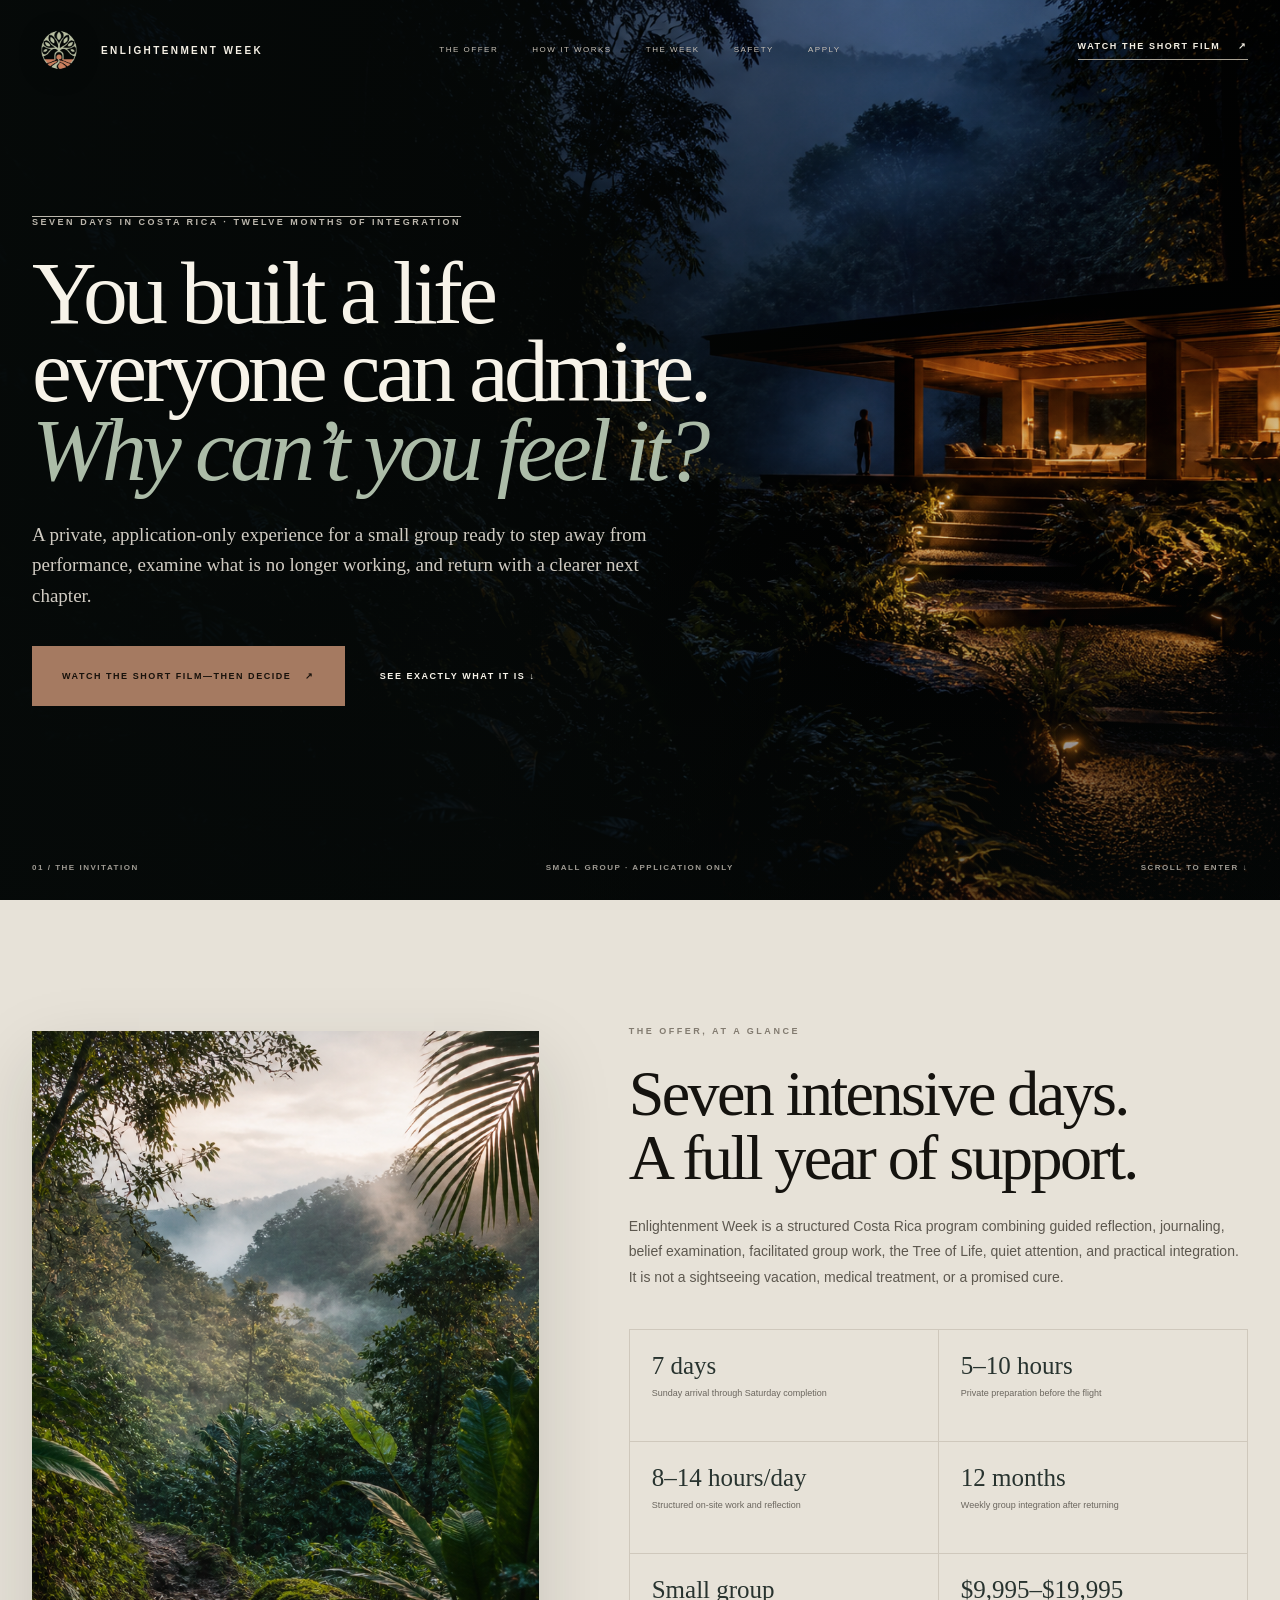
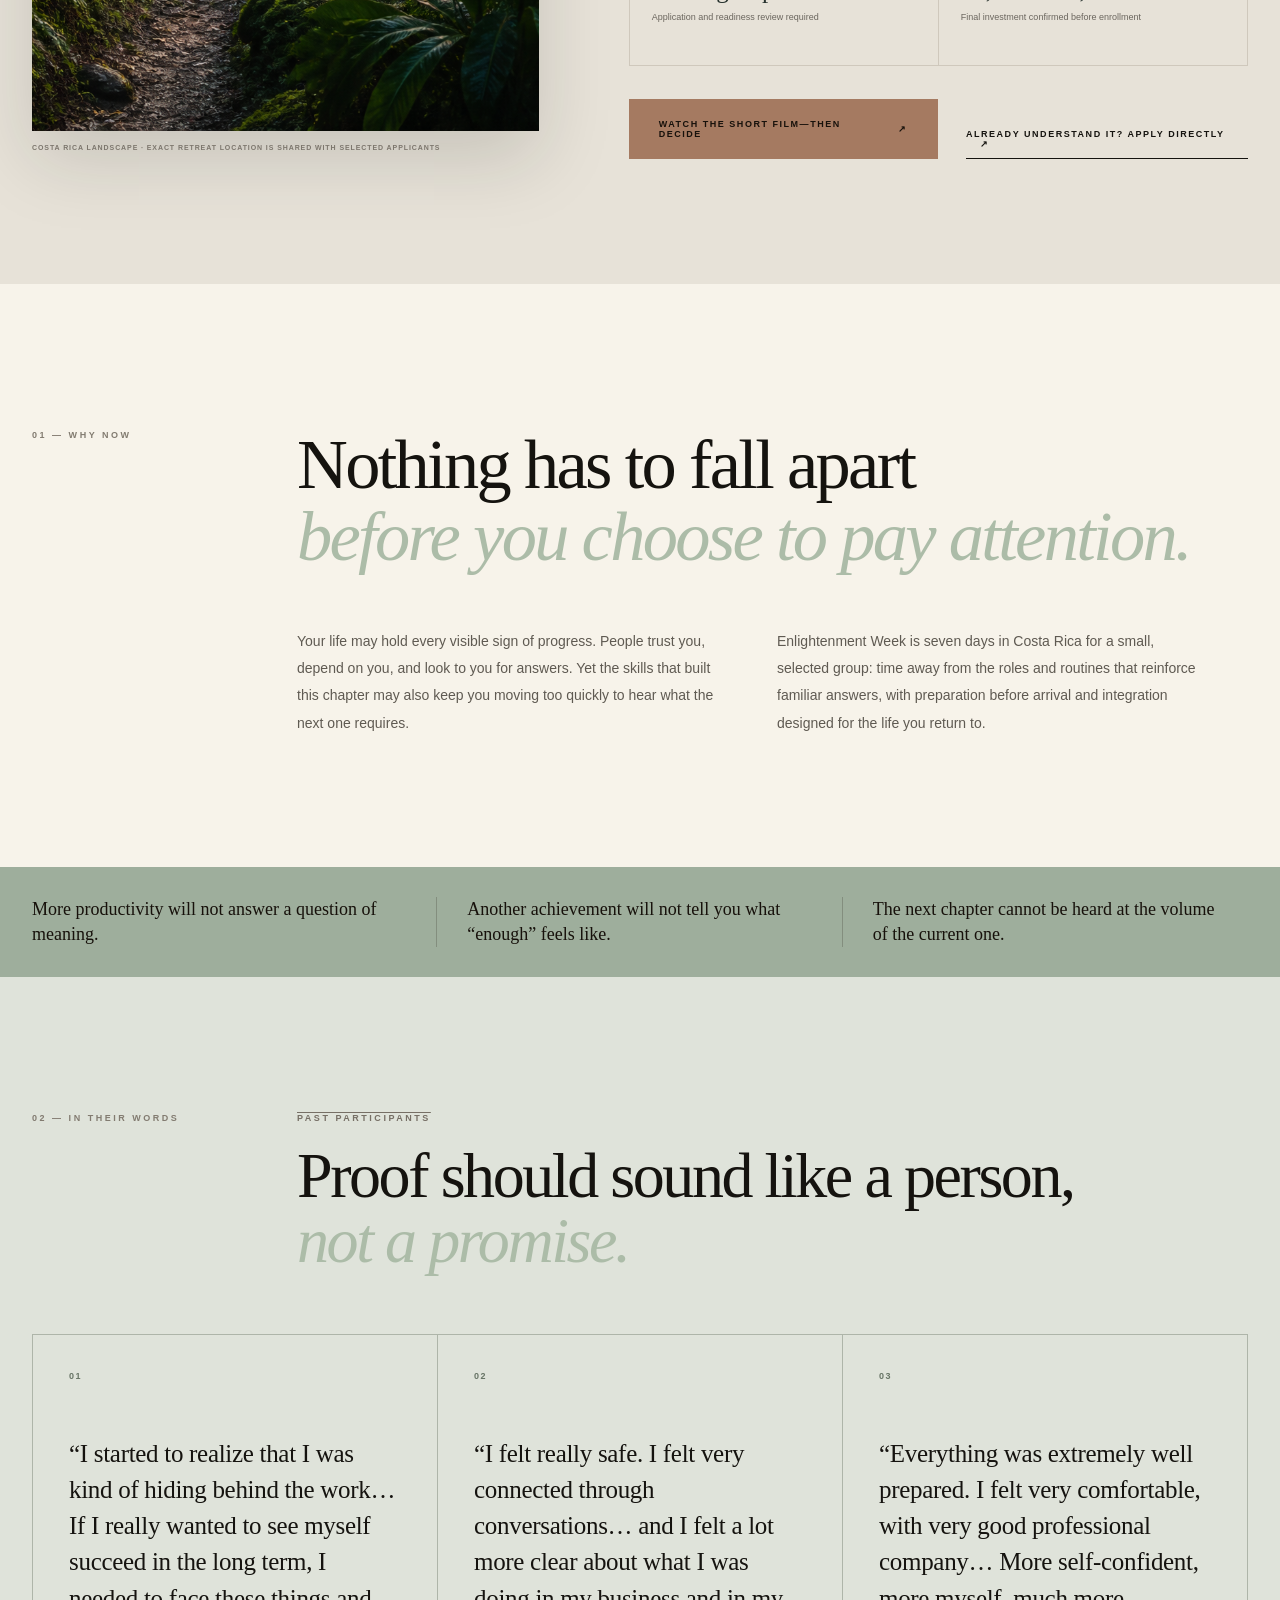
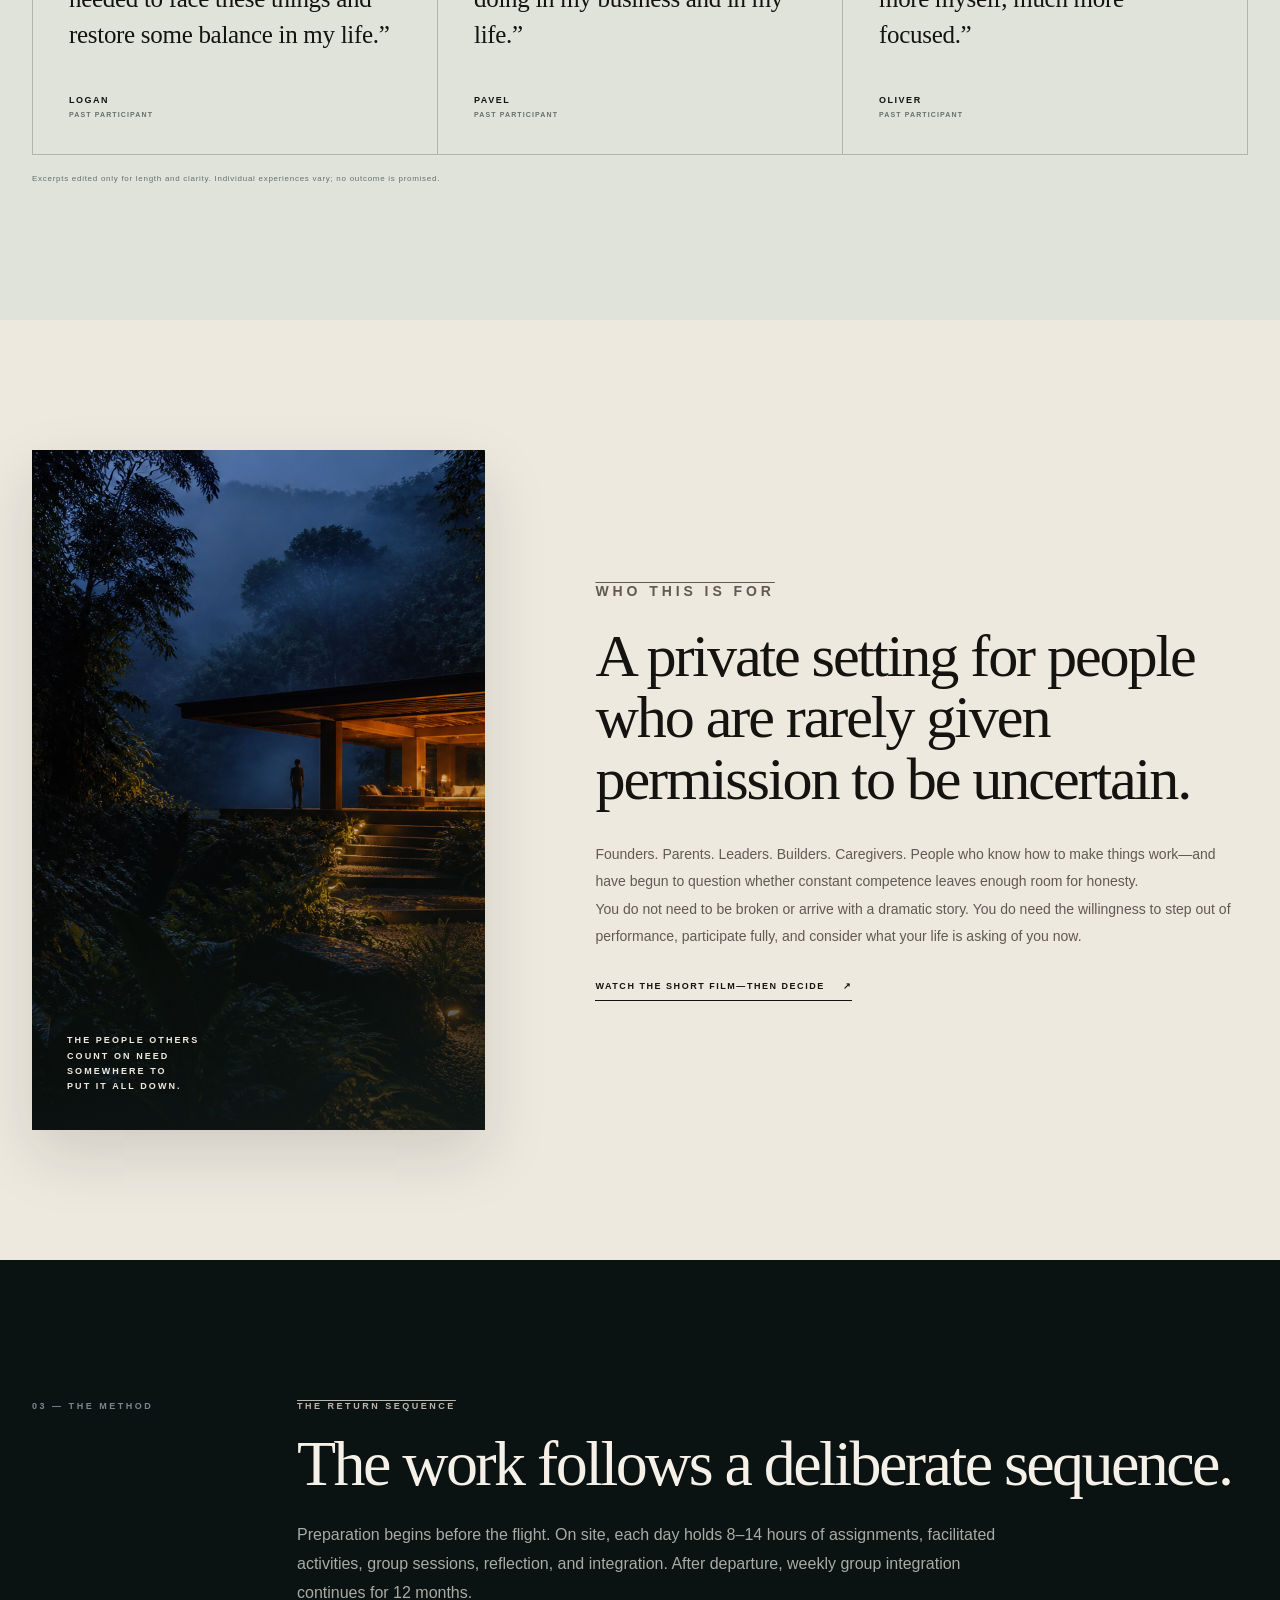
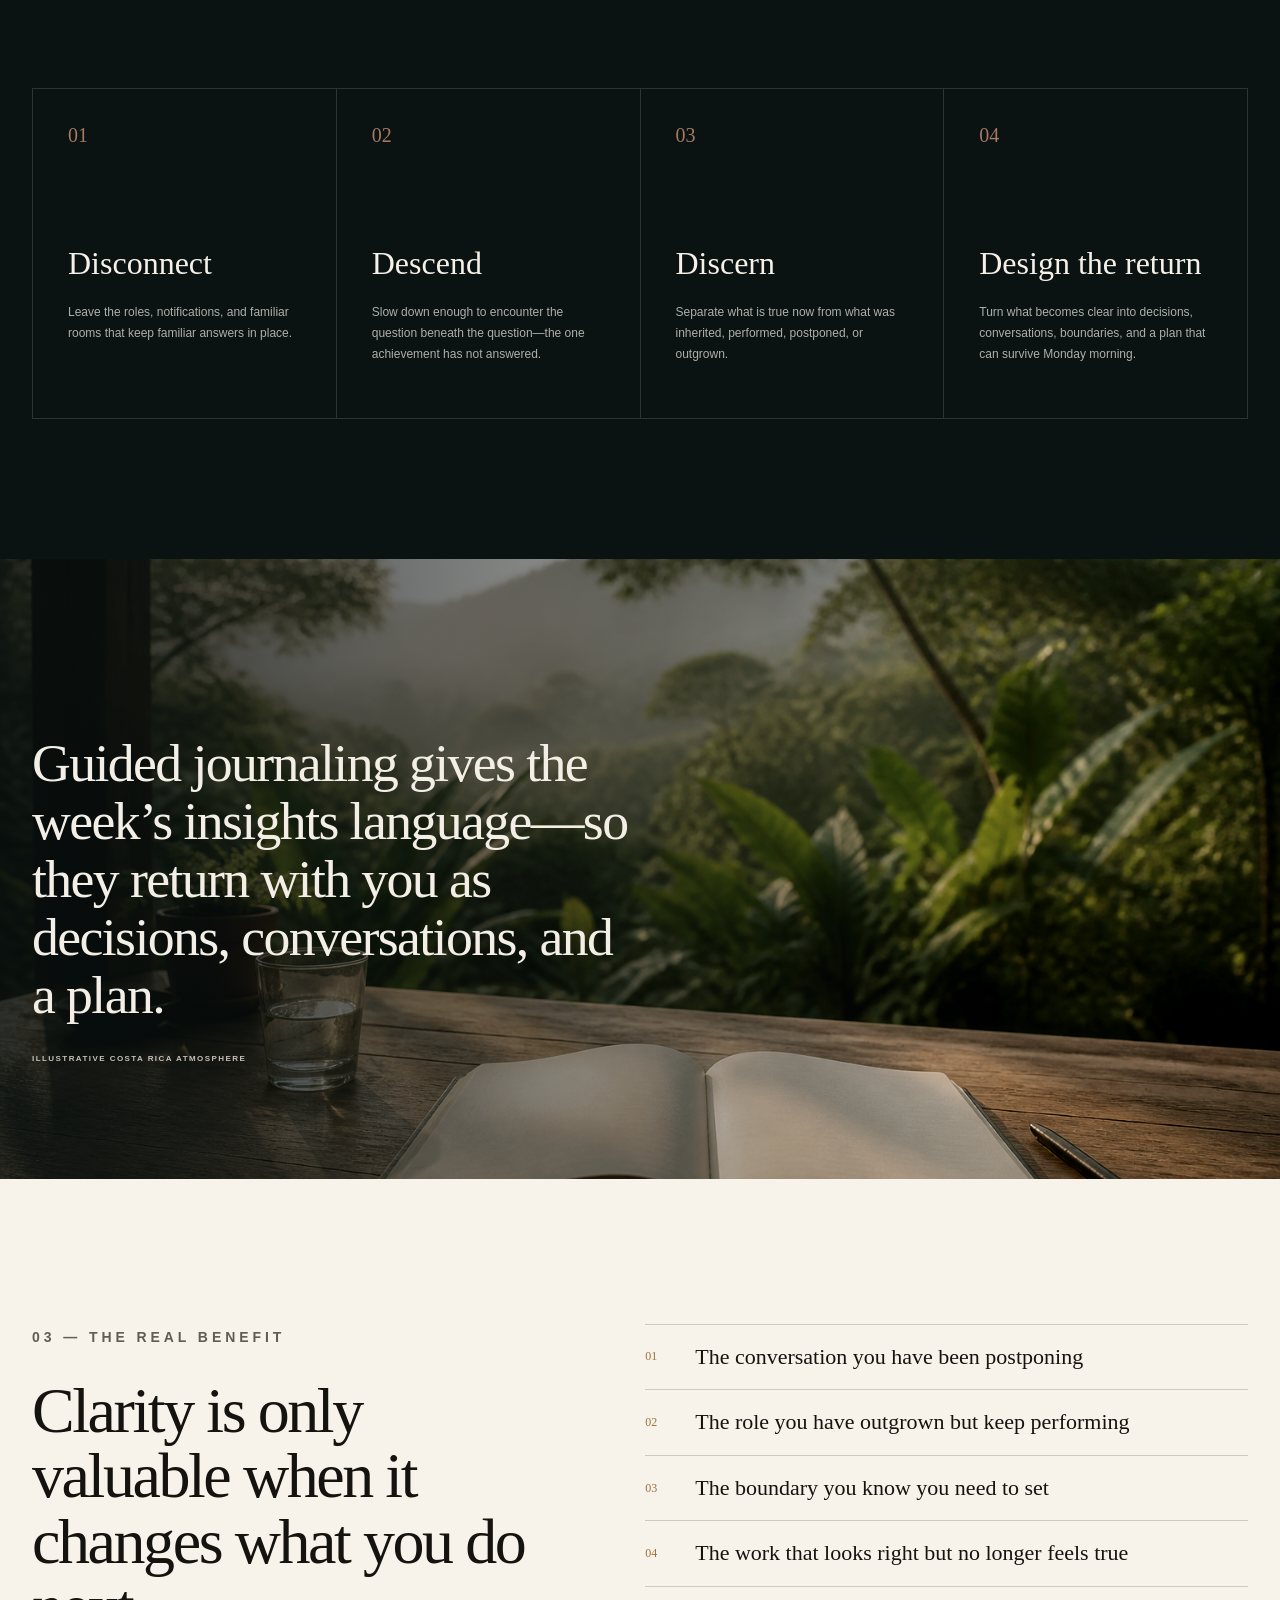
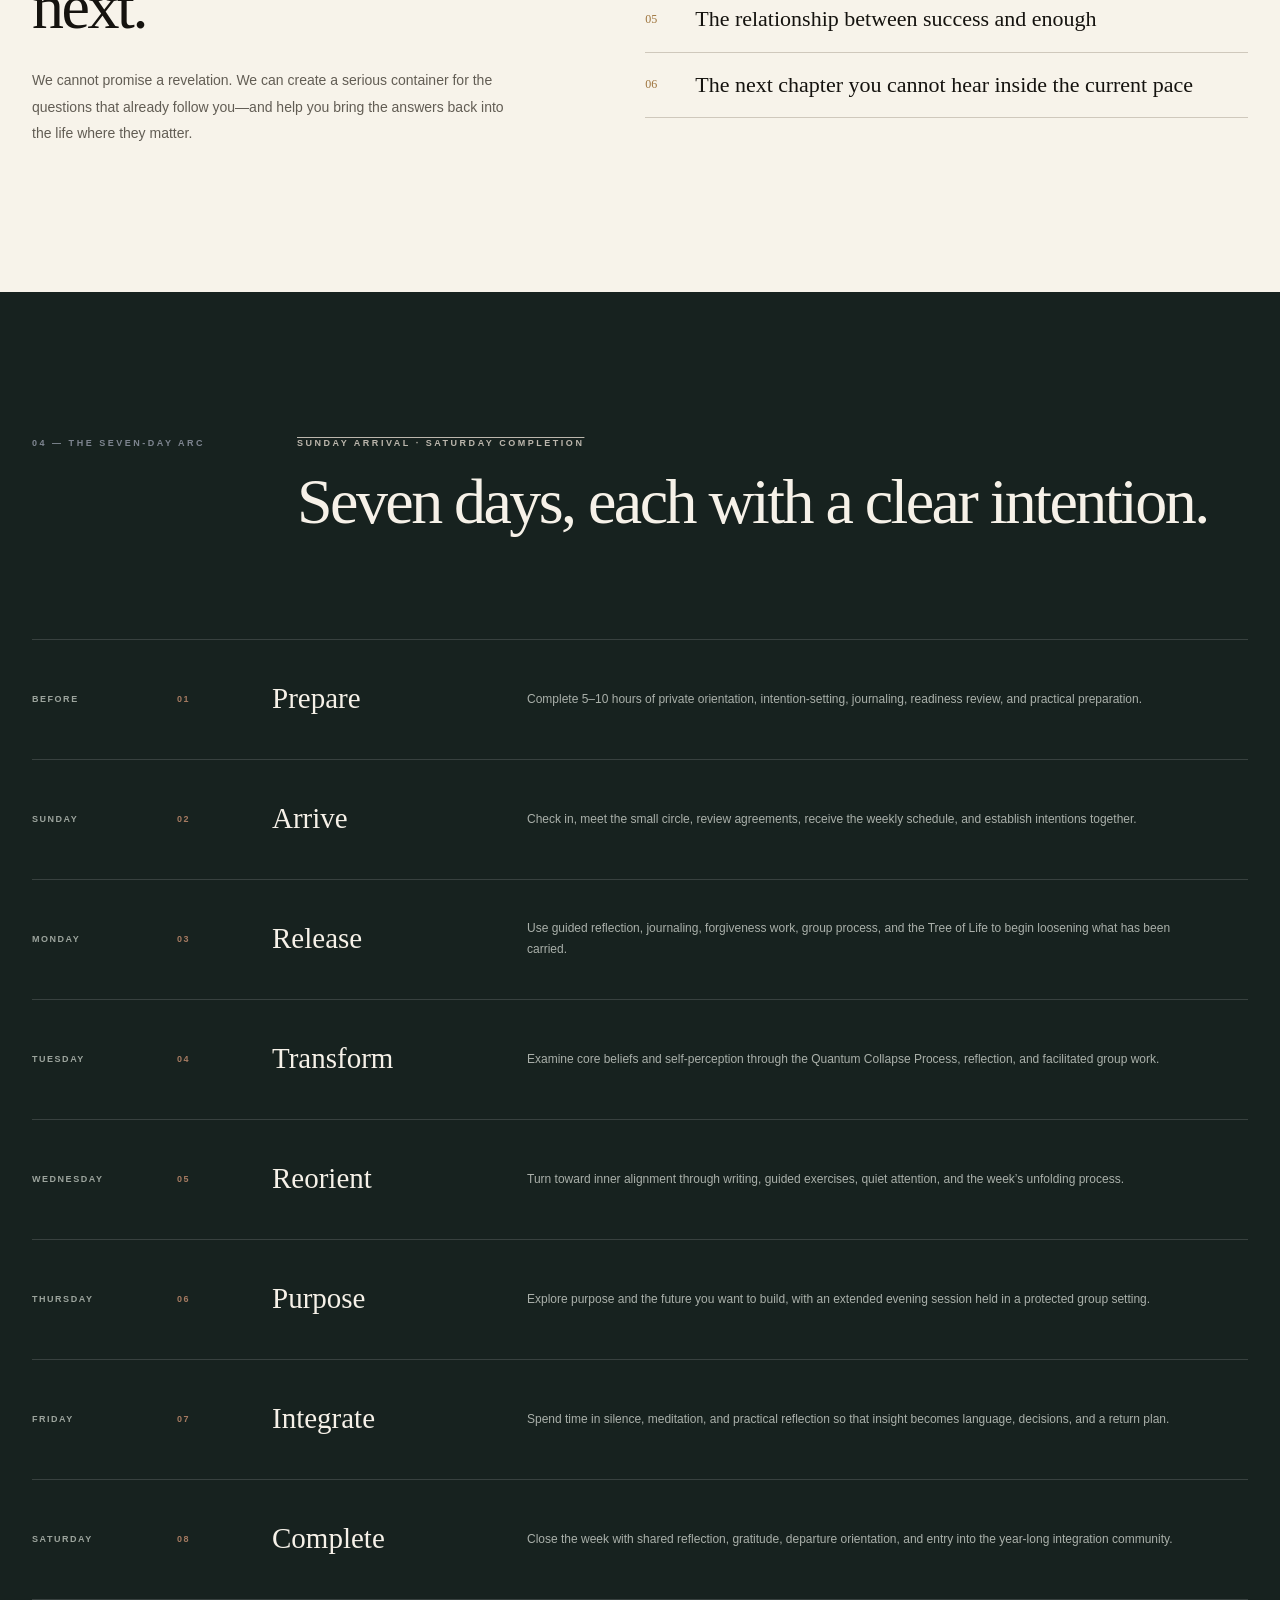
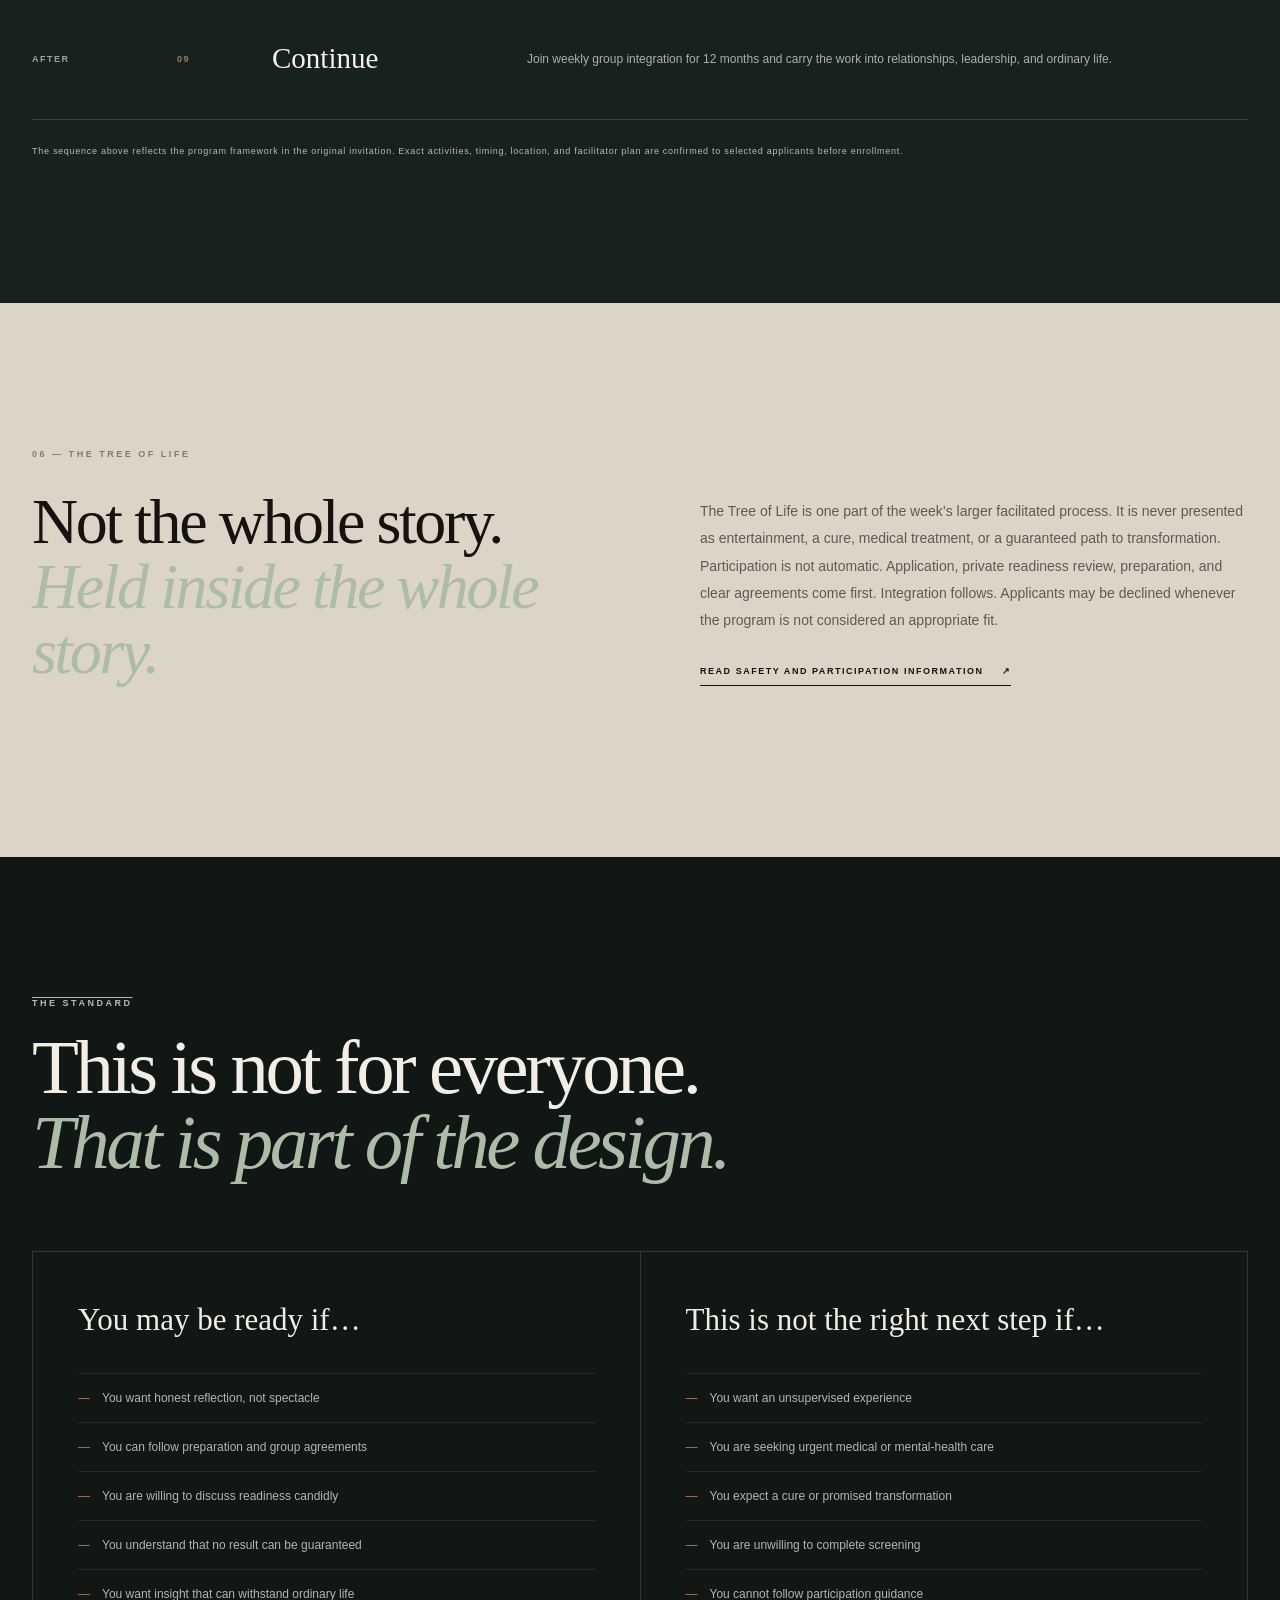
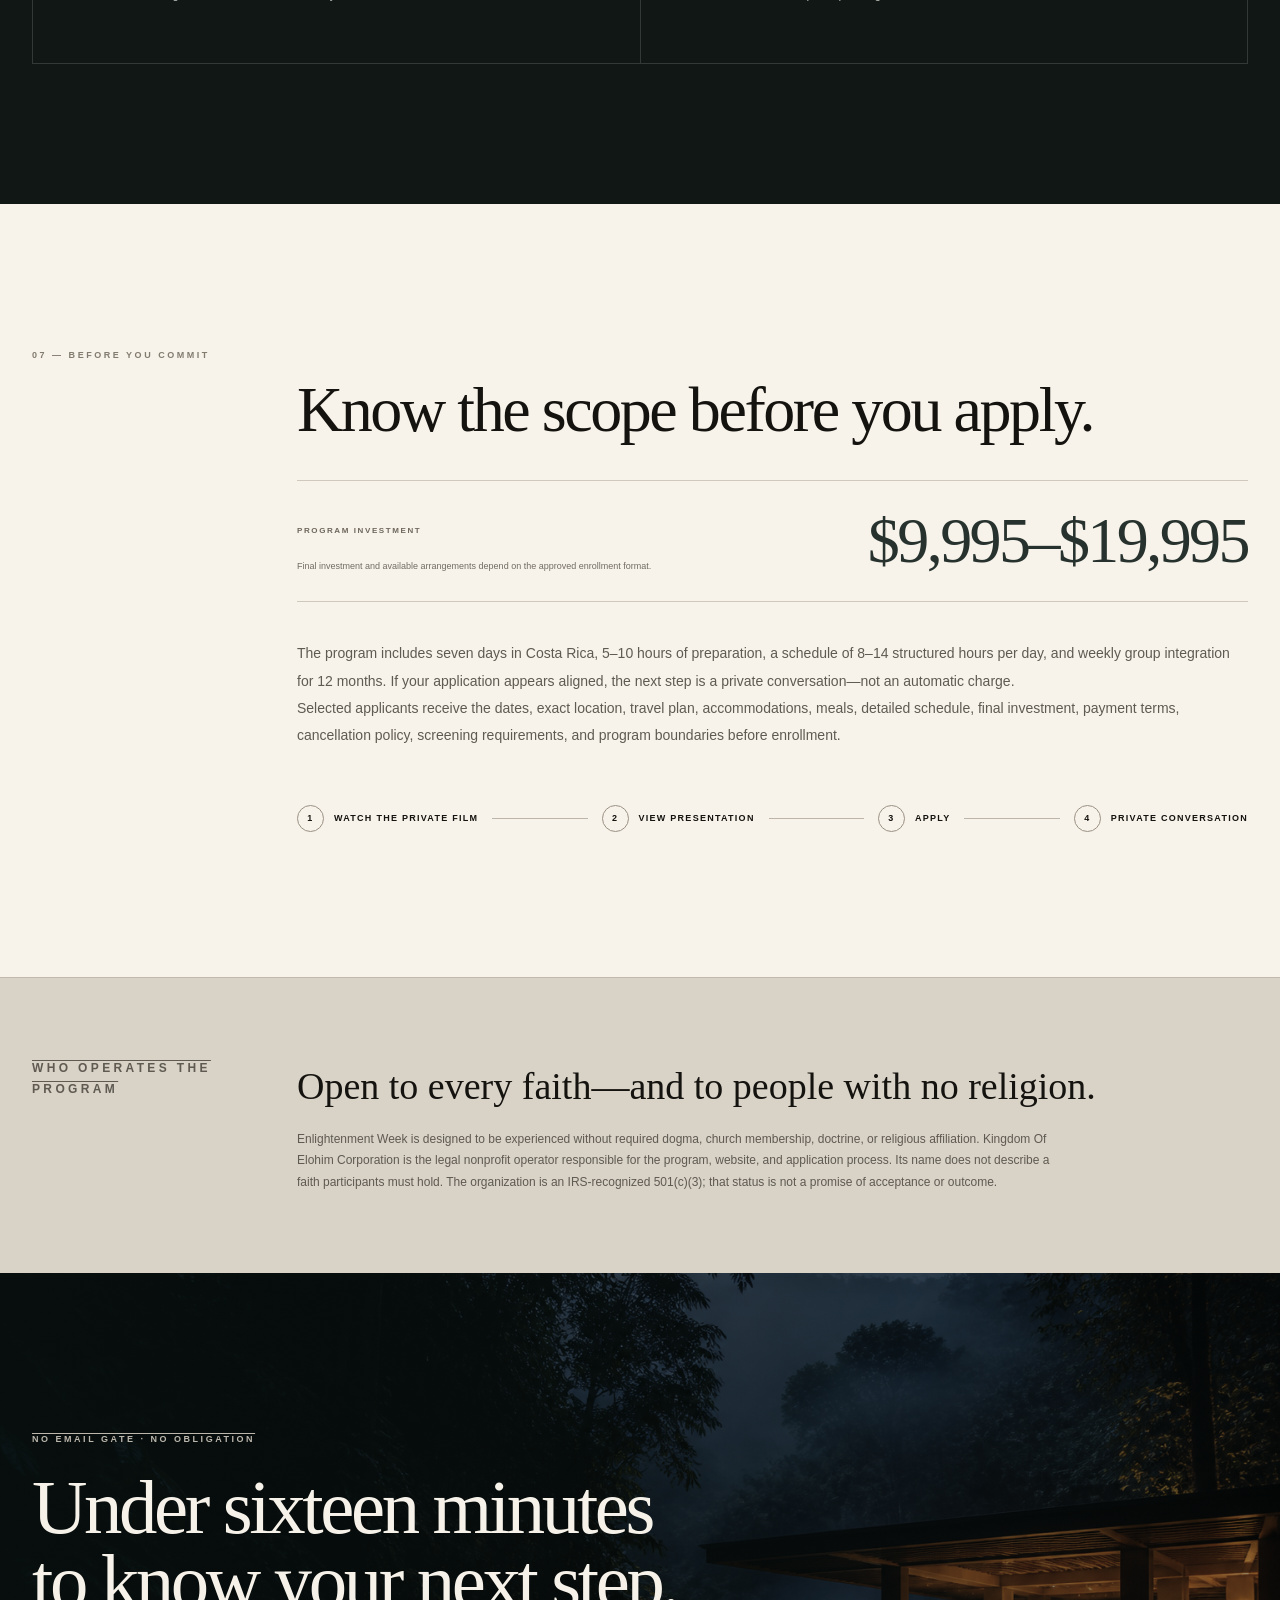
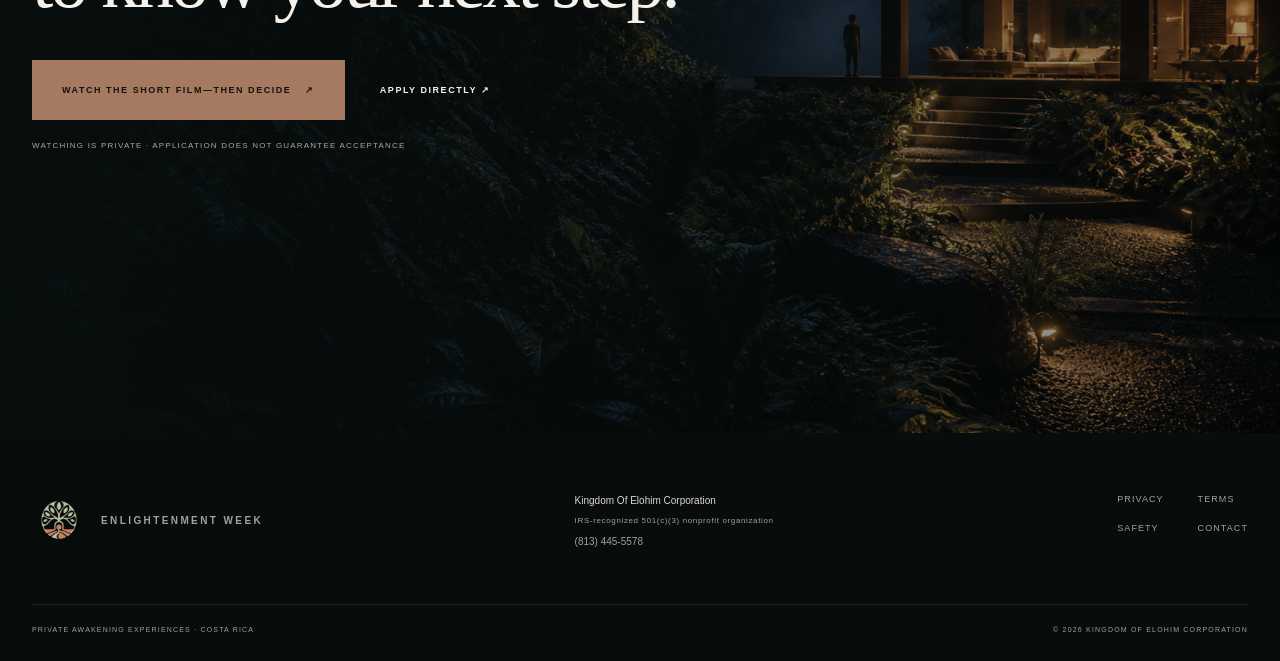
<file: index.html>
<!DOCTYPE html>
<html lang="en"><head><meta charset="utf-8"><meta name="viewport" content="width=device-width, initial-scale=1"><link rel="preload" href="/enlightenment-week-logo.png" as="image"><link rel="preload" href="/costa-rica-path.png" as="image"><link rel="preload" href="/costa-rica-journal.png" as="image"><link rel="stylesheet" href="/_next/static/css/index.CjOvw8y_.css" data-rsc-css-href="/_next/static/css/index.CjOvw8y_.css" data-precedence="vite-rsc/importer-resources"><link rel="modulepreload" fetchpriority="low" href="/_next/static/chunks/index-D5_8__HL.js"><script src="/_next/static/chunks/rolldown-runtime-C60lm6uB.js" type="module" async=""></script><script src="/_next/static/chunks/framework-BgSIrAUN.js" type="module" async=""></script><link rel="modulepreload" href="/_next/static/chunks/layout-segment-context-DgFdeHUC.js" crossorigin=""><script>Object.assign(((self[Symbol.for("vinext.navigationRuntime")]??={bootstrap:{routeManifest:null},functions:{}}).bootstrap.rsc??={rsc:[]}),{params:{},nav:{"pathname":"/","searchParams":[]}})</script><link rel="modulepreload" href="/_next/static/chunks/index-D5_8__HL.js">
<link rel="modulepreload" as="script" crossorigin="" href="/_next/static/chunks/rolldown-runtime-C60lm6uB.js"><link rel="modulepreload" as="script" crossorigin="" href="/_next/static/chunks/framework-BgSIrAUN.js"></head><body><main class="editorial-home"><section class="hero-cinema"><nav class="site-nav shell"><a href="/" class="wordmark"><img class="wordmark-emblem" src="/enlightenment-week-logo.png" alt=""><b>Enlightenment Week</b></a><div class="nav-menu"><a href="#offer">The offer</a><a href="#method">How it works</a><a href="#week">The week</a><a href="/safety">Safety</a><a href="/apply">Apply</a></div><a href="/film" class="nav-action">Watch the short film <span>↗</span></a></nav><div class="hero-image" aria-hidden="true"></div><div class="hero-veil"></div><div class="hero-main shell"><p class="overline light">SEVEN DAYS IN COSTA RICA · TWELVE MONTHS OF INTEGRATION</p><h1>You built a life<br>everyone can admire.<br><em>Why can’t you feel it?</em></h1><p class="hero-deck">A private, application-only experience for a small group ready to step away from performance, examine what is no longer working, and return with a clearer next chapter.</p><div class="hero-ctas"><a href="/film" class="cta amber">Watch the short film—then decide <span>↗</span></a><a href="#offer" class="quiet-link">See exactly what it is <span>↓</span></a></div></div><div class="hero-index shell"><span>01 / THE INVITATION</span><span>SMALL GROUP · APPLICATION ONLY</span><span>SCROLL TO ENTER ↓</span></div></section><section class="offer-snapshot" id="offer"><div class="shell offer-layout"><figure><img src="/costa-rica-path.png" alt="A path through a misty Costa Rican rainforest"><figcaption>Costa Rica landscape · Exact retreat location is shared with selected applicants</figcaption></figure><div><p class="section-number">THE OFFER, AT A GLANCE</p><h2>Seven intensive days.<br>A full year of support.</h2><p class="offer-lead">Enlightenment Week is a structured Costa Rica program combining guided reflection, journaling, belief examination, facilitated group work, the Tree of Life, quiet attention, and practical integration. It is not a sightseeing vacation, medical treatment, or a promised cure.</p><div class="fact-grid"><div><b>7 days</b><span>Sunday arrival through Saturday completion</span></div><div><b>5–10 hours</b><span>Private preparation before the flight</span></div><div><b>8–14 hours/day</b><span>Structured on-site work and reflection</span></div><div><b>12 months</b><span>Weekly group integration after returning</span></div><div><b>Small group</b><span>Application and readiness review required</span></div><div><b>$9,995–$19,995</b><span>Final investment confirmed before enrollment</span></div></div><div class="offer-actions"><a href="/film" class="cta amber">Watch the short film—then decide <span>↗</span></a><a href="/apply" class="text-cta">Already understand it? Apply directly <span>↗</span></a></div></div></div></section><section class="opening-statement" id="why"><div class="shell statement-grid"><p class="section-number">01 — WHY NOW</p><div><h2>Nothing has to fall apart<br><em>before you choose to pay attention.</em></h2><div class="two-copy"><p>Your life may hold every visible sign of progress. People trust you, depend on you, and look to you for answers. Yet the skills that built this chapter may also keep you moving too quickly to hear what the next one requires.</p><p>Enlightenment Week is seven days in Costa Rica for a small, selected group: time away from the roles and routines that reinforce familiar answers, with preparation before arrival and integration designed for the life you return to.</p></div></div></div></section><section class="truth-band"><div class="shell"><p>More productivity will not answer a question of meaning.</p><p>Another achievement will not tell you what “enough” feels like.</p><p>The next chapter cannot be heard at the volume of the current one.</p></div></section><section class="testimonials"><div class="shell"><div class="proof-heading"><p class="section-number">02 — IN THEIR WORDS</p><div><p class="overline">PAST PARTICIPANTS</p><h2>Proof should sound like a person,<br><em>not a promise.</em></h2></div></div><div class="testimonial-grid"><figure><span>0<!-- -->1</span><blockquote>“<!-- -->I started to realize that I was kind of hiding behind the work… If I really wanted to see myself succeed in the long term, I needed to face these things and restore some balance in my life.<!-- -->”</blockquote><figcaption><b>Logan</b><small>Past participant</small></figcaption></figure><figure><span>0<!-- -->2</span><blockquote>“<!-- -->I felt really safe. I felt very connected through conversations… and I felt a lot more clear about what I was doing in my business and in my life.<!-- -->”</blockquote><figcaption><b>Pavel</b><small>Past participant</small></figcaption></figure><figure><span>0<!-- -->3</span><blockquote>“<!-- -->Everything was extremely well prepared. I felt very comfortable, with very good professional company… More self-confident, more myself, much more focused.<!-- -->”</blockquote><figcaption><b>Oliver</b><small>Past participant</small></figcaption></figure></div><p class="quote-note">Excerpts edited only for length and clarity. Individual experiences vary; no outcome is promised.</p></div></section><section class="identity-section"><div class="shell identity-grid"><div class="portrait-panel"><span>THE PEOPLE OTHERS<br>COUNT ON NEED<br>SOMEWHERE TO<br>PUT IT ALL DOWN.</span></div><div><p class="overline">WHO THIS IS FOR</p><h2>A private setting for people who are rarely given permission to be uncertain.</h2><p>Founders. Parents. Leaders. Builders. Caregivers. People who know how to make things work—and have begun to question whether constant competence leaves enough room for honesty.</p><p>You do not need to be broken or arrive with a dramatic story. You do need the willingness to step out of performance, participate fully, and consider what your life is asking of you now.</p><a href="/film" class="text-cta">Watch the short film—then decide <span>↗</span></a></div></div></section><section class="mechanism" id="method"><div class="shell"><div class="mechanism-head"><p class="section-number invert">03 — THE METHOD</p><div><p class="overline light">THE RETURN SEQUENCE</p><h2>The work follows a deliberate sequence.</h2><p>Preparation begins before the flight. On site, each day holds 8–14 hours of assignments, facilitated activities, group sessions, reflection, and integration. After departure, weekly group integration continues for 12 months.</p></div></div><div class="sequence-grid"><article><b>01</b><h3>Disconnect</h3><p>Leave the roles, notifications, and familiar rooms that keep familiar answers in place.</p></article><article><b>02</b><h3>Descend</h3><p>Slow down enough to encounter the question beneath the question—the one achievement has not answered.</p></article><article><b>03</b><h3>Discern</h3><p>Separate what is true now from what was inherited, performed, postponed, or outgrown.</p></article><article><b>04</b><h3>Design the return</h3><p>Turn what becomes clear into decisions, conversations, boundaries, and a plan that can survive Monday morning.</p></article></div></div></section><section class="process-image"><img src="/costa-rica-journal.png" alt="An open journal overlooking a tropical landscape"><div class="shell"><p>Guided journaling gives the week’s insights language—so they return with you as decisions, conversations, and a plan.</p><span>Illustrative Costa Rica atmosphere</span></div></section><section class="outcomes"><div class="shell outcome-grid"><div><p class="section-number">03 — THE REAL BENEFIT</p><h2>Clarity is only valuable when it changes what you do next.</h2><p>We cannot promise a revelation. We can create a serious container for the questions that already follow you—and help you bring the answers back into the life where they matter.</p></div><div class="decision-list"><div><span>0<!-- -->1</span><p>The conversation you have been postponing</p></div><div><span>0<!-- -->2</span><p>The role you have outgrown but keep performing</p></div><div><span>0<!-- -->3</span><p>The boundary you know you need to set</p></div><div><span>0<!-- -->4</span><p>The work that looks right but no longer feels true</p></div><div><span>0<!-- -->5</span><p>The relationship between success and enough</p></div><div><span>0<!-- -->6</span><p>The next chapter you cannot hear inside the current pace</p></div></div></div></section><section class="week-arc" id="week"><div class="shell"><div class="arc-heading"><p class="section-number invert">04 — THE SEVEN-DAY ARC</p><div><p class="overline light">SUNDAY ARRIVAL · SATURDAY COMPLETION</p><h2>Seven days, each with a clear intention.</h2></div></div><div class="arc-list"><article><span>Before</span><b>01</b><h3>Prepare</h3><p>Complete 5–10 hours of private orientation, intention-setting, journaling, readiness review, and practical preparation.</p></article><article><span>Sunday</span><b>02</b><h3>Arrive</h3><p>Check in, meet the small circle, review agreements, receive the weekly schedule, and establish intentions together.</p></article><article><span>Monday</span><b>03</b><h3>Release</h3><p>Use guided reflection, journaling, forgiveness work, group process, and the Tree of Life to begin loosening what has been carried.</p></article><article><span>Tuesday</span><b>04</b><h3>Transform</h3><p>Examine core beliefs and self-perception through the Quantum Collapse Process, reflection, and facilitated group work.</p></article><article><span>Wednesday</span><b>05</b><h3>Reorient</h3><p>Turn toward inner alignment through writing, guided exercises, quiet attention, and the week’s unfolding process.</p></article><article><span>Thursday</span><b>06</b><h3>Purpose</h3><p>Explore purpose and the future you want to build, with an extended evening session held in a protected group setting.</p></article><article><span>Friday</span><b>07</b><h3>Integrate</h3><p>Spend time in silence, meditation, and practical reflection so that insight becomes language, decisions, and a return plan.</p></article><article><span>Saturday</span><b>08</b><h3>Complete</h3><p>Close the week with shared reflection, gratitude, departure orientation, and entry into the year-long integration community.</p></article><article><span>After</span><b>09</b><h3>Continue</h3><p>Join weekly group integration for 12 months and carry the work into relationships, leadership, and ordinary life.</p></article></div><p class="fineprint light-copy">The sequence above reflects the program framework in the original invitation. Exact activities, timing, location, and facilitator plan are confirmed to selected applicants before enrollment.</p></div></section><section class="tree-editorial"><div class="shell tree-layout"><div><p class="section-number">06 — THE TREE OF LIFE</p><h2>Not the whole story.<br><em>Held inside the whole story.</em></h2></div><div class="tree-copy"><p>The Tree of Life is one part of the week’s larger facilitated process. It is never presented as entertainment, a cure, medical treatment, or a guaranteed path to transformation.</p><p>Participation is not automatic. Application, private readiness review, preparation, and clear agreements come first. Integration follows. Applicants may be declined whenever the program is not considered an appropriate fit.</p><a href="/safety" class="text-cta">Read safety and participation information <span>↗</span></a></div></div></section><section class="selection"><div class="shell"><p class="overline light">THE STANDARD</p><h2>This is not for everyone.<br><em>That is part of the design.</em></h2><div class="selection-grid"><div><h3>You may be ready if…</h3><ul><li>You want honest reflection, not spectacle</li><li>You can follow preparation and group agreements</li><li>You are willing to discuss readiness candidly</li><li>You understand that no result can be guaranteed</li><li>You want insight that can withstand ordinary life</li></ul></div><div><h3>This is not the right next step if…</h3><ul><li>You want an unsupervised experience</li><li>You are seeking urgent medical or mental-health care</li><li>You expect a cure or promised transformation</li><li>You are unwilling to complete screening</li><li>You cannot follow participation guidance</li></ul></div></div></div></section><section class="decision-section"><div class="shell decision-grid"><p class="section-number">07 — BEFORE YOU COMMIT</p><div><h2>Know the scope before you apply.</h2><div class="investment-callout"><span>PROGRAM INVESTMENT</span><strong>$9,995–$19,995</strong><small>Final investment and available arrangements depend on the approved enrollment format.</small></div><p>The program includes seven days in Costa Rica, 5–10 hours of preparation, a schedule of 8–14 structured hours per day, and weekly group integration for 12 months. If your application appears aligned, the next step is a private conversation—not an automatic charge.</p><p>Selected applicants receive the dates, exact location, travel plan, accommodations, meals, detailed schedule, final investment, payment terms, cancellation policy, screening requirements, and program boundaries before enrollment.</p><div class="process-line"><span><b>1</b>Watch the Private Film</span><i></i><span><b>2</b>View presentation</span><i></i><span><b>3</b>Apply</span><i></i><span><b>4</b>Private conversation</span></div></div></div></section><section class="nonprofit-note"><div class="shell"><p class="overline">WHO OPERATES THE PROGRAM</p><div><h2>Open to every faith—and to people with no religion.</h2><p>Enlightenment Week is designed to be experienced without required dogma, church membership, doctrine, or religious affiliation. Kingdom Of Elohim Corporation is the legal nonprofit operator responsible for the program, website, and application process. Its name does not describe a faith participants must hold. The organization is an IRS-recognized 501(c)(3); that status is not a promise of acceptance or outcome.</p></div></div></section><section class="closing"><div class="closing-image"></div><div class="closing-veil"></div><div class="shell closing-copy"><p class="overline light">NO EMAIL GATE · NO OBLIGATION</p><h2>Under sixteen minutes<br>to know your next step.</h2><div class="hero-ctas"><a href="/film" class="cta amber">Watch the short film—then decide <span>↗</span></a><a href="/apply" class="quiet-link">Apply directly <span>↗</span></a></div><p>Watching is private · Application does not guarantee acceptance</p></div></section><footer class="site-footer"><div class="shell footer-top"><a href="/" class="wordmark footer-wordmark"><img class="wordmark-emblem" src="/enlightenment-week-logo.png" alt=""><b>Enlightenment Week</b></a><div><b>Kingdom Of Elohim Corporation</b><small>IRS-recognized 501(c)(3) nonprofit organization</small><a href="tel:+18134455578">(813) 445-5578</a></div><nav><a href="/privacy">Privacy</a><a href="/terms">Terms</a><a href="/safety">Safety</a><a href="/contact">Contact</a></nav></div><div class="shell footer-bottom"><span>PRIVATE AWAKENING EXPERIENCES · COSTA RICA</span><span>© 2026 KINGDOM OF ELOHIM CORPORATION</span></div></footer></main><!--$--><!--/$--><div hidden=""><!--$--><div hidden=""><title>Enlightenment Week | A Private Awakening Experience</title><meta name="description" content="A private seven-day awakening experience for small, selected groups in Costa Rica."><meta property="og:title" content="Enlightenment Week"><meta property="og:description" content="A private 7-day awakening experience in Costa Rica."><meta property="og:image" content="https://enlightenment-week.zionofenoch614681.chatgpt.site/og.png"><meta property="og:image:width" content="1792"><meta property="og:image:height" content="928"><meta name="twitter:card" content="summary_large_image"><meta name="twitter:title" content="Enlightenment Week"><meta name="twitter:description" content="A private 7-day awakening experience in Costa Rica."><meta name="twitter:image" content="https://enlightenment-week.zionofenoch614681.chatgpt.site/og.png"><link rel="icon" href="/favicon.svg"></div><!--/$--></div><script>requestAnimationFrame(function(){$RT=performance.now()});</script><script type="module" src="/_next/static/chunks/index-D5_8__HL.js" id="_R_" async=""></script><script>$RB=[];$RV=function(a){$RT=performance.now();for(var b=0;b<a.length;b+=2){var c=a[b],e=a[b+1];null!==e.parentNode&&e.parentNode.removeChild(e);var f=c.parentNode;if(f){var g=c.previousSibling,h=0;do{if(c&&8===c.nodeType){var d=c.data;if("/$"===d||"/&"===d)if(0===h)break;else h--;else"$"!==d&&"$?"!==d&&"$~"!==d&&"$!"!==d&&"&"!==d||h++}d=c.nextSibling;f.removeChild(c);c=d}while(c);for(;e.firstChild;)f.insertBefore(e.firstChild,c);g.data="$";g._reactRetry&&requestAnimationFrame(g._reactRetry)}}a.length=0};
$RC=function(a,b){if(b=document.getElementById(b))(a=document.getElementById(a))?(a.previousSibling.data="$~",$RB.push(a,b),2===$RB.length&&("number"!==typeof $RT?requestAnimationFrame($RV.bind(null,$RB)):(a=performance.now(),setTimeout($RV.bind(null,$RB),2300>a&&2E3<a?2300-a:$RT+300-a)))):b.parentNode.removeChild(b)};$RC("B:0","S:0")</script><script>((self[Symbol.for("vinext.navigationRuntime")]??={bootstrap:{routeManifest:null},functions:{}}).bootstrap.rsc??={rsc:[]}).rsc.push("4:I[\"8c0f216c4604\",[],\"Children\",1]\n")</script><script>((self[Symbol.for("vinext.navigationRuntime")]??={bootstrap:{routeManifest:null},functions:{}}).bootstrap.rsc??={rsc:[]}).rsc.push("5:I[\"593f344dc510\",[],\"GlobalErrorBoundary\",1]\n")</script><script>((self[Symbol.for("vinext.navigationRuntime")]??={bootstrap:{routeManifest:null},functions:{}}).bootstrap.rsc??={rsc:[]}).rsc.push("6:I[\"0b874ad30386\",[],\"default\",1]\n")</script><script>((self[Symbol.for("vinext.navigationRuntime")]??={bootstrap:{routeManifest:null},functions:{}}).bootstrap.rsc??={rsc:[]}).rsc.push("7:I[\"593f344dc510\",[],\"ErrorBoundary\",1]\n")</script><script>((self[Symbol.for("vinext.navigationRuntime")]??={bootstrap:{routeManifest:null},functions:{}}).bootstrap.rsc??={rsc:[]}).rsc.push("8:I[\"15c18cfaeeff\",[],\"LayoutSegmentProvider\",1]\n")</script><script>((self[Symbol.for("vinext.navigationRuntime")]??={bootstrap:{routeManifest:null},functions:{}}).bootstrap.rsc??={rsc:[]}).rsc.push("9:I[\"8c0f216c4604\",[],\"Slot\",1]\n")</script><script>((self[Symbol.for("vinext.navigationRuntime")]??={bootstrap:{routeManifest:null},functions:{}}).bootstrap.rsc??={rsc:[]}).rsc.push("a:I[\"9276801271d6\",[],\"AppRouterScrollTarget\",1]\n")</script><script>((self[Symbol.for("vinext.navigationRuntime")]??={bootstrap:{routeManifest:null},functions:{}}).bootstrap.rsc??={rsc:[]}).rsc.push("b:I[\"593f344dc510\",[],\"RedirectBoundary\",1]\n")</script><script>((self[Symbol.for("vinext.navigationRuntime")]??={bootstrap:{routeManifest:null},functions:{}}).bootstrap.rsc??={rsc:[]}).rsc.push("c:\"$Sreact.suspense\"\n")</script><script>((self[Symbol.for("vinext.navigationRuntime")]??={bootstrap:{routeManifest:null},functions:{}}).bootstrap.rsc??={rsc:[]}).rsc.push(":HL[\"/_next/static/css/index.CjOvw8y_.css\",\"style\"     ]\n")</script><script>((self[Symbol.for("vinext.navigationRuntime")]??={bootstrap:{routeManifest:null},functions:{}}).bootstrap.rsc??={rsc:[]}).rsc.push("0:{\"__route\":\"route:/\",\"__interceptionContext\":null,\"__layoutIds\":[\"layout:/\"],\"__rootLayout\":\"/\",\"__sourcePage\":\"/page\",\"__vinext_streaming_metadata_body:route:/\":\"$L1\",\"__vinext_streaming_metadata_outlet:route:/\":\"$L2\",\"page:/\":\"$L3\",\"layout:/\":[[[[\"$\",\"link\",\"css:/_next/static/css/index.CjOvw8y_.css\",{\"rel\":\"stylesheet\",\"precedence\":\"vite-rsc/importer-resources\",\"href\":\"/_next/static/css/index.CjOvw8y_.css\",\"data-rsc-css-href\":\"/_next/static/css/index.CjOvw8y_.css\"}],\"$undefined\"],[\"$\",\"html\",null,{\"lang\":\"en\",\"children\":[\"$\",\"body\",null,{\"children\":[\"$\",\"$L4\",null,{}]}]}]],null],\"route:/\":[[[\"$\",\"meta\",null,{\"charSet\":\"utf-8\"}],null,[[\"$\",\"meta\",\"0\",{\"name\":\"viewport\",\"content\":\"width=device-width, initial-scale=1\"}]]],[\"$\",\"$L5\",null,{\"fallback\":\"$6\",\"children\":[\"$\",\"$L7\",null,{\"fallback\":\"$6\",\"children\":[\"$\",\"$L8\",null,{\"providerId\":\"layout:/\",\"segmentMap\":{\"children\":[]},\"children\":[\"$\",\"$L9\",null,{\"id\":\"layout:/\",\"parallelSlots\":\"$undefined\",\"children\":[\"$\",\"$La\",null,{\"children\":[\"$\",\"$Lb\",null,{\"children\":[[\"$\",\"$L8\",null,{\"providerId\":\"page:/\",\"segmentMap\":{\"children\":[\"__PAGE__\"]},\"children\":[\"$\",\"$L9\",null,{\"id\":\"page:/\"}]}],[\"$\",\"$c\",null,{\"fallback\":null,\"children\":[\"$\",\"$L9\",null,{\"id\":\"__vinext_streaming_metadata_outlet:route:/\"}]}]]}]}]}]}]}]}],null,[\"$\",\"div\",null,{\"hidden\":true,\"children\":[\"$\",\"$c\",null,{\"fallback\":null,\"children\":[\"$\",\"$L9\",null,{\"id\":\"__vinext_streaming_metadata_body:route:/\"}]}]}]],\"__layoutFlags\":{\"layout:/\":\"s\"},\"__artifactCompatibility\":{\"schemaVersion\":1,\"graphVersion\":\"app-route-graph:1177fd80f83fa7b0\",\"deploymentVersion\":\"8bfc5e53-1007-4ccd-8a83-0d3e4f94074e\",\"appElementsSchemaVersion\":1,\"rscPayloadSchemaVersion\":1,\"rootBoundaryId\":\"/\",\"renderEpoch\":null},\"__renderObservation\":{\"schemaVersion\":1,\"output\":{\"kind\":\"app-rsc\",\"mountedSlotsFingerprint\":null,\"renderEpoch\":null,\"rootBoundaryId\":\"/\",\"routeId\":\"route:/\"},\"completeness\":\"partial\",\"boundaryOutcome\":{\"kind\":\"unknown\"},\"requestApis\":[{\"kind\":\"connection\",\"status\":\"unknown\"},{\"kind\":\"cookies\",\"status\":\"unknown\"},{\"kind\":\"draftMode\",\"status\":\"unknown\"},{\"kind\":\"headers\",\"status\":\"observed\"},{\"kind\":\"params\",\"status\":\"unknown\"},{\"kind\":\"searchParams\",\"status\":\"unknown\"}],\"dynamicFetches\":[],\"cacheTags\":[\"/\",\"_N_T_/\",\"_N_T_/index\",\"_N_T_/layout\",\"_N_T_/page\"],\"pathTags\":[\"/\"],\"cacheability\":\"unknown\",\"downgrade\":{\"target\":\"freshRender\",\"reasons\":[{\"code\":\"CP_DOWNGRADE_CACHEABILITY_UNKNOWN\",\"target\":\"freshRender\"},{\"code\":\"CP_DOWNGRADE_INCOMPLETE_OBSERVATION\",\"completeness\":\"partial\",\"target\":\"freshRender\"},{\"code\":\"CP_DOWNGRADE_UNKNOWN_REQUEST_API\",\"requestApi\":\"connection\",\"target\":\"freshRender\"},{\"code\":\"CP_DOWNGRADE_UNKNOWN_REQUEST_API\",\"requestApi\":\"cookies\",\"target\":\"freshRender\"},{\"code\":\"CP_DOWNGRADE_UNKNOWN_REQUEST_API\",\"requestApi\":\"draftMode\",\"target\":\"freshRender\"},{\"code\":\"CP_DOWNGRADE_PRIVATE_REQUEST_API\",\"requestApi\":\"headers\",\"target\":\"private\"},{\"code\":\"CP_DOWNGRADE_UNKNOWN_REQUEST_API\",\"requestApi\":\"params\",\"target\":\"freshRender\"},{\"code\":\"CP_DOWNGRADE_UNKNOWN_REQUEST_API\",\"requestApi\":\"searchParams\",\"target\":\"freshRender\"}],\"fallback\":{\"kind\":\"breakerFallback\",\"code\":\"CP_PRIVATE_DYNAMIC_DOWNGRADE\",\"mode\":\"renderFresh\",\"scope\":\"affectedOutput\",\"fields\":{\"reasonCodes\":[\"CP_DOWNGRADE_CACHEABILITY_UNKNOWN\",\"CP_DOWNGRADE_INCOMPLETE_OBSERVATION\",\"CP_DOWNGRADE_UNKNOWN_REQUEST_API\",\"CP_DOWNGRADE_UNKNOWN_REQUEST_API\",\"CP_DOWNGRADE_UNKNOWN_REQUEST_API\",\"CP_DOWNGRADE_PRIVATE_REQUEST_API\",\"CP_DOWNGRADE_UNKNOWN_REQUEST_API\",\"CP_DOWNGRADE_UNKNOWN_REQUEST_API\"],\"target\":\"freshRender\"}},\"isPublicCacheCandidate\":false}}}\n")</script><script>((self[Symbol.for("vinext.navigationRuntime")]??={bootstrap:{routeManifest:null},functions:{}}).bootstrap.rsc??={rsc:[]}).rsc.push("1:[\"$\",\"div\",null,{\"hidden\":true,\"dangerouslySetInnerHTML\":{\"__html\":\"\u003ctitle\u003eEnlightenment Week | A Private Awakening Experience\u003c/title\u003e\u003cmeta name=\\\"description\\\" content=\\\"A private seven-day awakening experience for small, selected groups in Costa Rica.\\\"\u003e\u003cmeta property=\\\"og:title\\\" content=\\\"Enlightenment Week\\\"\u003e\u003cmeta property=\\\"og:description\\\" content=\\\"A private 7-day awakening experience in Costa Rica.\\\"\u003e\u003cmeta property=\\\"og:image\\\" content=\\\"https://enlightenment-week.zionofenoch614681.chatgpt.site/og.png\\\"\u003e\u003cmeta property=\\\"og:image:width\\\" content=\\\"1792\\\"\u003e\u003cmeta property=\\\"og:image:height\\\" content=\\\"928\\\"\u003e\u003cmeta name=\\\"twitter:card\\\" content=\\\"summary_large_image\\\"\u003e\u003cmeta name=\\\"twitter:title\\\" content=\\\"Enlightenment Week\\\"\u003e\u003cmeta name=\\\"twitter:description\\\" content=\\\"A private 7-day awakening experience in Costa Rica.\\\"\u003e\u003cmeta name=\\\"twitter:image\\\" content=\\\"https://enlightenment-week.zionofenoch614681.chatgpt.site/og.png\\\"\u003e\u003clink rel=\\\"icon\\\" href=\\\"/favicon.svg\\\"\u003e\"}}]\n")</script><script>((self[Symbol.for("vinext.navigationRuntime")]??={bootstrap:{routeManifest:null},functions:{}}).bootstrap.rsc??={rsc:[]}).rsc.push("2:null\n")</script><script>((self[Symbol.for("vinext.navigationRuntime")]??={bootstrap:{routeManifest:null},functions:{}}).bootstrap.rsc??={rsc:[]}).rsc.push(":HL[\"/enlightenment-week-logo.png\",\"image\"]\n")</script><script>((self[Symbol.for("vinext.navigationRuntime")]??={bootstrap:{routeManifest:null},functions:{}}).bootstrap.rsc??={rsc:[]}).rsc.push(":HL[\"/costa-rica-path.png\",\"image\"]\n")</script><script>((self[Symbol.for("vinext.navigationRuntime")]??={bootstrap:{routeManifest:null},functions:{}}).bootstrap.rsc??={rsc:[]}).rsc.push("3:[\"$\",\"main\",null,{\"className\":\"editorial-home\",\"children\":[[\"$\",\"section\",null,{\"className\":\"hero-cinema\",\"children\":[[\"$\",\"nav\",null,{\"className\":\"site-nav shell\",\"children\":[[\"$\",\"a\",null,{\"href\":\"/\",\"className\":\"wordmark\",\"children\":[[\"$\",\"img\",null,{\"className\":\"wordmark-emblem\",\"src\":\"/enlightenment-week-logo.png\",\"alt\":\"\"}],[\"$\",\"b\",null,{\"children\":\"Enlightenment Week\"}]]}],[\"$\",\"div\",null,{\"className\":\"nav-menu\",\"children\":[[\"$\",\"a\",null,{\"href\":\"#offer\",\"children\":\"The offer\"}],[\"$\",\"a\",null,{\"href\":\"#method\",\"children\":\"How it works\"}],[\"$\",\"a\",null,{\"href\":\"#week\",\"children\":\"The week\"}],[\"$\",\"a\",null,{\"href\":\"/safety\",\"children\":\"Safety\"}],[\"$\",\"a\",null,{\"href\":\"/apply\",\"children\":\"Apply\"}]]}],[\"$\",\"a\",null,{\"href\":\"/film\",\"className\":\"nav-action\",\"children\":[\"Watch the short film \",[\"$\",\"span\",null,{\"children\":\"↗\"}]]}]]}],[\"$\",\"div\",null,{\"className\":\"hero-image\",\"aria-hidden\":\"true\"}],[\"$\",\"div\",null,{\"className\":\"hero-veil\"}],[\"$\",\"div\",null,{\"className\":\"hero-main shell\",\"children\":[[\"$\",\"p\",null,{\"className\":\"overline light\",\"children\":\"SEVEN DAYS IN COSTA RICA · TWELVE MONTHS OF INTEGRATION\"}],[\"$\",\"h1\",null,{\"children\":[\"You built a life\",[\"$\",\"br\",null,{}],\"everyone can admire.\",[\"$\",\"br\",null,{}],[\"$\",\"em\",null,{\"children\":\"Why can’t you feel it?\"}]]}],[\"$\",\"p\",null,{\"className\":\"hero-deck\",\"children\":\"A private, application-only experience for a small group ready to step away from performance, examine what is no longer working, and return with a clearer next chapter.\"}],[\"$\",\"div\",null,{\"className\":\"hero-ctas\",\"children\":[[\"$\",\"a\",null,{\"href\":\"/film\",\"className\":\"cta amber\",\"children\":[\"Watch the short film—then decide \",[\"$\",\"span\",null,{\"children\":\"↗\"}]]}],[\"$\",\"a\",null,{\"href\":\"#offer\",\"className\":\"quiet-link\",\"children\":[\"See exactly what it is \",[\"$\",\"span\",null,{\"children\":\"↓\"}]]}]]}]]}],[\"$\",\"div\",null,{\"className\":\"hero-index shell\",\"children\":[[\"$\",\"span\",null,{\"children\":\"01 / THE INVITATION\"}],[\"$\",\"span\",null,{\"children\":\"SMALL GROUP · APPLICATION ONLY\"}],[\"$\",\"span\",null,{\"children\":\"SCROLL TO ENTER ↓\"}]]}]]}],[\"$\",\"section\",null,{\"className\":\"offer-snapshot\",\"id\":\"offer\",\"children\":[\"$\",\"div\",null,{\"className\":\"shell offer-layout\",\"children\":[[\"$\",\"figure\",null,{\"children\":[[\"$\",\"img\",null,{\"src\":\"/costa-rica-path.png\",\"alt\":\"A path through a misty Costa Rican rainforest\"}],[\"$\",\"figcaption\",null,{\"children\":\"Costa Rica landscape · Exact retreat location is shared with selected applicants\"}]]}],[\"$\",\"div\",null,{\"children\":[[\"$\",\"p\",null,{\"className\":\"section-number\",\"children\":\"THE OFFER, AT A GLANCE\"}],[\"$\",\"h2\",null,{\"children\":[\"Seven intensive days.\",[\"$\",\"br\",null,{}],\"A full year of support.\"]}],[\"$\",\"p\",null,{\"className\":\"offer-lead\",\"children\":\"Enlightenment Week is a structured Costa Rica program combining guided reflection, journaling, belief examination, facilitated group work, the Tree of Life, quiet attention, and practical integration. It is not a sightseeing vacation, medical treatment, or a promised cure.\"}],[\"$\",\"div\",null,{\"className\":\"fact-grid\",\"children\":[[\"$\",\"div\",null,{\"children\":[[\"$\",\"b\",null,{\"children\":\"7 days\"}],[\"$\",\"span\",null,{\"children\":\"Sunday arrival through Saturday completion\"}]]}],[\"$\",\"div\",null,{\"children\":[[\"$\",\"b\",null,{\"children\":\"5–10 hours\"}],[\"$\",\"span\",null,{\"children\":\"Private preparation before the flight\"}]]}],[\"$\",\"div\",null,{\"children\":[[\"$\",\"b\",null,{\"children\":\"8–14 hours/day\"}],[\"$\",\"span\",null,{\"children\":\"Structured on-site work and reflection\"}]]}],[\"$\",\"div\",null,{\"children\":[[\"$\",\"b\",null,{\"children\":\"12 months\"}],[\"$\",\"span\",null,{\"children\":\"Weekly group integration after returning\"}]]}],[\"$\",\"div\",null,{\"children\":[[\"$\",\"b\",null,{\"children\":\"Small group\"}],[\"$\",\"span\",null,{\"children\":\"Application and readiness review required\"}]]}],[\"$\",\"div\",null,{\"children\":[[\"$\",\"b\",null,{\"children\":\"$$9,995–$19,995\"}],[\"$\",\"span\",null,{\"children\":\"Final investment confirmed before enrollment\"}]]}]]}],[\"$\",\"div\",null,{\"className\":\"offer-actions\",\"children\":[[\"$\",\"a\",null,{\"href\":\"/film\",\"className\":\"cta amber\",\"children\":[\"Watch the short film—then decide \",[\"$\",\"span\",null,{\"children\":\"↗\"}]]}],[\"$\",\"a\",null,{\"href\":\"/apply\",\"className\":\"text-cta\",\"children\":[\"Already understand it? Apply directly \",[\"$\",\"span\",null,{\"children\":\"↗\"}]]}]]}]]}]]}]}],[\"$\",\"section\",null,{\"className\":\"opening-statement\",\"id\":\"why\",\"children\":[\"$\",\"div\",null,{\"className\":\"shell statement-grid\",\"children\":[[\"$\",\"p\",null,{\"className\":\"section-number\",\"children\":\"01 — WHY NOW\"}],[\"$\",\"div\",null,{\"children\":[[\"$\",\"h2\",null,{\"children\":[\"Nothing has to fall apart\",[\"$\",\"br\",null,{}],\"$Ld\"]}],\"$Le\"]}]]}]}],\"$Lf\",\"$L10\",\"$L11\",\"$L12\",\"$L13\",\"$L14\",\"$L15\",\"$L16\",\"$L17\",\"$L18\",\"$L19\",\"$L1a\",\"$L1b\"]}]\n")</script><script>((self[Symbol.for("vinext.navigationRuntime")]??={bootstrap:{routeManifest:null},functions:{}}).bootstrap.rsc??={rsc:[]}).rsc.push(":HL[\"/costa-rica-journal.png\",\"image\"]\n")</script><script>((self[Symbol.for("vinext.navigationRuntime")]??={bootstrap:{routeManifest:null},functions:{}}).bootstrap.rsc??={rsc:[]}).rsc.push("d:[\"$\",\"em\",null,{\"children\":\"before you choose to pay attention.\"}]\n")</script><script>((self[Symbol.for("vinext.navigationRuntime")]??={bootstrap:{routeManifest:null},functions:{}}).bootstrap.rsc??={rsc:[]}).rsc.push("e:[\"$\",\"div\",null,{\"className\":\"two-copy\",\"children\":[[\"$\",\"p\",null,{\"children\":\"Your life may hold every visible sign of progress. People trust you, depend on you, and look to you for answers. Yet the skills that built this chapter may also keep you moving too quickly to hear what the next one requires.\"}],[\"$\",\"p\",null,{\"children\":\"Enlightenment Week is seven days in Costa Rica for a small, selected group: time away from the roles and routines that reinforce familiar answers, with preparation before arrival and integration designed for the life you return to.\"}]]}]\n")</script><script>((self[Symbol.for("vinext.navigationRuntime")]??={bootstrap:{routeManifest:null},functions:{}}).bootstrap.rsc??={rsc:[]}).rsc.push("f:[\"$\",\"section\",null,{\"className\":\"truth-band\",\"children\":[\"$\",\"div\",null,{\"className\":\"shell\",\"children\":[[\"$\",\"p\",null,{\"children\":\"More productivity will not answer a question of meaning.\"}],[\"$\",\"p\",null,{\"children\":\"Another achievement will not tell you what “enough” feels like.\"}],[\"$\",\"p\",null,{\"children\":\"The next chapter cannot be heard at the volume of the current one.\"}]]}]}]\n")</script><script>((self[Symbol.for("vinext.navigationRuntime")]??={bootstrap:{routeManifest:null},functions:{}}).bootstrap.rsc??={rsc:[]}).rsc.push("10:[\"$\",\"section\",null,{\"className\":\"testimonials\",\"children\":[\"$\",\"div\",null,{\"className\":\"shell\",\"children\":[[\"$\",\"div\",null,{\"className\":\"proof-heading\",\"children\":[[\"$\",\"p\",null,{\"className\":\"section-number\",\"children\":\"02 — IN THEIR WORDS\"}],[\"$\",\"div\",null,{\"children\":[[\"$\",\"p\",null,{\"className\":\"overline\",\"children\":\"PAST PARTICIPANTS\"}],[\"$\",\"h2\",null,{\"children\":[\"Proof should sound like a person,\",[\"$\",\"br\",null,{}],[\"$\",\"em\",null,{\"children\":\"not a promise.\"}]]}]]}]]}],[\"$\",\"div\",null,{\"className\":\"testimonial-grid\",\"children\":[[\"$\",\"figure\",\"Logan\",{\"children\":[[\"$\",\"span\",null,{\"children\":[\"0\",1]}],[\"$\",\"blockquote\",null,{\"children\":[\"“\",\"I started to realize that I was kind of hiding behind the work… If I really wanted to see myself succeed in the long term, I needed to face these things and restore some balance in my life.\",\"”\"]}],[\"$\",\"figcaption\",null,{\"children\":[[\"$\",\"b\",null,{\"children\":\"Logan\"}],[\"$\",\"small\",null,{\"children\":\"Past participant\"}]]}]]}],[\"$\",\"figure\",\"Pavel\",{\"children\":[[\"$\",\"span\",null,{\"children\":[\"0\",2]}],[\"$\",\"blockquote\",null,{\"children\":[\"“\",\"I felt really safe. I felt very connected through conversations… and I felt a lot more clear about what I was doing in my business and in my life.\",\"”\"]}],[\"$\",\"figcaption\",null,{\"children\":[[\"$\",\"b\",null,{\"children\":\"Pavel\"}],[\"$\",\"small\",null,{\"children\":\"Past participant\"}]]}]]}],[\"$\",\"figure\",\"Oliver\",{\"children\":[[\"$\",\"span\",null,{\"children\":[\"0\",3]}],[\"$\",\"blockquote\",null,{\"children\":[\"“\",\"Everything was extremely well prepared. I felt very comfortable, with very good professional company… More self-confident, more myself, much more focused.\",\"”\"]}],[\"$\",\"figcaption\",null,{\"children\":[[\"$\",\"b\",null,{\"children\":\"Oliver\"}],[\"$\",\"small\",null,{\"children\":\"Past participant\"}]]}]]}]]}],[\"$\",\"p\",null,{\"className\":\"quote-note\",\"children\":\"Excerpts edited only for length and clarity. Individual experiences vary; no outcome is promised.\"}]]}]}]\n")</script><script>((self[Symbol.for("vinext.navigationRuntime")]??={bootstrap:{routeManifest:null},functions:{}}).bootstrap.rsc??={rsc:[]}).rsc.push("11:[\"$\",\"section\",null,{\"className\":\"identity-section\",\"children\":[\"$\",\"div\",null,{\"className\":\"shell identity-grid\",\"children\":[[\"$\",\"div\",null,{\"className\":\"portrait-panel\",\"children\":[\"$\",\"span\",null,{\"children\":[\"THE PEOPLE OTHERS\",[\"$\",\"br\",null,{}],\"COUNT ON NEED\",[\"$\",\"br\",null,{}],\"SOMEWHERE TO\",[\"$\",\"br\",null,{}],\"PUT IT ALL DOWN.\"]}]}],[\"$\",\"div\",null,{\"children\":[[\"$\",\"p\",null,{\"className\":\"overline\",\"children\":\"WHO THIS IS FOR\"}],[\"$\",\"h2\",null,{\"children\":\"A private setting for people who are rarely given permission to be uncertain.\"}],[\"$\",\"p\",null,{\"children\":\"Founders. Parents. Leaders. Builders. Caregivers. People who know how to make things work—and have begun to question whether constant competence leaves enough room for honesty.\"}],[\"$\",\"p\",null,{\"children\":\"You do not need to be broken or arrive with a dramatic story. You do need the willingness to step out of performance, participate fully, and consider what your life is asking of you now.\"}],[\"$\",\"a\",null,{\"href\":\"/film\",\"className\":\"text-cta\",\"children\":[\"Watch the short film—then decide \",[\"$\",\"span\",null,{\"children\":\"↗\"}]]}]]}]]}]}]\n")</script><script>((self[Symbol.for("vinext.navigationRuntime")]??={bootstrap:{routeManifest:null},functions:{}}).bootstrap.rsc??={rsc:[]}).rsc.push("12:[\"$\",\"section\",null,{\"className\":\"mechanism\",\"id\":\"method\",\"children\":[\"$\",\"div\",null,{\"className\":\"shell\",\"children\":[[\"$\",\"div\",null,{\"className\":\"mechanism-head\",\"children\":[[\"$\",\"p\",null,{\"className\":\"section-number invert\",\"children\":\"03 — THE METHOD\"}],[\"$\",\"div\",null,{\"children\":[[\"$\",\"p\",null,{\"className\":\"overline light\",\"children\":\"THE RETURN SEQUENCE\"}],[\"$\",\"h2\",null,{\"children\":\"The work follows a deliberate sequence.\"}],[\"$\",\"p\",null,{\"children\":\"Preparation begins before the flight. On site, each day holds 8–14 hours of assignments, facilitated activities, group sessions, reflection, and integration. After departure, weekly group integration continues for 12 months.\"}]]}]]}],[\"$\",\"div\",null,{\"className\":\"sequence-grid\",\"children\":[[\"$\",\"article\",\"01\",{\"children\":[[\"$\",\"b\",null,{\"children\":\"01\"}],[\"$\",\"h3\",null,{\"children\":\"Disconnect\"}],[\"$\",\"p\",null,{\"children\":\"Leave the roles, notifications, and familiar rooms that keep familiar answers in place.\"}]]}],[\"$\",\"article\",\"02\",{\"children\":[[\"$\",\"b\",null,{\"children\":\"02\"}],[\"$\",\"h3\",null,{\"children\":\"Descend\"}],[\"$\",\"p\",null,{\"children\":\"Slow down enough to encounter the question beneath the question—the one achievement has not answered.\"}]]}],[\"$\",\"article\",\"03\",{\"children\":[[\"$\",\"b\",null,{\"children\":\"03\"}],[\"$\",\"h3\",null,{\"children\":\"Discern\"}],[\"$\",\"p\",null,{\"children\":\"Separate what is true now from what was inherited, performed, postponed, or outgrown.\"}]]}],[\"$\",\"article\",\"04\",{\"children\":[[\"$\",\"b\",null,{\"children\":\"04\"}],[\"$\",\"h3\",null,{\"children\":\"Design the return\"}],[\"$\",\"p\",null,{\"children\":\"Turn what becomes clear into decisions, conversations, boundaries, and a plan that can survive Monday morning.\"}]]}]]}]]}]}]\n")</script><script>((self[Symbol.for("vinext.navigationRuntime")]??={bootstrap:{routeManifest:null},functions:{}}).bootstrap.rsc??={rsc:[]}).rsc.push("13:[\"$\",\"section\",null,{\"className\":\"process-image\",\"children\":[[\"$\",\"img\",null,{\"src\":\"/costa-rica-journal.png\",\"alt\":\"An open journal overlooking a tropical landscape\"}],[\"$\",\"div\",null,{\"className\":\"shell\",\"children\":[[\"$\",\"p\",null,{\"children\":\"Guided journaling gives the week’s insights language—so they return with you as decisions, conversations, and a plan.\"}],[\"$\",\"span\",null,{\"children\":\"Illustrative Costa Rica atmosphere\"}]]}]]}]\n")</script><script>((self[Symbol.for("vinext.navigationRuntime")]??={bootstrap:{routeManifest:null},functions:{}}).bootstrap.rsc??={rsc:[]}).rsc.push("14:[\"$\",\"section\",null,{\"className\":\"outcomes\",\"children\":[\"$\",\"div\",null,{\"className\":\"shell outcome-grid\",\"children\":[[\"$\",\"div\",null,{\"children\":[[\"$\",\"p\",null,{\"className\":\"section-number\",\"children\":\"03 — THE REAL BENEFIT\"}],[\"$\",\"h2\",null,{\"children\":\"Clarity is only valuable when it changes what you do next.\"}],[\"$\",\"p\",null,{\"children\":\"We cannot promise a revelation. We can create a serious container for the questions that already follow you—and help you bring the answers back into the life where they matter.\"}]]}],[\"$\",\"div\",null,{\"className\":\"decision-list\",\"children\":[[\"$\",\"div\",\"The conversation you have been postponing\",{\"children\":[[\"$\",\"span\",null,{\"children\":[\"0\",1]}],[\"$\",\"p\",null,{\"children\":\"The conversation you have been postponing\"}]]}],[\"$\",\"div\",\"The role you have outgrown but keep performing\",{\"children\":[[\"$\",\"span\",null,{\"children\":[\"0\",2]}],[\"$\",\"p\",null,{\"children\":\"The role you have outgrown but keep performing\"}]]}],[\"$\",\"div\",\"The boundary you know you need to set\",{\"children\":[[\"$\",\"span\",null,{\"children\":[\"0\",3]}],[\"$\",\"p\",null,{\"children\":\"The boundary you know you need to set\"}]]}],[\"$\",\"div\",\"The work that looks right but no longer feels true\",{\"children\":[[\"$\",\"span\",null,{\"children\":[\"0\",4]}],[\"$\",\"p\",null,{\"children\":\"The work that looks right but no longer feels true\"}]]}],[\"$\",\"div\",\"The relationship between success and enough\",{\"children\":[[\"$\",\"span\",null,{\"children\":[\"0\",5]}],[\"$\",\"p\",null,{\"children\":\"The relationship between success and enough\"}]]}],[\"$\",\"div\",\"The next chapter you cannot hear inside the current pace\",{\"children\":[[\"$\",\"span\",null,{\"children\":[\"0\",6]}],[\"$\",\"p\",null,{\"children\":\"The next chapter you cannot hear inside the current pace\"}]]}]]}]]}]}]\n")</script><script>((self[Symbol.for("vinext.navigationRuntime")]??={bootstrap:{routeManifest:null},functions:{}}).bootstrap.rsc??={rsc:[]}).rsc.push("15:[\"$\",\"section\",null,{\"className\":\"week-arc\",\"id\":\"week\",\"children\":[\"$\",\"div\",null,{\"className\":\"shell\",\"children\":[[\"$\",\"div\",null,{\"className\":\"arc-heading\",\"children\":[[\"$\",\"p\",null,{\"className\":\"section-number invert\",\"children\":\"04 — THE SEVEN-DAY ARC\"}],[\"$\",\"div\",null,{\"children\":[[\"$\",\"p\",null,{\"className\":\"overline light\",\"children\":\"SUNDAY ARRIVAL · SATURDAY COMPLETION\"}],[\"$\",\"h2\",null,{\"children\":\"Seven days, each with a clear intention.\"}]]}]]}],[\"$\",\"div\",null,{\"className\":\"arc-list\",\"children\":[[\"$\",\"article\",\"Prepare\",{\"children\":[[\"$\",\"span\",null,{\"children\":\"Before\"}],[\"$\",\"b\",null,{\"children\":\"01\"}],[\"$\",\"h3\",null,{\"children\":\"Prepare\"}],[\"$\",\"p\",null,{\"children\":\"Complete 5–10 hours of private orientation, intention-setting, journaling, readiness review, and practical preparation.\"}]]}],[\"$\",\"article\",\"Arrive\",{\"children\":[[\"$\",\"span\",null,{\"children\":\"Sunday\"}],[\"$\",\"b\",null,{\"children\":\"02\"}],[\"$\",\"h3\",null,{\"children\":\"Arrive\"}],[\"$\",\"p\",null,{\"children\":\"Check in, meet the small circle, review agreements, receive the weekly schedule, and establish intentions together.\"}]]}],[\"$\",\"article\",\"Release\",{\"children\":[[\"$\",\"span\",null,{\"children\":\"Monday\"}],[\"$\",\"b\",null,{\"children\":\"03\"}],[\"$\",\"h3\",null,{\"children\":\"Release\"}],[\"$\",\"p\",null,{\"children\":\"Use guided reflection, journaling, forgiveness work, group process, and the Tree of Life to begin loosening what has been carried.\"}]]}],[\"$\",\"article\",\"Transform\",{\"children\":[[\"$\",\"span\",null,{\"children\":\"Tuesday\"}],[\"$\",\"b\",null,{\"children\":\"04\"}],[\"$\",\"h3\",null,{\"children\":\"Transform\"}],[\"$\",\"p\",null,{\"children\":\"Examine core beliefs and self-perception through the Quantum Collapse Process, reflection, and facilitated group work.\"}]]}],[\"$\",\"article\",\"Reorient\",{\"children\":[[\"$\",\"span\",null,{\"children\":\"Wednesday\"}],[\"$\",\"b\",null,{\"children\":\"05\"}],[\"$\",\"h3\",null,{\"children\":\"Reorient\"}],[\"$\",\"p\",null,{\"children\":\"Turn toward inner alignment through writing, guided exercises, quiet attention, and the week’s unfolding process.\"}]]}],[\"$\",\"article\",\"Purpose\",{\"children\":[[\"$\",\"span\",null,{\"children\":\"Thursday\"}],[\"$\",\"b\",null,{\"children\":\"06\"}],[\"$\",\"h3\",null,{\"children\":\"Purpose\"}],[\"$\",\"p\",null,{\"children\":\"Explore purpose and the future you want to build, with an extended evening session held in a protected group setting.\"}]]}],[\"$\",\"article\",\"Integrate\",{\"children\":[[\"$\",\"span\",null,{\"children\":\"Friday\"}],[\"$\",\"b\",null,{\"children\":\"07\"}],[\"$\",\"h3\",null,{\"children\":\"Integrate\"}],[\"$\",\"p\",null,{\"children\":\"Spend time in silence, meditation, and practical reflection so that insight becomes language, decisions, and a return plan.\"}]]}],[\"$\",\"article\",\"Complete\",{\"children\":[[\"$\",\"span\",null,{\"children\":\"Saturday\"}],[\"$\",\"b\",null,{\"children\":\"08\"}],[\"$\",\"h3\",null,{\"children\":\"Complete\"}],[\"$\",\"p\",null,{\"children\":\"Close the week with shared reflection, gratitude, departure orientation, and entry into the year-long integration community.\"}]]}],[\"$\",\"article\",\"Continue\",{\"children\":[[\"$\",\"span\",null,{\"children\":\"After\"}],[\"$\",\"b\",null,{\"children\":\"09\"}],[\"$\",\"h3\",null,{\"children\":\"Continue\"}],[\"$\",\"p\",null,{\"children\":\"Join weekly group integration for 12 months and carry the work into relationships, leadership, and ordinary life.\"}]]}]]}],[\"$\",\"p\",null,{\"className\":\"fineprint light-copy\",\"children\":\"The sequence above reflects the program framework in the original invitation. Exact activities, timing, location, and facilitator plan are confirmed to selected applicants before enrollment.\"}]]}]}]\n")</script><script>((self[Symbol.for("vinext.navigationRuntime")]??={bootstrap:{routeManifest:null},functions:{}}).bootstrap.rsc??={rsc:[]}).rsc.push("16:[\"$\",\"section\",null,{\"className\":\"tree-editorial\",\"children\":[\"$\",\"div\",null,{\"className\":\"shell tree-layout\",\"children\":[[\"$\",\"div\",null,{\"children\":[[\"$\",\"p\",null,{\"className\":\"section-number\",\"children\":\"06 — THE TREE OF LIFE\"}],[\"$\",\"h2\",null,{\"children\":[\"Not the whole story.\",[\"$\",\"br\",null,{}],[\"$\",\"em\",null,{\"children\":\"Held inside the whole story.\"}]]}]]}],[\"$\",\"div\",null,{\"className\":\"tree-copy\",\"children\":[[\"$\",\"p\",null,{\"children\":\"The Tree of Life is one part of the week’s larger facilitated process. It is never presented as entertainment, a cure, medical treatment, or a guaranteed path to transformation.\"}],[\"$\",\"p\",null,{\"children\":\"Participation is not automatic. Application, private readiness review, preparation, and clear agreements come first. Integration follows. Applicants may be declined whenever the program is not considered an appropriate fit.\"}],[\"$\",\"a\",null,{\"href\":\"/safety\",\"className\":\"text-cta\",\"children\":[\"Read safety and participation information \",[\"$\",\"span\",null,{\"children\":\"↗\"}]]}]]}]]}]}]\n")</script><script>((self[Symbol.for("vinext.navigationRuntime")]??={bootstrap:{routeManifest:null},functions:{}}).bootstrap.rsc??={rsc:[]}).rsc.push("17:[\"$\",\"section\",null,{\"className\":\"selection\",\"children\":[\"$\",\"div\",null,{\"className\":\"shell\",\"children\":[[\"$\",\"p\",null,{\"className\":\"overline light\",\"children\":\"THE STANDARD\"}],[\"$\",\"h2\",null,{\"children\":[\"This is not for everyone.\",[\"$\",\"br\",null,{}],[\"$\",\"em\",null,{\"children\":\"That is part of the design.\"}]]}],[\"$\",\"div\",null,{\"className\":\"selection-grid\",\"children\":[[\"$\",\"div\",null,{\"children\":[[\"$\",\"h3\",null,{\"children\":\"You may be ready if…\"}],[\"$\",\"ul\",null,{\"children\":[[\"$\",\"li\",null,{\"children\":\"You want honest reflection, not spectacle\"}],[\"$\",\"li\",null,{\"children\":\"You can follow preparation and group agreements\"}],[\"$\",\"li\",null,{\"children\":\"You are willing to discuss readiness candidly\"}],[\"$\",\"li\",null,{\"children\":\"You understand that no result can be guaranteed\"}],[\"$\",\"li\",null,{\"children\":\"You want insight that can withstand ordinary life\"}]]}]]}],[\"$\",\"div\",null,{\"children\":[[\"$\",\"h3\",null,{\"children\":\"This is not the right next step if…\"}],[\"$\",\"ul\",null,{\"children\":[[\"$\",\"li\",null,{\"children\":\"You want an unsupervised experience\"}],[\"$\",\"li\",null,{\"children\":\"You are seeking urgent medical or mental-health care\"}],[\"$\",\"li\",null,{\"children\":\"You expect a cure or promised transformation\"}],[\"$\",\"li\",null,{\"children\":\"You are unwilling to complete screening\"}],[\"$\",\"li\",null,{\"children\":\"You cannot follow participation guidance\"}]]}]]}]]}]]}]}]\n")</script><script>((self[Symbol.for("vinext.navigationRuntime")]??={bootstrap:{routeManifest:null},functions:{}}).bootstrap.rsc??={rsc:[]}).rsc.push("18:[\"$\",\"section\",null,{\"className\":\"decision-section\",\"children\":[\"$\",\"div\",null,{\"className\":\"shell decision-grid\",\"children\":[[\"$\",\"p\",null,{\"className\":\"section-number\",\"children\":\"07 — BEFORE YOU COMMIT\"}],[\"$\",\"div\",null,{\"children\":[[\"$\",\"h2\",null,{\"children\":\"Know the scope before you apply.\"}],[\"$\",\"div\",null,{\"className\":\"investment-callout\",\"children\":[[\"$\",\"span\",null,{\"children\":\"PROGRAM INVESTMENT\"}],[\"$\",\"strong\",null,{\"children\":\"$$9,995–$19,995\"}],[\"$\",\"small\",null,{\"children\":\"Final investment and available arrangements depend on the approved enrollment format.\"}]]}],[\"$\",\"p\",null,{\"children\":\"The program includes seven days in Costa Rica, 5–10 hours of preparation, a schedule of 8–14 structured hours per day, and weekly group integration for 12 months. If your application appears aligned, the next step is a private conversation—not an automatic charge.\"}],[\"$\",\"p\",null,{\"children\":\"Selected applicants receive the dates, exact location, travel plan, accommodations, meals, detailed schedule, final investment, payment terms, cancellation policy, screening requirements, and program boundaries before enrollment.\"}],[\"$\",\"div\",null,{\"className\":\"process-line\",\"children\":[[\"$\",\"span\",null,{\"children\":[[\"$\",\"b\",null,{\"children\":\"1\"}],\"Watch the Private Film\"]}],[\"$\",\"i\",null,{}],[\"$\",\"span\",null,{\"children\":[[\"$\",\"b\",null,{\"children\":\"2\"}],\"View presentation\"]}],[\"$\",\"i\",null,{}],[\"$\",\"span\",null,{\"children\":[[\"$\",\"b\",null,{\"children\":\"3\"}],\"Apply\"]}],[\"$\",\"i\",null,{}],[\"$\",\"span\",null,{\"children\":[[\"$\",\"b\",null,{\"children\":\"4\"}],\"Private conversation\"]}]]}]]}]]}]}]\n")</script><script>((self[Symbol.for("vinext.navigationRuntime")]??={bootstrap:{routeManifest:null},functions:{}}).bootstrap.rsc??={rsc:[]}).rsc.push("19:[\"$\",\"section\",null,{\"className\":\"nonprofit-note\",\"children\":[\"$\",\"div\",null,{\"className\":\"shell\",\"children\":[[\"$\",\"p\",null,{\"className\":\"overline\",\"children\":\"WHO OPERATES THE PROGRAM\"}],[\"$\",\"div\",null,{\"children\":[[\"$\",\"h2\",null,{\"children\":\"Open to every faith—and to people with no religion.\"}],[\"$\",\"p\",null,{\"children\":\"Enlightenment Week is designed to be experienced without required dogma, church membership, doctrine, or religious affiliation. Kingdom Of Elohim Corporation is the legal nonprofit operator responsible for the program, website, and application process. Its name does not describe a faith participants must hold. The organization is an IRS-recognized 501(c)(3); that status is not a promise of acceptance or outcome.\"}]]}]]}]}]\n")</script><script>((self[Symbol.for("vinext.navigationRuntime")]??={bootstrap:{routeManifest:null},functions:{}}).bootstrap.rsc??={rsc:[]}).rsc.push("1a:[\"$\",\"section\",null,{\"className\":\"closing\",\"children\":[[\"$\",\"div\",null,{\"className\":\"closing-image\"}],[\"$\",\"div\",null,{\"className\":\"closing-veil\"}],[\"$\",\"div\",null,{\"className\":\"shell closing-copy\",\"children\":[[\"$\",\"p\",null,{\"className\":\"overline light\",\"children\":\"NO EMAIL GATE · NO OBLIGATION\"}],[\"$\",\"h2\",null,{\"children\":[\"Under sixteen minutes\",[\"$\",\"br\",null,{}],\"to know your next step.\"]}],[\"$\",\"div\",null,{\"className\":\"hero-ctas\",\"children\":[[\"$\",\"a\",null,{\"href\":\"/film\",\"className\":\"cta amber\",\"children\":[\"Watch the short film—then decide \",[\"$\",\"span\",null,{\"children\":\"↗\"}]]}],[\"$\",\"a\",null,{\"href\":\"/apply\",\"className\":\"quiet-link\",\"children\":[\"Apply directly \",[\"$\",\"span\",null,{\"children\":\"↗\"}]]}]]}],[\"$\",\"p\",null,{\"children\":\"Watching is private · Application does not guarantee acceptance\"}]]}]]}]\n")</script><script>((self[Symbol.for("vinext.navigationRuntime")]??={bootstrap:{routeManifest:null},functions:{}}).bootstrap.rsc??={rsc:[]}).rsc.push("1b:[\"$\",\"footer\",null,{\"className\":\"site-footer\",\"children\":[[\"$\",\"div\",null,{\"className\":\"shell footer-top\",\"children\":[[\"$\",\"a\",null,{\"href\":\"/\",\"className\":\"wordmark footer-wordmark\",\"children\":[[\"$\",\"img\",null,{\"className\":\"wordmark-emblem\",\"src\":\"/enlightenment-week-logo.png\",\"alt\":\"\"}],[\"$\",\"b\",null,{\"children\":\"Enlightenment Week\"}]]}],[\"$\",\"div\",null,{\"children\":[[\"$\",\"b\",null,{\"children\":\"Kingdom Of Elohim Corporation\"}],[\"$\",\"small\",null,{\"children\":\"IRS-recognized 501(c)(3) nonprofit organization\"}],[\"$\",\"a\",null,{\"href\":\"tel:+18134455578\",\"children\":\"(813) 445-5578\"}]]}],[\"$\",\"nav\",null,{\"children\":[[\"$\",\"a\",null,{\"href\":\"/privacy\",\"children\":\"Privacy\"}],[\"$\",\"a\",null,{\"href\":\"/terms\",\"children\":\"Terms\"}],[\"$\",\"a\",null,{\"href\":\"/safety\",\"children\":\"Safety\"}],[\"$\",\"a\",null,{\"href\":\"/contact\",\"children\":\"Contact\"}]]}]]}],[\"$\",\"div\",null,{\"className\":\"shell footer-bottom\",\"children\":[[\"$\",\"span\",null,{\"children\":\"PRIVATE AWAKENING EXPERIENCES · COSTA RICA\"}],[\"$\",\"span\",null,{\"children\":\"© 2026 KINGDOM OF ELOHIM CORPORATION\"}]]}]]}]\n")</script><script>Object.assign(((self[Symbol.for("vinext.navigationRuntime")]??={bootstrap:{routeManifest:null},functions:{}}).bootstrap.rsc??={rsc:[]}),{"initialCacheKind":"dynamic"});((self[Symbol.for("vinext.navigationRuntime")]??={bootstrap:{routeManifest:null},functions:{}}).bootstrap.rsc??={rsc:[]}).done=true</script></body><div id="codex-browser-sidebar-comments-root" style="position: fixed; inset: 0px; pointer-events: none; z-index: 2147483647;"></div></html>
</file>
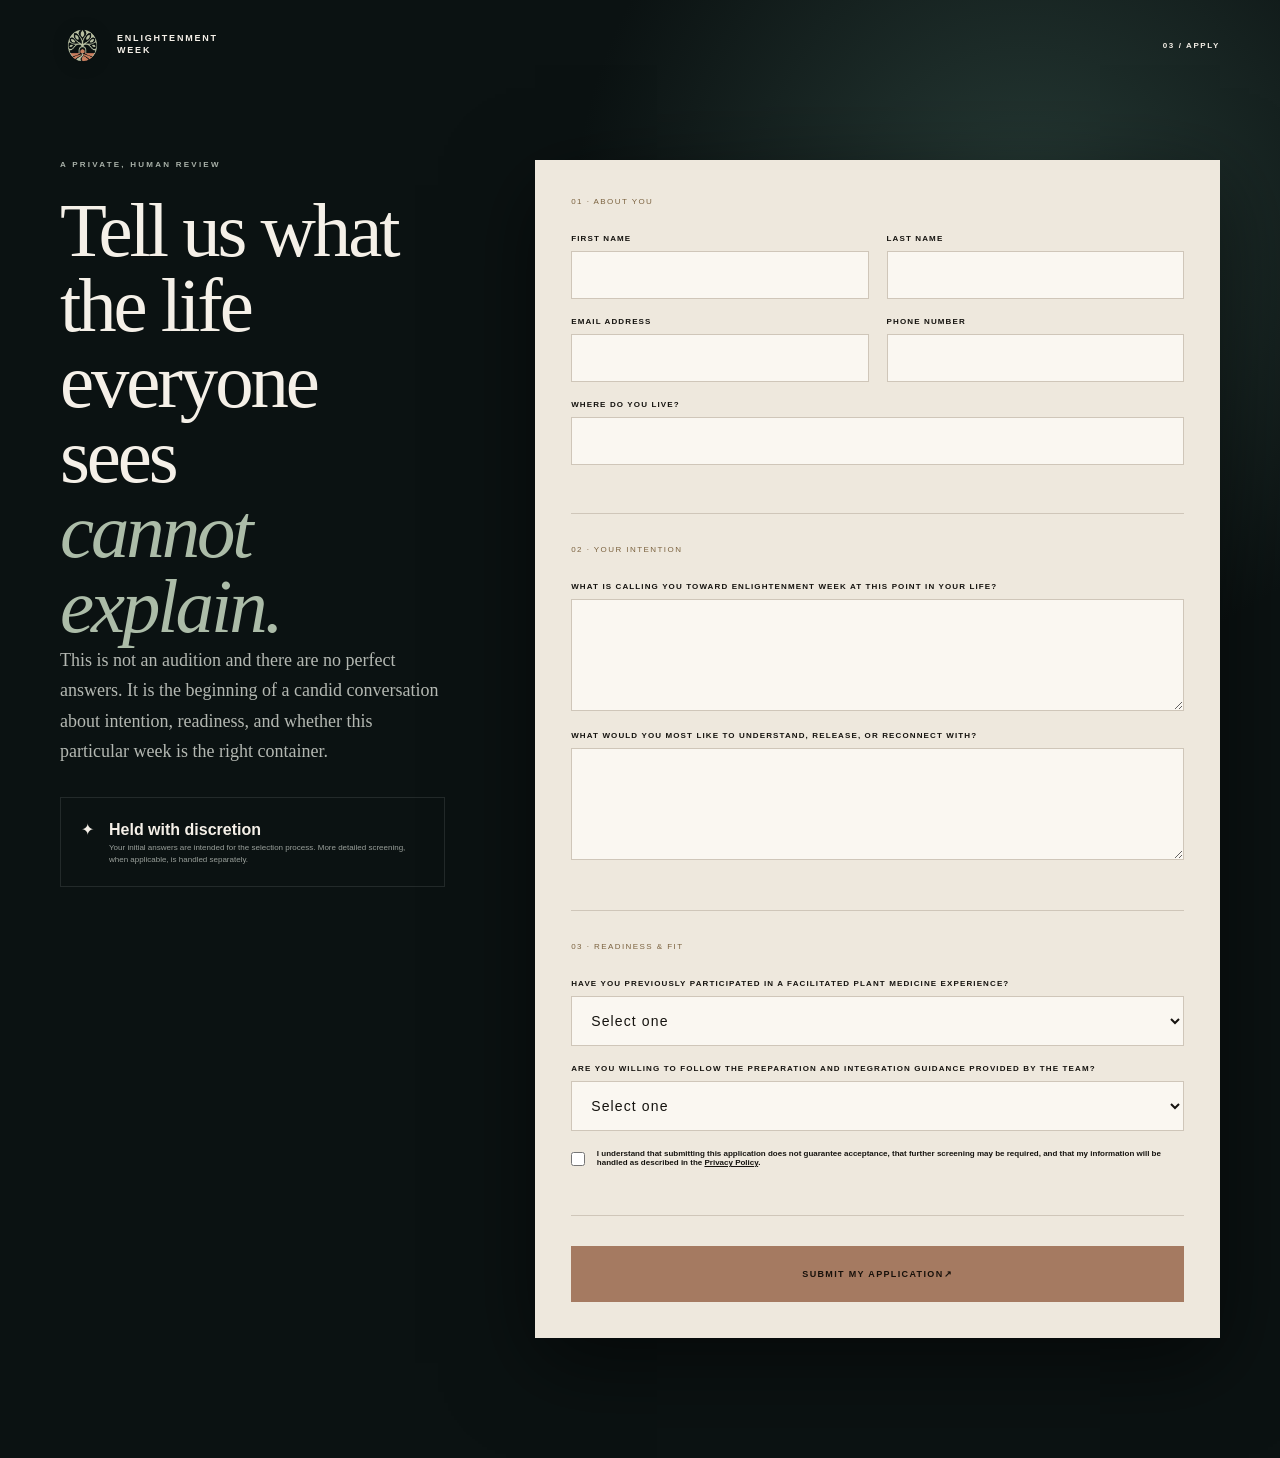
<file: apply/index.html>
<!DOCTYPE html>
<html lang="en"><head><meta charset="utf-8"><meta name="viewport" content="width=device-width, initial-scale=1"><link rel="stylesheet" href="/_next/static/css/index.CjOvw8y_.css" data-rsc-css-href="/_next/static/css/index.CjOvw8y_.css" data-precedence="vite-rsc/importer-resources"><link rel="modulepreload" fetchpriority="low" href="/_next/static/chunks/index-D5_8__HL.js"><script src="/_next/static/chunks/rolldown-runtime-C60lm6uB.js" type="module" async=""></script><script src="/_next/static/chunks/framework-BgSIrAUN.js" type="module" async=""></script><link rel="modulepreload" href="/_next/static/chunks/layout-segment-context-DgFdeHUC.js" crossorigin=""><link rel="modulepreload" href="/_next/static/chunks/FunnelClient-CwBhXdLX.js" crossorigin=""><script>Object.assign(((self[Symbol.for("vinext.navigationRuntime")]??={bootstrap:{routeManifest:null},functions:{}}).bootstrap.rsc??={rsc:[]}),{params:{},nav:{"pathname":"/apply","searchParams":[]}})</script><link rel="modulepreload" href="/_next/static/chunks/index-D5_8__HL.js">
<link rel="modulepreload" as="script" crossorigin="" href="/_next/static/chunks/rolldown-runtime-C60lm6uB.js"><link rel="modulepreload" as="script" crossorigin="" href="/_next/static/chunks/framework-BgSIrAUN.js"></head><body><main class="apply-page"><nav class="nav wrap"><a href="/" class="brand"><img class="brand-emblem" src="/enlightenment-week-logo.png" alt=""><span>ENLIGHTENMENT<br><b>WEEK</b></span></a><span class="stage">03 / APPLY</span></nav><section class="application-wrap wrap"><div class="application-intro"><span class="kicker">A PRIVATE, HUMAN REVIEW</span><h1>Tell us what the life<br>everyone sees<br><em>cannot explain.</em></h1><p>This is not an audition and there are no perfect answers. It is the beginning of a candid conversation about intention, readiness, and whether this particular week is the right container.</p><div class="privacy-note"><span>✦</span><div><b>Held with discretion</b><small>Your initial answers are intended for the selection process. More detailed screening, when applicable, is handled separately.</small></div></div></div><form class="application"><div class="form-section"><span>01 · ABOUT YOU</span><div class="field-grid"><label>First name<input required=""></label><label>Last name<input required=""></label><label>Email address<input required="" type="email"></label><label>Phone number<input required="" type="tel"></label><label class="full">Where do you live?<input required=""></label></div></div><div class="form-section"><span>02 · YOUR INTENTION</span><label>What is calling you toward Enlightenment Week at this point in your life?<textarea required="" rows="5"></textarea></label><label>What would you most like to understand, release, or reconnect with?<textarea required="" rows="5"></textarea></label></div><div class="form-section"><span>03 · READINESS &amp; FIT</span><label>Have you previously participated in a facilitated plant medicine experience?<select required=""><option value="" disabled="" selected="">Select one</option><option>Yes</option><option>No</option><option>Prefer to discuss privately</option></select></label><label>Are you willing to follow the preparation and integration guidance provided by the team?<select required=""><option value="" disabled="" selected="">Select one</option><option>Yes</option><option>I have questions</option></select></label><label class="check"><input required="" type="checkbox"><span>I understand that submitting this application does not guarantee acceptance, that further screening may be required, and that my information will be handled as described in the <a href="/privacy">Privacy Policy</a>.</span></label></div><button class="button gold" type="submit">Submit my application <span>↗</span></button></form></section></main><!--$--><!--/$--><div hidden=""><!--$--><div hidden=""><title>Apply Privately | Enlightenment Week</title><meta name="description" content="A private seven-day awakening experience for small, selected groups in Costa Rica."><meta property="og:title" content="Enlightenment Week"><meta property="og:description" content="A private 7-day awakening experience in Costa Rica."><meta property="og:image" content="https://enlightenment-week.zionofenoch614681.chatgpt.site/og.png"><meta property="og:image:width" content="1792"><meta property="og:image:height" content="928"><meta name="twitter:card" content="summary_large_image"><meta name="twitter:title" content="Enlightenment Week"><meta name="twitter:description" content="A private 7-day awakening experience in Costa Rica."><meta name="twitter:image" content="https://enlightenment-week.zionofenoch614681.chatgpt.site/og.png"><link rel="icon" href="/favicon.svg"></div><!--/$--></div><script type="module" src="/_next/static/chunks/index-D5_8__HL.js" id="_R_" async=""></script><script>((self[Symbol.for("vinext.navigationRuntime")]??={bootstrap:{routeManifest:null},functions:{}}).bootstrap.rsc??={rsc:[]}).rsc.push("4:I[\"8c0f216c4604\",[],\"Children\",1]\n")</script><script>((self[Symbol.for("vinext.navigationRuntime")]??={bootstrap:{routeManifest:null},functions:{}}).bootstrap.rsc??={rsc:[]}).rsc.push("5:I[\"593f344dc510\",[],\"GlobalErrorBoundary\",1]\n")</script><script>((self[Symbol.for("vinext.navigationRuntime")]??={bootstrap:{routeManifest:null},functions:{}}).bootstrap.rsc??={rsc:[]}).rsc.push("6:I[\"0b874ad30386\",[],\"default\",1]\n")</script><script>((self[Symbol.for("vinext.navigationRuntime")]??={bootstrap:{routeManifest:null},functions:{}}).bootstrap.rsc??={rsc:[]}).rsc.push("7:I[\"593f344dc510\",[],\"ErrorBoundary\",1]\n")</script><script>((self[Symbol.for("vinext.navigationRuntime")]??={bootstrap:{routeManifest:null},functions:{}}).bootstrap.rsc??={rsc:[]}).rsc.push("8:I[\"15c18cfaeeff\",[],\"LayoutSegmentProvider\",1]\n")</script><script>((self[Symbol.for("vinext.navigationRuntime")]??={bootstrap:{routeManifest:null},functions:{}}).bootstrap.rsc??={rsc:[]}).rsc.push("9:I[\"8c0f216c4604\",[],\"Slot\",1]\n")</script><script>((self[Symbol.for("vinext.navigationRuntime")]??={bootstrap:{routeManifest:null},functions:{}}).bootstrap.rsc??={rsc:[]}).rsc.push("a:I[\"9276801271d6\",[],\"AppRouterScrollTarget\",1]\n")</script><script>((self[Symbol.for("vinext.navigationRuntime")]??={bootstrap:{routeManifest:null},functions:{}}).bootstrap.rsc??={rsc:[]}).rsc.push("b:I[\"593f344dc510\",[],\"RedirectBoundary\",1]\n")</script><script>((self[Symbol.for("vinext.navigationRuntime")]??={bootstrap:{routeManifest:null},functions:{}}).bootstrap.rsc??={rsc:[]}).rsc.push("c:\"$Sreact.suspense\"\n")</script><script>((self[Symbol.for("vinext.navigationRuntime")]??={bootstrap:{routeManifest:null},functions:{}}).bootstrap.rsc??={rsc:[]}).rsc.push(":HL[\"/_next/static/css/index.CjOvw8y_.css\",\"style\"     ]\n")</script><script>((self[Symbol.for("vinext.navigationRuntime")]??={bootstrap:{routeManifest:null},functions:{}}).bootstrap.rsc??={rsc:[]}).rsc.push("0:{\"__route\":\"route:/apply\",\"__interceptionContext\":null,\"__layoutIds\":[\"layout:/\"],\"__rootLayout\":\"/\",\"__sourcePage\":\"/apply/page\",\"__vinext_streaming_metadata_body:route:/apply\":\"$L1\",\"__vinext_streaming_metadata_outlet:route:/apply\":\"$L2\",\"page:/apply\":\"$L3\",\"layout:/\":[[[[\"$\",\"link\",\"css:/_next/static/css/index.CjOvw8y_.css\",{\"rel\":\"stylesheet\",\"precedence\":\"vite-rsc/importer-resources\",\"href\":\"/_next/static/css/index.CjOvw8y_.css\",\"data-rsc-css-href\":\"/_next/static/css/index.CjOvw8y_.css\"}],\"$undefined\"],[\"$\",\"html\",null,{\"lang\":\"en\",\"children\":[\"$\",\"body\",null,{\"children\":[\"$\",\"$L4\",null,{}]}]}]],null],\"route:/apply\":[[[\"$\",\"meta\",null,{\"charSet\":\"utf-8\"}],null,[[\"$\",\"meta\",\"0\",{\"name\":\"viewport\",\"content\":\"width=device-width, initial-scale=1\"}]]],[\"$\",\"$L5\",null,{\"fallback\":\"$6\",\"children\":[\"$\",\"$L7\",null,{\"fallback\":\"$6\",\"children\":[\"$\",\"$L8\",null,{\"providerId\":\"layout:/\",\"segmentMap\":{\"children\":[\"apply\"]},\"children\":[\"$\",\"$L9\",null,{\"id\":\"layout:/\",\"parallelSlots\":\"$undefined\",\"children\":[\"$\",\"$La\",null,{\"children\":[\"$\",\"$Lb\",null,{\"children\":[[\"$\",\"$L8\",null,{\"providerId\":\"page:/apply\",\"segmentMap\":{\"children\":[\"__PAGE__\"]},\"children\":[\"$\",\"$L9\",null,{\"id\":\"page:/apply\"}]}],[\"$\",\"$c\",null,{\"fallback\":null,\"children\":[\"$\",\"$L9\",null,{\"id\":\"__vinext_streaming_metadata_outlet:route:/apply\"}]}]]}]}]}]}]}]}],null,[\"$\",\"div\",null,{\"hidden\":true,\"children\":[\"$\",\"$c\",null,{\"fallback\":null,\"children\":[\"$\",\"$L9\",null,{\"id\":\"__vinext_streaming_metadata_body:route:/apply\"}]}]}]],\"__layoutFlags\":{\"layout:/\":\"s\"},\"__artifactCompatibility\":{\"schemaVersion\":1,\"graphVersion\":\"app-route-graph:ea4e83046b1a4197\",\"deploymentVersion\":\"8bfc5e53-1007-4ccd-8a83-0d3e4f94074e\",\"appElementsSchemaVersion\":1,\"rscPayloadSchemaVersion\":1,\"rootBoundaryId\":\"/\",\"renderEpoch\":null},\"__renderObservation\":{\"schemaVersion\":1,\"output\":{\"kind\":\"app-rsc\",\"mountedSlotsFingerprint\":null,\"renderEpoch\":null,\"rootBoundaryId\":\"/\",\"routeId\":\"route:/apply\"},\"completeness\":\"partial\",\"boundaryOutcome\":{\"kind\":\"unknown\"},\"requestApis\":[{\"kind\":\"connection\",\"status\":\"unknown\"},{\"kind\":\"cookies\",\"status\":\"unknown\"},{\"kind\":\"draftMode\",\"status\":\"unknown\"},{\"kind\":\"headers\",\"status\":\"observed\"},{\"kind\":\"params\",\"status\":\"unknown\"},{\"kind\":\"searchParams\",\"status\":\"unknown\"}],\"dynamicFetches\":[],\"cacheTags\":[\"/apply\",\"_N_T_/apply\",\"_N_T_/apply/layout\",\"_N_T_/apply/page\",\"_N_T_/layout\"],\"pathTags\":[\"/apply\"],\"cacheability\":\"unknown\",\"downgrade\":{\"target\":\"freshRender\",\"reasons\":[{\"code\":\"CP_DOWNGRADE_CACHEABILITY_UNKNOWN\",\"target\":\"freshRender\"},{\"code\":\"CP_DOWNGRADE_INCOMPLETE_OBSERVATION\",\"completeness\":\"partial\",\"target\":\"freshRender\"},{\"code\":\"CP_DOWNGRADE_UNKNOWN_REQUEST_API\",\"requestApi\":\"connection\",\"target\":\"freshRender\"},{\"code\":\"CP_DOWNGRADE_UNKNOWN_REQUEST_API\",\"requestApi\":\"cookies\",\"target\":\"freshRender\"},{\"code\":\"CP_DOWNGRADE_UNKNOWN_REQUEST_API\",\"requestApi\":\"draftMode\",\"target\":\"freshRender\"},{\"code\":\"CP_DOWNGRADE_PRIVATE_REQUEST_API\",\"requestApi\":\"headers\",\"target\":\"private\"},{\"code\":\"CP_DOWNGRADE_UNKNOWN_REQUEST_API\",\"requestApi\":\"params\",\"target\":\"freshRender\"},{\"code\":\"CP_DOWNGRADE_UNKNOWN_REQUEST_API\",\"requestApi\":\"searchParams\",\"target\":\"freshRender\"}],\"fallback\":{\"kind\":\"breakerFallback\",\"code\":\"CP_PRIVATE_DYNAMIC_DOWNGRADE\",\"mode\":\"renderFresh\",\"scope\":\"affectedOutput\",\"fields\":{\"reasonCodes\":[\"CP_DOWNGRADE_CACHEABILITY_UNKNOWN\",\"CP_DOWNGRADE_INCOMPLETE_OBSERVATION\",\"CP_DOWNGRADE_UNKNOWN_REQUEST_API\",\"CP_DOWNGRADE_UNKNOWN_REQUEST_API\",\"CP_DOWNGRADE_UNKNOWN_REQUEST_API\",\"CP_DOWNGRADE_PRIVATE_REQUEST_API\",\"CP_DOWNGRADE_UNKNOWN_REQUEST_API\",\"CP_DOWNGRADE_UNKNOWN_REQUEST_API\"],\"target\":\"freshRender\"}},\"isPublicCacheCandidate\":false}}}\n")</script><script>((self[Symbol.for("vinext.navigationRuntime")]??={bootstrap:{routeManifest:null},functions:{}}).bootstrap.rsc??={rsc:[]}).rsc.push("1:[\"$\",\"div\",null,{\"hidden\":true,\"dangerouslySetInnerHTML\":{\"__html\":\"\u003ctitle\u003eApply Privately | Enlightenment Week\u003c/title\u003e\u003cmeta name=\\\"description\\\" content=\\\"A private seven-day awakening experience for small, selected groups in Costa Rica.\\\"\u003e\u003cmeta property=\\\"og:title\\\" content=\\\"Enlightenment Week\\\"\u003e\u003cmeta property=\\\"og:description\\\" content=\\\"A private 7-day awakening experience in Costa Rica.\\\"\u003e\u003cmeta property=\\\"og:image\\\" content=\\\"https://enlightenment-week.zionofenoch614681.chatgpt.site/og.png\\\"\u003e\u003cmeta property=\\\"og:image:width\\\" content=\\\"1792\\\"\u003e\u003cmeta property=\\\"og:image:height\\\" content=\\\"928\\\"\u003e\u003cmeta name=\\\"twitter:card\\\" content=\\\"summary_large_image\\\"\u003e\u003cmeta name=\\\"twitter:title\\\" content=\\\"Enlightenment Week\\\"\u003e\u003cmeta name=\\\"twitter:description\\\" content=\\\"A private 7-day awakening experience in Costa Rica.\\\"\u003e\u003cmeta name=\\\"twitter:image\\\" content=\\\"https://enlightenment-week.zionofenoch614681.chatgpt.site/og.png\\\"\u003e\u003clink rel=\\\"icon\\\" href=\\\"/favicon.svg\\\"\u003e\"}}]\n")</script><script>((self[Symbol.for("vinext.navigationRuntime")]??={bootstrap:{routeManifest:null},functions:{}}).bootstrap.rsc??={rsc:[]}).rsc.push("2:null\n")</script><script>((self[Symbol.for("vinext.navigationRuntime")]??={bootstrap:{routeManifest:null},functions:{}}).bootstrap.rsc??={rsc:[]}).rsc.push("d:I[\"056b09e50c06\",[],\"Brand\",1]\n")</script><script>((self[Symbol.for("vinext.navigationRuntime")]??={bootstrap:{routeManifest:null},functions:{}}).bootstrap.rsc??={rsc:[]}).rsc.push("e:I[\"056b09e50c06\",[],\"ApplicationForm\",1]\n")</script><script>((self[Symbol.for("vinext.navigationRuntime")]??={bootstrap:{routeManifest:null},functions:{}}).bootstrap.rsc??={rsc:[]}).rsc.push("3:[\"$\",\"main\",null,{\"className\":\"apply-page\",\"children\":[[\"$\",\"nav\",null,{\"className\":\"nav wrap\",\"children\":[[\"$\",\"$Ld\",null,{}],[\"$\",\"span\",null,{\"className\":\"stage\",\"children\":\"03 / APPLY\"}]]}],[\"$\",\"section\",null,{\"className\":\"application-wrap wrap\",\"children\":[[\"$\",\"div\",null,{\"className\":\"application-intro\",\"children\":[[\"$\",\"span\",null,{\"className\":\"kicker\",\"children\":\"A PRIVATE, HUMAN REVIEW\"}],[\"$\",\"h1\",null,{\"children\":[\"Tell us what the life\",[\"$\",\"br\",null,{}],\"everyone sees\",[\"$\",\"br\",null,{}],[\"$\",\"em\",null,{\"children\":\"cannot explain.\"}]]}],[\"$\",\"p\",null,{\"children\":\"This is not an audition and there are no perfect answers. It is the beginning of a candid conversation about intention, readiness, and whether this particular week is the right container.\"}],[\"$\",\"div\",null,{\"className\":\"privacy-note\",\"children\":[[\"$\",\"span\",null,{\"children\":\"✦\"}],[\"$\",\"div\",null,{\"children\":[[\"$\",\"b\",null,{\"children\":\"Held with discretion\"}],[\"$\",\"small\",null,{\"children\":\"Your initial answers are intended for the selection process. More detailed screening, when applicable, is handled separately.\"}]]}]]}]]}],[\"$\",\"$Le\",null,{}]]}]]}]\n")</script><script>Object.assign(((self[Symbol.for("vinext.navigationRuntime")]??={bootstrap:{routeManifest:null},functions:{}}).bootstrap.rsc??={rsc:[]}),{"initialCacheKind":"dynamic"});((self[Symbol.for("vinext.navigationRuntime")]??={bootstrap:{routeManifest:null},functions:{}}).bootstrap.rsc??={rsc:[]}).done=true</script></body><div id="codex-browser-sidebar-comments-root" style="position: fixed; inset: 0px; pointer-events: none; z-index: 2147483647;"></div></html>
</file>
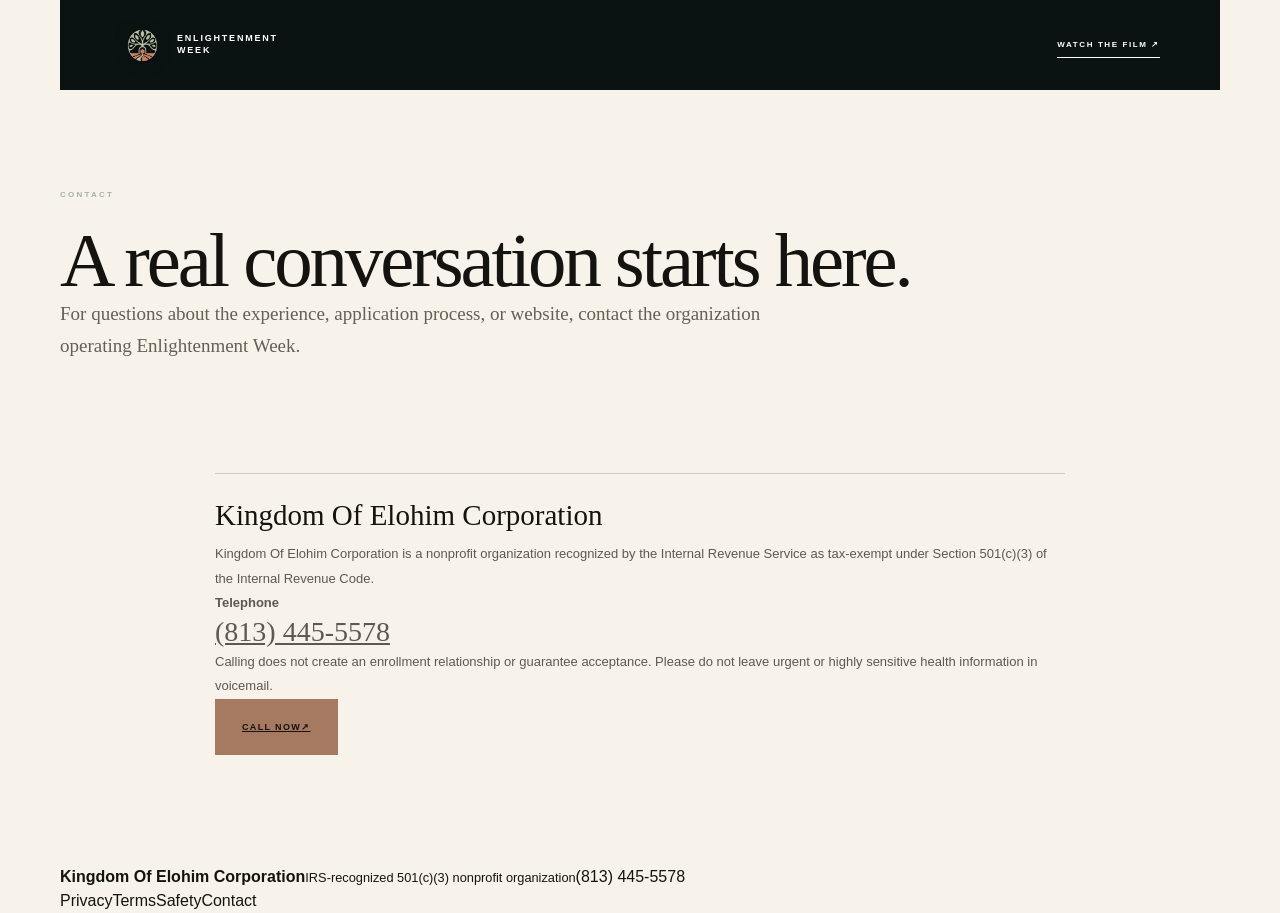
<file: contact/index.html>
<!DOCTYPE html>
<html lang="en"><head><meta charset="utf-8"><meta name="viewport" content="width=device-width, initial-scale=1"><link rel="stylesheet" href="/_next/static/css/index.CjOvw8y_.css" data-rsc-css-href="/_next/static/css/index.CjOvw8y_.css" data-precedence="vite-rsc/importer-resources"><link rel="modulepreload" fetchpriority="low" href="/_next/static/chunks/index-D5_8__HL.js"><script src="/_next/static/chunks/rolldown-runtime-C60lm6uB.js" type="module" async=""></script><script src="/_next/static/chunks/framework-BgSIrAUN.js" type="module" async=""></script><link rel="modulepreload" href="/_next/static/chunks/layout-segment-context-DgFdeHUC.js" crossorigin=""><link rel="modulepreload" href="/_next/static/chunks/FunnelClient-CwBhXdLX.js" crossorigin=""><script>Object.assign(((self[Symbol.for("vinext.navigationRuntime")]??={bootstrap:{routeManifest:null},functions:{}}).bootstrap.rsc??={rsc:[]}),{params:{},nav:{"pathname":"/contact","searchParams":[]}})</script><link rel="modulepreload" href="/_next/static/chunks/index-D5_8__HL.js">
<link rel="modulepreload" as="script" crossorigin="" href="/_next/static/chunks/rolldown-runtime-C60lm6uB.js"><link rel="modulepreload" as="script" crossorigin="" href="/_next/static/chunks/framework-BgSIrAUN.js"></head><body><main class="legal-page"><nav class="nav wrap"><a href="/" class="brand"><img class="brand-emblem" src="/enlightenment-week-logo.png" alt=""><span>ENLIGHTENMENT<br><b>WEEK</b></span></a><a class="nav-cta" href="/register">Watch the film <span>↗</span></a></nav><header class="legal-hero wrap"><span class="kicker pale">CONTACT</span><h1>A real conversation starts here.</h1><p>For questions about the experience, application process, or website, contact the organization operating Enlightenment Week.</p></header><article class="legal-content wrap"><h2>Kingdom Of Elohim Corporation</h2><p>Kingdom Of Elohim Corporation is a nonprofit organization recognized by the Internal Revenue Service as tax-exempt under Section 501(c)(3) of the Internal Revenue Code.</p><p><b>Telephone</b><br><a class="contact-phone" href="tel:+18134455578">(813) 445-5578</a></p><p>Calling does not create an enrollment relationship or guarantee acceptance. Please do not leave urgent or highly sensitive health information in voicemail.</p><a class="button gold" href="tel:+18134455578">Call now <span>↗</span></a></article><footer><div class="wrap footer-grid"><div><b>Kingdom Of Elohim Corporation</b><small>IRS-recognized 501(c)(3) nonprofit organization</small><a href="tel:+18134455578">(813) 445-5578</a></div><nav><a href="/privacy">Privacy</a><a href="/terms">Terms</a><a href="/safety">Safety</a><a href="/contact">Contact</a></nav></div></footer></main><!--$--><!--/$--><div hidden=""><!--$--><div hidden=""><title>Contact | Enlightenment Week</title><meta name="description" content="A private seven-day awakening experience for small, selected groups in Costa Rica."><meta property="og:title" content="Enlightenment Week"><meta property="og:description" content="A private 7-day awakening experience in Costa Rica."><meta property="og:image" content="https://enlightenment-week.zionofenoch614681.chatgpt.site/og.png"><meta property="og:image:width" content="1792"><meta property="og:image:height" content="928"><meta name="twitter:card" content="summary_large_image"><meta name="twitter:title" content="Enlightenment Week"><meta name="twitter:description" content="A private 7-day awakening experience in Costa Rica."><meta name="twitter:image" content="https://enlightenment-week.zionofenoch614681.chatgpt.site/og.png"><link rel="icon" href="/favicon.svg"></div><!--/$--></div><script type="module" src="/_next/static/chunks/index-D5_8__HL.js" id="_R_" async=""></script><script>((self[Symbol.for("vinext.navigationRuntime")]??={bootstrap:{routeManifest:null},functions:{}}).bootstrap.rsc??={rsc:[]}).rsc.push("4:I[\"8c0f216c4604\",[],\"Children\",1]\n")</script><script>((self[Symbol.for("vinext.navigationRuntime")]??={bootstrap:{routeManifest:null},functions:{}}).bootstrap.rsc??={rsc:[]}).rsc.push("5:I[\"593f344dc510\",[],\"GlobalErrorBoundary\",1]\n")</script><script>((self[Symbol.for("vinext.navigationRuntime")]??={bootstrap:{routeManifest:null},functions:{}}).bootstrap.rsc??={rsc:[]}).rsc.push("6:I[\"0b874ad30386\",[],\"default\",1]\n")</script><script>((self[Symbol.for("vinext.navigationRuntime")]??={bootstrap:{routeManifest:null},functions:{}}).bootstrap.rsc??={rsc:[]}).rsc.push("7:I[\"593f344dc510\",[],\"ErrorBoundary\",1]\n")</script><script>((self[Symbol.for("vinext.navigationRuntime")]??={bootstrap:{routeManifest:null},functions:{}}).bootstrap.rsc??={rsc:[]}).rsc.push("8:I[\"15c18cfaeeff\",[],\"LayoutSegmentProvider\",1]\n")</script><script>((self[Symbol.for("vinext.navigationRuntime")]??={bootstrap:{routeManifest:null},functions:{}}).bootstrap.rsc??={rsc:[]}).rsc.push("9:I[\"8c0f216c4604\",[],\"Slot\",1]\n")</script><script>((self[Symbol.for("vinext.navigationRuntime")]??={bootstrap:{routeManifest:null},functions:{}}).bootstrap.rsc??={rsc:[]}).rsc.push("a:I[\"9276801271d6\",[],\"AppRouterScrollTarget\",1]\n")</script><script>((self[Symbol.for("vinext.navigationRuntime")]??={bootstrap:{routeManifest:null},functions:{}}).bootstrap.rsc??={rsc:[]}).rsc.push("b:I[\"593f344dc510\",[],\"RedirectBoundary\",1]\n")</script><script>((self[Symbol.for("vinext.navigationRuntime")]??={bootstrap:{routeManifest:null},functions:{}}).bootstrap.rsc??={rsc:[]}).rsc.push("c:\"$Sreact.suspense\"\n")</script><script>((self[Symbol.for("vinext.navigationRuntime")]??={bootstrap:{routeManifest:null},functions:{}}).bootstrap.rsc??={rsc:[]}).rsc.push(":HL[\"/_next/static/css/index.CjOvw8y_.css\",\"style\"     ]\n")</script><script>((self[Symbol.for("vinext.navigationRuntime")]??={bootstrap:{routeManifest:null},functions:{}}).bootstrap.rsc??={rsc:[]}).rsc.push("0:{\"__route\":\"route:/contact\",\"__interceptionContext\":null,\"__layoutIds\":[\"layout:/\"],\"__rootLayout\":\"/\",\"__sourcePage\":\"/contact/page\",\"__vinext_streaming_metadata_body:route:/contact\":\"$L1\",\"__vinext_streaming_metadata_outlet:route:/contact\":\"$L2\",\"page:/contact\":\"$L3\",\"layout:/\":[[[[\"$\",\"link\",\"css:/_next/static/css/index.CjOvw8y_.css\",{\"rel\":\"stylesheet\",\"precedence\":\"vite-rsc/importer-resources\",\"href\":\"/_next/static/css/index.CjOvw8y_.css\",\"data-rsc-css-href\":\"/_next/static/css/index.CjOvw8y_.css\"}],\"$undefined\"],[\"$\",\"html\",null,{\"lang\":\"en\",\"children\":[\"$\",\"body\",null,{\"children\":[\"$\",\"$L4\",null,{}]}]}]],null],\"route:/contact\":[[[\"$\",\"meta\",null,{\"charSet\":\"utf-8\"}],null,[[\"$\",\"meta\",\"0\",{\"name\":\"viewport\",\"content\":\"width=device-width, initial-scale=1\"}]]],[\"$\",\"$L5\",null,{\"fallback\":\"$6\",\"children\":[\"$\",\"$L7\",null,{\"fallback\":\"$6\",\"children\":[\"$\",\"$L8\",null,{\"providerId\":\"layout:/\",\"segmentMap\":{\"children\":[\"contact\"]},\"children\":[\"$\",\"$L9\",null,{\"id\":\"layout:/\",\"parallelSlots\":\"$undefined\",\"children\":[\"$\",\"$La\",null,{\"children\":[\"$\",\"$Lb\",null,{\"children\":[[\"$\",\"$L8\",null,{\"providerId\":\"page:/contact\",\"segmentMap\":{\"children\":[\"__PAGE__\"]},\"children\":[\"$\",\"$L9\",null,{\"id\":\"page:/contact\"}]}],[\"$\",\"$c\",null,{\"fallback\":null,\"children\":[\"$\",\"$L9\",null,{\"id\":\"__vinext_streaming_metadata_outlet:route:/contact\"}]}]]}]}]}]}]}]}],null,[\"$\",\"div\",null,{\"hidden\":true,\"children\":[\"$\",\"$c\",null,{\"fallback\":null,\"children\":[\"$\",\"$L9\",null,{\"id\":\"__vinext_streaming_metadata_body:route:/contact\"}]}]}]],\"__layoutFlags\":{\"layout:/\":\"s\"},\"__artifactCompatibility\":{\"schemaVersion\":1,\"graphVersion\":\"app-route-graph:318aadd87d565b98\",\"deploymentVersion\":\"8bfc5e53-1007-4ccd-8a83-0d3e4f94074e\",\"appElementsSchemaVersion\":1,\"rscPayloadSchemaVersion\":1,\"rootBoundaryId\":\"/\",\"renderEpoch\":null},\"__renderObservation\":{\"schemaVersion\":1,\"output\":{\"kind\":\"app-rsc\",\"mountedSlotsFingerprint\":null,\"renderEpoch\":null,\"rootBoundaryId\":\"/\",\"routeId\":\"route:/contact\"},\"completeness\":\"partial\",\"boundaryOutcome\":{\"kind\":\"unknown\"},\"requestApis\":[{\"kind\":\"connection\",\"status\":\"unknown\"},{\"kind\":\"cookies\",\"status\":\"unknown\"},{\"kind\":\"draftMode\",\"status\":\"unknown\"},{\"kind\":\"headers\",\"status\":\"observed\"},{\"kind\":\"params\",\"status\":\"unknown\"},{\"kind\":\"searchParams\",\"status\":\"unknown\"}],\"dynamicFetches\":[],\"cacheTags\":[\"/contact\",\"_N_T_/contact\",\"_N_T_/contact/layout\",\"_N_T_/contact/page\",\"_N_T_/layout\"],\"pathTags\":[\"/contact\"],\"cacheability\":\"unknown\",\"downgrade\":{\"target\":\"freshRender\",\"reasons\":[{\"code\":\"CP_DOWNGRADE_CACHEABILITY_UNKNOWN\",\"target\":\"freshRender\"},{\"code\":\"CP_DOWNGRADE_INCOMPLETE_OBSERVATION\",\"completeness\":\"partial\",\"target\":\"freshRender\"},{\"code\":\"CP_DOWNGRADE_UNKNOWN_REQUEST_API\",\"requestApi\":\"connection\",\"target\":\"freshRender\"},{\"code\":\"CP_DOWNGRADE_UNKNOWN_REQUEST_API\",\"requestApi\":\"cookies\",\"target\":\"freshRender\"},{\"code\":\"CP_DOWNGRADE_UNKNOWN_REQUEST_API\",\"requestApi\":\"draftMode\",\"target\":\"freshRender\"},{\"code\":\"CP_DOWNGRADE_PRIVATE_REQUEST_API\",\"requestApi\":\"headers\",\"target\":\"private\"},{\"code\":\"CP_DOWNGRADE_UNKNOWN_REQUEST_API\",\"requestApi\":\"params\",\"target\":\"freshRender\"},{\"code\":\"CP_DOWNGRADE_UNKNOWN_REQUEST_API\",\"requestApi\":\"searchParams\",\"target\":\"freshRender\"}],\"fallback\":{\"kind\":\"breakerFallback\",\"code\":\"CP_PRIVATE_DYNAMIC_DOWNGRADE\",\"mode\":\"renderFresh\",\"scope\":\"affectedOutput\",\"fields\":{\"reasonCodes\":[\"CP_DOWNGRADE_CACHEABILITY_UNKNOWN\",\"CP_DOWNGRADE_INCOMPLETE_OBSERVATION\",\"CP_DOWNGRADE_UNKNOWN_REQUEST_API\",\"CP_DOWNGRADE_UNKNOWN_REQUEST_API\",\"CP_DOWNGRADE_UNKNOWN_REQUEST_API\",\"CP_DOWNGRADE_PRIVATE_REQUEST_API\",\"CP_DOWNGRADE_UNKNOWN_REQUEST_API\",\"CP_DOWNGRADE_UNKNOWN_REQUEST_API\"],\"target\":\"freshRender\"}},\"isPublicCacheCandidate\":false}}}\n")</script><script>((self[Symbol.for("vinext.navigationRuntime")]??={bootstrap:{routeManifest:null},functions:{}}).bootstrap.rsc??={rsc:[]}).rsc.push("1:[\"$\",\"div\",null,{\"hidden\":true,\"dangerouslySetInnerHTML\":{\"__html\":\"\u003ctitle\u003eContact | Enlightenment Week\u003c/title\u003e\u003cmeta name=\\\"description\\\" content=\\\"A private seven-day awakening experience for small, selected groups in Costa Rica.\\\"\u003e\u003cmeta property=\\\"og:title\\\" content=\\\"Enlightenment Week\\\"\u003e\u003cmeta property=\\\"og:description\\\" content=\\\"A private 7-day awakening experience in Costa Rica.\\\"\u003e\u003cmeta property=\\\"og:image\\\" content=\\\"https://enlightenment-week.zionofenoch614681.chatgpt.site/og.png\\\"\u003e\u003cmeta property=\\\"og:image:width\\\" content=\\\"1792\\\"\u003e\u003cmeta property=\\\"og:image:height\\\" content=\\\"928\\\"\u003e\u003cmeta name=\\\"twitter:card\\\" content=\\\"summary_large_image\\\"\u003e\u003cmeta name=\\\"twitter:title\\\" content=\\\"Enlightenment Week\\\"\u003e\u003cmeta name=\\\"twitter:description\\\" content=\\\"A private 7-day awakening experience in Costa Rica.\\\"\u003e\u003cmeta name=\\\"twitter:image\\\" content=\\\"https://enlightenment-week.zionofenoch614681.chatgpt.site/og.png\\\"\u003e\u003clink rel=\\\"icon\\\" href=\\\"/favicon.svg\\\"\u003e\"}}]\n")</script><script>((self[Symbol.for("vinext.navigationRuntime")]??={bootstrap:{routeManifest:null},functions:{}}).bootstrap.rsc??={rsc:[]}).rsc.push("2:null\n")</script><script>((self[Symbol.for("vinext.navigationRuntime")]??={bootstrap:{routeManifest:null},functions:{}}).bootstrap.rsc??={rsc:[]}).rsc.push("d:I[\"056b09e50c06\",[],\"Brand\",1]\n")</script><script>((self[Symbol.for("vinext.navigationRuntime")]??={bootstrap:{routeManifest:null},functions:{}}).bootstrap.rsc??={rsc:[]}).rsc.push("3:[\"$\",\"main\",null,{\"className\":\"legal-page\",\"children\":[[\"$\",\"nav\",null,{\"className\":\"nav wrap\",\"children\":[[\"$\",\"$Ld\",null,{}],[\"$\",\"a\",null,{\"className\":\"nav-cta\",\"href\":\"/register\",\"children\":[\"Watch the film \",[\"$\",\"span\",null,{\"children\":\"↗\"}]]}]]}],[\"$\",\"header\",null,{\"className\":\"legal-hero wrap\",\"children\":[[\"$\",\"span\",null,{\"className\":\"kicker pale\",\"children\":\"CONTACT\"}],[\"$\",\"h1\",null,{\"children\":\"A real conversation starts here.\"}],[\"$\",\"p\",null,{\"children\":\"For questions about the experience, application process, or website, contact the organization operating Enlightenment Week.\"}]]}],[\"$\",\"article\",null,{\"className\":\"legal-content wrap\",\"children\":[[\"$\",\"h2\",null,{\"children\":\"Kingdom Of Elohim Corporation\"}],[\"$\",\"p\",null,{\"children\":\"Kingdom Of Elohim Corporation is a nonprofit organization recognized by the Internal Revenue Service as tax-exempt under Section 501(c)(3) of the Internal Revenue Code.\"}],[\"$\",\"p\",null,{\"children\":[[\"$\",\"b\",null,{\"children\":\"Telephone\"}],[\"$\",\"br\",null,{}],[\"$\",\"a\",null,{\"className\":\"contact-phone\",\"href\":\"tel:+18134455578\",\"children\":\"(813) 445-5578\"}]]}],[\"$\",\"p\",null,{\"children\":\"Calling does not create an enrollment relationship or guarantee acceptance. Please do not leave urgent or highly sensitive health information in voicemail.\"}],[\"$\",\"a\",null,{\"className\":\"button gold\",\"href\":\"tel:+18134455578\",\"children\":[\"Call now \",[\"$\",\"span\",null,{\"children\":\"↗\"}]]}]]}],[\"$\",\"footer\",null,{\"children\":[\"$\",\"div\",null,{\"className\":\"wrap footer-grid\",\"children\":[[\"$\",\"div\",null,{\"children\":[[\"$\",\"b\",null,{\"children\":\"Kingdom Of Elohim Corporation\"}],[\"$\",\"small\",null,{\"children\":\"IRS-recognized 501(c)(3) nonprofit organization\"}],[\"$\",\"a\",null,{\"href\":\"tel:+18134455578\",\"children\":\"(813) 445-5578\"}]]}],[\"$\",\"nav\",null,{\"children\":[[\"$\",\"a\",null,{\"href\":\"/privacy\",\"children\":\"Privacy\"}],[\"$\",\"a\",null,{\"href\":\"/terms\",\"children\":\"Terms\"}],[\"$\",\"a\",null,{\"href\":\"/safety\",\"children\":\"Safety\"}],[\"$\",\"a\",null,{\"href\":\"/contact\",\"children\":\"Contact\"}]]}]]}]}]]}]\n")</script><script>Object.assign(((self[Symbol.for("vinext.navigationRuntime")]??={bootstrap:{routeManifest:null},functions:{}}).bootstrap.rsc??={rsc:[]}),{"initialCacheKind":"dynamic"});((self[Symbol.for("vinext.navigationRuntime")]??={bootstrap:{routeManifest:null},functions:{}}).bootstrap.rsc??={rsc:[]}).done=true</script></body><div id="codex-browser-sidebar-comments-root" style="position: fixed; inset: 0px; pointer-events: none; z-index: 2147483647;"></div></html>
</file>
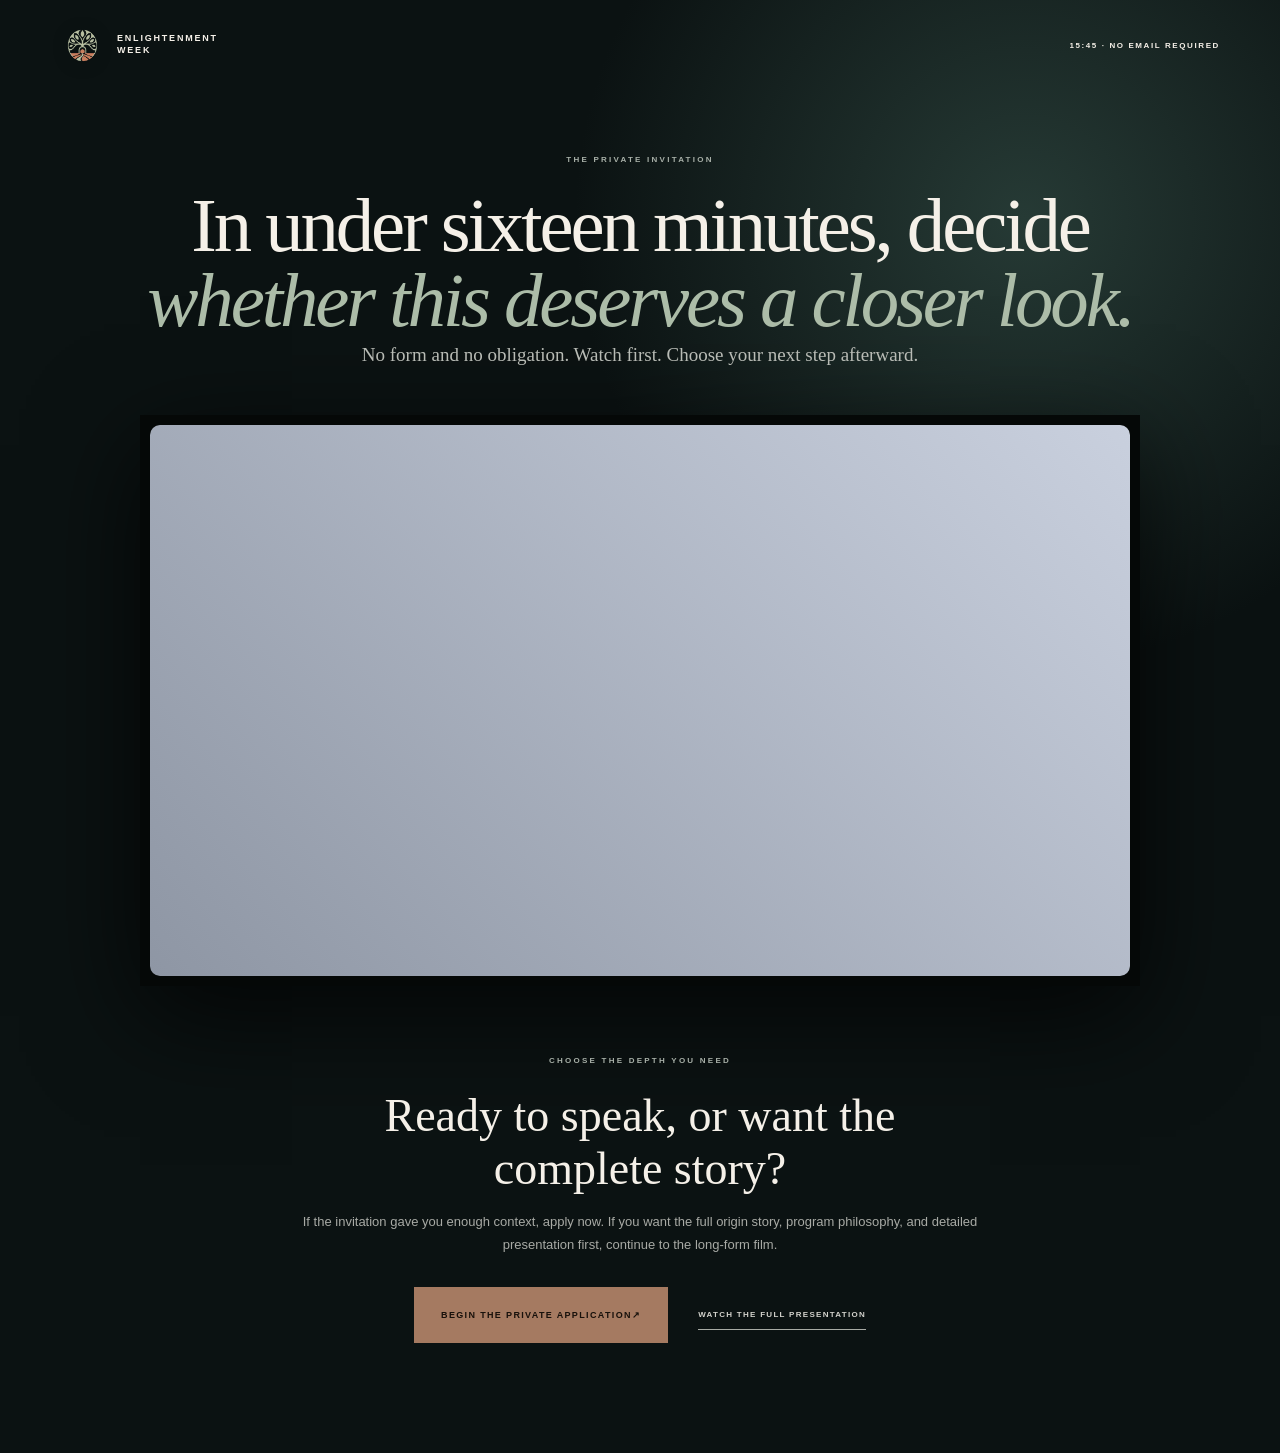
<file: film/index.html>
<!DOCTYPE html>
<html lang="en"><head><meta charset="utf-8"><meta name="viewport" content="width=device-width, initial-scale=1"><link rel="stylesheet" href="/_next/static/css/index.CjOvw8y_.css" data-rsc-css-href="/_next/static/css/index.CjOvw8y_.css" data-precedence="vite-rsc/importer-resources"><link rel="modulepreload" fetchpriority="low" href="/_next/static/chunks/index-D5_8__HL.js"><script src="/_next/static/chunks/rolldown-runtime-C60lm6uB.js" type="module" async=""></script><script src="/_next/static/chunks/framework-BgSIrAUN.js" type="module" async=""></script><link rel="modulepreload" href="/_next/static/chunks/layout-segment-context-DgFdeHUC.js" crossorigin=""><link rel="modulepreload" href="/_next/static/chunks/FunnelClient-CwBhXdLX.js" crossorigin=""><script>Object.assign(((self[Symbol.for("vinext.navigationRuntime")]??={bootstrap:{routeManifest:null},functions:{}}).bootstrap.rsc??={rsc:[]}),{params:{},nav:{"pathname":"/film","searchParams":[]}})</script><link rel="modulepreload" href="/_next/static/chunks/index-D5_8__HL.js">
<link rel="modulepreload" as="script" crossorigin="" href="/_next/static/chunks/rolldown-runtime-C60lm6uB.js"><link rel="modulepreload" as="script" crossorigin="" href="/_next/static/chunks/framework-BgSIrAUN.js"></head><body><main class="film-page"><nav class="nav wrap"><a href="/" class="brand"><img class="brand-emblem" src="/enlightenment-week-logo.png" alt=""><span>ENLIGHTENMENT<br><b>WEEK</b></span></a><span class="stage">15:45 · NO EMAIL REQUIRED</span></nav><section class="film-wrap wrap"><div class="center"><span class="kicker">THE PRIVATE INVITATION</span><h1>In under sixteen minutes, decide<br><em>whether this deserves a closer look.</em></h1><p class="lead">No form and no obligation. Watch first. Choose your next step afterward.</p></div><div class="video-shell"><div class="voomly-frame" aria-label="Enlightenment Week private invitation video"><div class="voomly-embed" data-id="1A4y2EKXhUtAOQTFEVrQ7doyuo9AFVRRD80-ihbDWuKXVzV-L" data-ratio="1.777778" data-type="v" data-skin-color="#008EFF" data-shadow="" style="width:100%;aspect-ratio:1.77778 / 1;background:linear-gradient(45deg, rgb(142, 150, 164) 0%, rgb(201, 208, 222) 100%);border-radius:10px"></div></div></div><div class="after-film"><span class="kicker">CHOOSE THE DEPTH YOU NEED</span><h2>Ready to speak, or want the complete story?</h2><p>If the invitation gave you enough context, apply now. If you want the full origin story, program philosophy, and detailed presentation first, continue to the long-form film.</p><div class="film-choice"><a href="/apply" class="button gold">Begin the private application <span>↗</span></a><a href="/webinar" class="film-secondary">Watch the full presentation</a></div></div></section></main><!--$--><!--/$--><div hidden=""><!--$--><div hidden=""><title>Your Private Invitation | Enlightenment Week</title><meta name="description" content="A private seven-day awakening experience for small, selected groups in Costa Rica."><meta property="og:title" content="Enlightenment Week"><meta property="og:description" content="A private 7-day awakening experience in Costa Rica."><meta property="og:image" content="https://enlightenment-week.zionofenoch614681.chatgpt.site/og.png"><meta property="og:image:width" content="1792"><meta property="og:image:height" content="928"><meta name="twitter:card" content="summary_large_image"><meta name="twitter:title" content="Enlightenment Week"><meta name="twitter:description" content="A private 7-day awakening experience in Costa Rica."><meta name="twitter:image" content="https://enlightenment-week.zionofenoch614681.chatgpt.site/og.png"><link rel="icon" href="/favicon.svg"></div><!--/$--></div><script type="module" src="/_next/static/chunks/index-D5_8__HL.js" id="_R_" async=""></script><script>((self[Symbol.for("vinext.navigationRuntime")]??={bootstrap:{routeManifest:null},functions:{}}).bootstrap.rsc??={rsc:[]}).rsc.push("4:I[\"8c0f216c4604\",[],\"Children\",1]\n")</script><script>((self[Symbol.for("vinext.navigationRuntime")]??={bootstrap:{routeManifest:null},functions:{}}).bootstrap.rsc??={rsc:[]}).rsc.push("5:I[\"593f344dc510\",[],\"GlobalErrorBoundary\",1]\n")</script><script>((self[Symbol.for("vinext.navigationRuntime")]??={bootstrap:{routeManifest:null},functions:{}}).bootstrap.rsc??={rsc:[]}).rsc.push("6:I[\"0b874ad30386\",[],\"default\",1]\n")</script><script>((self[Symbol.for("vinext.navigationRuntime")]??={bootstrap:{routeManifest:null},functions:{}}).bootstrap.rsc??={rsc:[]}).rsc.push("7:I[\"593f344dc510\",[],\"ErrorBoundary\",1]\n")</script><script>((self[Symbol.for("vinext.navigationRuntime")]??={bootstrap:{routeManifest:null},functions:{}}).bootstrap.rsc??={rsc:[]}).rsc.push("8:I[\"15c18cfaeeff\",[],\"LayoutSegmentProvider\",1]\n")</script><script>((self[Symbol.for("vinext.navigationRuntime")]??={bootstrap:{routeManifest:null},functions:{}}).bootstrap.rsc??={rsc:[]}).rsc.push("9:I[\"8c0f216c4604\",[],\"Slot\",1]\n")</script><script>((self[Symbol.for("vinext.navigationRuntime")]??={bootstrap:{routeManifest:null},functions:{}}).bootstrap.rsc??={rsc:[]}).rsc.push("a:I[\"9276801271d6\",[],\"AppRouterScrollTarget\",1]\n")</script><script>((self[Symbol.for("vinext.navigationRuntime")]??={bootstrap:{routeManifest:null},functions:{}}).bootstrap.rsc??={rsc:[]}).rsc.push("b:I[\"593f344dc510\",[],\"RedirectBoundary\",1]\n")</script><script>((self[Symbol.for("vinext.navigationRuntime")]??={bootstrap:{routeManifest:null},functions:{}}).bootstrap.rsc??={rsc:[]}).rsc.push("c:\"$Sreact.suspense\"\n")</script><script>((self[Symbol.for("vinext.navigationRuntime")]??={bootstrap:{routeManifest:null},functions:{}}).bootstrap.rsc??={rsc:[]}).rsc.push(":HL[\"/_next/static/css/index.CjOvw8y_.css\",\"style\"     ]\n")</script><script>((self[Symbol.for("vinext.navigationRuntime")]??={bootstrap:{routeManifest:null},functions:{}}).bootstrap.rsc??={rsc:[]}).rsc.push("0:{\"__route\":\"route:/film\",\"__interceptionContext\":null,\"__layoutIds\":[\"layout:/\"],\"__rootLayout\":\"/\",\"__sourcePage\":\"/film/page\",\"__vinext_streaming_metadata_body:route:/film\":\"$L1\",\"__vinext_streaming_metadata_outlet:route:/film\":\"$L2\",\"page:/film\":\"$L3\",\"layout:/\":[[[[\"$\",\"link\",\"css:/_next/static/css/index.CjOvw8y_.css\",{\"rel\":\"stylesheet\",\"precedence\":\"vite-rsc/importer-resources\",\"href\":\"/_next/static/css/index.CjOvw8y_.css\",\"data-rsc-css-href\":\"/_next/static/css/index.CjOvw8y_.css\"}],\"$undefined\"],[\"$\",\"html\",null,{\"lang\":\"en\",\"children\":[\"$\",\"body\",null,{\"children\":[\"$\",\"$L4\",null,{}]}]}]],null],\"route:/film\":[[[\"$\",\"meta\",null,{\"charSet\":\"utf-8\"}],null,[[\"$\",\"meta\",\"0\",{\"name\":\"viewport\",\"content\":\"width=device-width, initial-scale=1\"}]]],[\"$\",\"$L5\",null,{\"fallback\":\"$6\",\"children\":[\"$\",\"$L7\",null,{\"fallback\":\"$6\",\"children\":[\"$\",\"$L8\",null,{\"providerId\":\"layout:/\",\"segmentMap\":{\"children\":[\"film\"]},\"children\":[\"$\",\"$L9\",null,{\"id\":\"layout:/\",\"parallelSlots\":\"$undefined\",\"children\":[\"$\",\"$La\",null,{\"children\":[\"$\",\"$Lb\",null,{\"children\":[[\"$\",\"$L8\",null,{\"providerId\":\"page:/film\",\"segmentMap\":{\"children\":[\"__PAGE__\"]},\"children\":[\"$\",\"$L9\",null,{\"id\":\"page:/film\"}]}],[\"$\",\"$c\",null,{\"fallback\":null,\"children\":[\"$\",\"$L9\",null,{\"id\":\"__vinext_streaming_metadata_outlet:route:/film\"}]}]]}]}]}]}]}]}],null,[\"$\",\"div\",null,{\"hidden\":true,\"children\":[\"$\",\"$c\",null,{\"fallback\":null,\"children\":[\"$\",\"$L9\",null,{\"id\":\"__vinext_streaming_metadata_body:route:/film\"}]}]}]],\"__layoutFlags\":{\"layout:/\":\"s\"},\"__artifactCompatibility\":{\"schemaVersion\":1,\"graphVersion\":\"app-route-graph:959eae24ff84687b\",\"deploymentVersion\":\"8bfc5e53-1007-4ccd-8a83-0d3e4f94074e\",\"appElementsSchemaVersion\":1,\"rscPayloadSchemaVersion\":1,\"rootBoundaryId\":\"/\",\"renderEpoch\":null},\"__renderObservation\":{\"schemaVersion\":1,\"output\":{\"kind\":\"app-rsc\",\"mountedSlotsFingerprint\":null,\"renderEpoch\":null,\"rootBoundaryId\":\"/\",\"routeId\":\"route:/film\"},\"completeness\":\"partial\",\"boundaryOutcome\":{\"kind\":\"unknown\"},\"requestApis\":[{\"kind\":\"connection\",\"status\":\"unknown\"},{\"kind\":\"cookies\",\"status\":\"unknown\"},{\"kind\":\"draftMode\",\"status\":\"unknown\"},{\"kind\":\"headers\",\"status\":\"observed\"},{\"kind\":\"params\",\"status\":\"unknown\"},{\"kind\":\"searchParams\",\"status\":\"unknown\"}],\"dynamicFetches\":[],\"cacheTags\":[\"/film\",\"_N_T_/film\",\"_N_T_/film/layout\",\"_N_T_/film/page\",\"_N_T_/layout\"],\"pathTags\":[\"/film\"],\"cacheability\":\"unknown\",\"downgrade\":{\"target\":\"freshRender\",\"reasons\":[{\"code\":\"CP_DOWNGRADE_CACHEABILITY_UNKNOWN\",\"target\":\"freshRender\"},{\"code\":\"CP_DOWNGRADE_INCOMPLETE_OBSERVATION\",\"completeness\":\"partial\",\"target\":\"freshRender\"},{\"code\":\"CP_DOWNGRADE_UNKNOWN_REQUEST_API\",\"requestApi\":\"connection\",\"target\":\"freshRender\"},{\"code\":\"CP_DOWNGRADE_UNKNOWN_REQUEST_API\",\"requestApi\":\"cookies\",\"target\":\"freshRender\"},{\"code\":\"CP_DOWNGRADE_UNKNOWN_REQUEST_API\",\"requestApi\":\"draftMode\",\"target\":\"freshRender\"},{\"code\":\"CP_DOWNGRADE_PRIVATE_REQUEST_API\",\"requestApi\":\"headers\",\"target\":\"private\"},{\"code\":\"CP_DOWNGRADE_UNKNOWN_REQUEST_API\",\"requestApi\":\"params\",\"target\":\"freshRender\"},{\"code\":\"CP_DOWNGRADE_UNKNOWN_REQUEST_API\",\"requestApi\":\"searchParams\",\"target\":\"freshRender\"}],\"fallback\":{\"kind\":\"breakerFallback\",\"code\":\"CP_PRIVATE_DYNAMIC_DOWNGRADE\",\"mode\":\"renderFresh\",\"scope\":\"affectedOutput\",\"fields\":{\"reasonCodes\":[\"CP_DOWNGRADE_CACHEABILITY_UNKNOWN\",\"CP_DOWNGRADE_INCOMPLETE_OBSERVATION\",\"CP_DOWNGRADE_UNKNOWN_REQUEST_API\",\"CP_DOWNGRADE_UNKNOWN_REQUEST_API\",\"CP_DOWNGRADE_UNKNOWN_REQUEST_API\",\"CP_DOWNGRADE_PRIVATE_REQUEST_API\",\"CP_DOWNGRADE_UNKNOWN_REQUEST_API\",\"CP_DOWNGRADE_UNKNOWN_REQUEST_API\"],\"target\":\"freshRender\"}},\"isPublicCacheCandidate\":false}}}\n")</script><script>((self[Symbol.for("vinext.navigationRuntime")]??={bootstrap:{routeManifest:null},functions:{}}).bootstrap.rsc??={rsc:[]}).rsc.push("1:[\"$\",\"div\",null,{\"hidden\":true,\"dangerouslySetInnerHTML\":{\"__html\":\"\u003ctitle\u003eYour Private Invitation | Enlightenment Week\u003c/title\u003e\u003cmeta name=\\\"description\\\" content=\\\"A private seven-day awakening experience for small, selected groups in Costa Rica.\\\"\u003e\u003cmeta property=\\\"og:title\\\" content=\\\"Enlightenment Week\\\"\u003e\u003cmeta property=\\\"og:description\\\" content=\\\"A private 7-day awakening experience in Costa Rica.\\\"\u003e\u003cmeta property=\\\"og:image\\\" content=\\\"https://enlightenment-week.zionofenoch614681.chatgpt.site/og.png\\\"\u003e\u003cmeta property=\\\"og:image:width\\\" content=\\\"1792\\\"\u003e\u003cmeta property=\\\"og:image:height\\\" content=\\\"928\\\"\u003e\u003cmeta name=\\\"twitter:card\\\" content=\\\"summary_large_image\\\"\u003e\u003cmeta name=\\\"twitter:title\\\" content=\\\"Enlightenment Week\\\"\u003e\u003cmeta name=\\\"twitter:description\\\" content=\\\"A private 7-day awakening experience in Costa Rica.\\\"\u003e\u003cmeta name=\\\"twitter:image\\\" content=\\\"https://enlightenment-week.zionofenoch614681.chatgpt.site/og.png\\\"\u003e\u003clink rel=\\\"icon\\\" href=\\\"/favicon.svg\\\"\u003e\"}}]\n")</script><script>((self[Symbol.for("vinext.navigationRuntime")]??={bootstrap:{routeManifest:null},functions:{}}).bootstrap.rsc??={rsc:[]}).rsc.push("2:null\n")</script><script>((self[Symbol.for("vinext.navigationRuntime")]??={bootstrap:{routeManifest:null},functions:{}}).bootstrap.rsc??={rsc:[]}).rsc.push("d:I[\"056b09e50c06\",[],\"Brand\",1]\n")</script><script>((self[Symbol.for("vinext.navigationRuntime")]??={bootstrap:{routeManifest:null},functions:{}}).bootstrap.rsc??={rsc:[]}).rsc.push("e:I[\"056b09e50c06\",[],\"VoomlyEmbed\",1]\n")</script><script>((self[Symbol.for("vinext.navigationRuntime")]??={bootstrap:{routeManifest:null},functions:{}}).bootstrap.rsc??={rsc:[]}).rsc.push("3:[\"$\",\"main\",null,{\"className\":\"film-page\",\"children\":[[\"$\",\"nav\",null,{\"className\":\"nav wrap\",\"children\":[[\"$\",\"$Ld\",null,{}],[\"$\",\"span\",null,{\"className\":\"stage\",\"children\":\"15:45 · NO EMAIL REQUIRED\"}]]}],[\"$\",\"section\",null,{\"className\":\"film-wrap wrap\",\"children\":[[\"$\",\"div\",null,{\"className\":\"center\",\"children\":[[\"$\",\"span\",null,{\"className\":\"kicker\",\"children\":\"THE PRIVATE INVITATION\"}],[\"$\",\"h1\",null,{\"children\":[\"In under sixteen minutes, decide\",[\"$\",\"br\",null,{}],[\"$\",\"em\",null,{\"children\":\"whether this deserves a closer look.\"}]]}],[\"$\",\"p\",null,{\"className\":\"lead\",\"children\":\"No form and no obligation. Watch first. Choose your next step afterward.\"}]]}],[\"$\",\"div\",null,{\"className\":\"video-shell\",\"children\":[\"$\",\"$Le\",null,{\"videoId\":\"1A4y2EKXhUtAOQTFEVrQ7doyuo9AFVRRD80-ihbDWuKXVzV-L\",\"label\":\"Enlightenment Week private invitation video\"}]}],[\"$\",\"div\",null,{\"className\":\"after-film\",\"children\":[[\"$\",\"span\",null,{\"className\":\"kicker\",\"children\":\"CHOOSE THE DEPTH YOU NEED\"}],[\"$\",\"h2\",null,{\"children\":\"Ready to speak, or want the complete story?\"}],[\"$\",\"p\",null,{\"children\":\"If the invitation gave you enough context, apply now. If you want the full origin story, program philosophy, and detailed presentation first, continue to the long-form film.\"}],[\"$\",\"div\",null,{\"className\":\"film-choice\",\"children\":[[\"$\",\"a\",null,{\"href\":\"/apply\",\"className\":\"button gold\",\"children\":[\"Begin the private application \",[\"$\",\"span\",null,{\"children\":\"↗\"}]]}],[\"$\",\"a\",null,{\"href\":\"/webinar\",\"className\":\"film-secondary\",\"children\":\"Watch the full presentation\"}]]}]]}]]}]]}]\n")</script><script>Object.assign(((self[Symbol.for("vinext.navigationRuntime")]??={bootstrap:{routeManifest:null},functions:{}}).bootstrap.rsc??={rsc:[]}),{"initialCacheKind":"dynamic"});((self[Symbol.for("vinext.navigationRuntime")]??={bootstrap:{routeManifest:null},functions:{}}).bootstrap.rsc??={rsc:[]}).done=true</script><script src="https://embed.voomly.com/embed/embed-build.js" async="" data-voomly-player="true"></script></body><div id="codex-browser-sidebar-comments-root" style="position: fixed; inset: 0px; pointer-events: none; z-index: 2147483647;"></div></html>
</file>
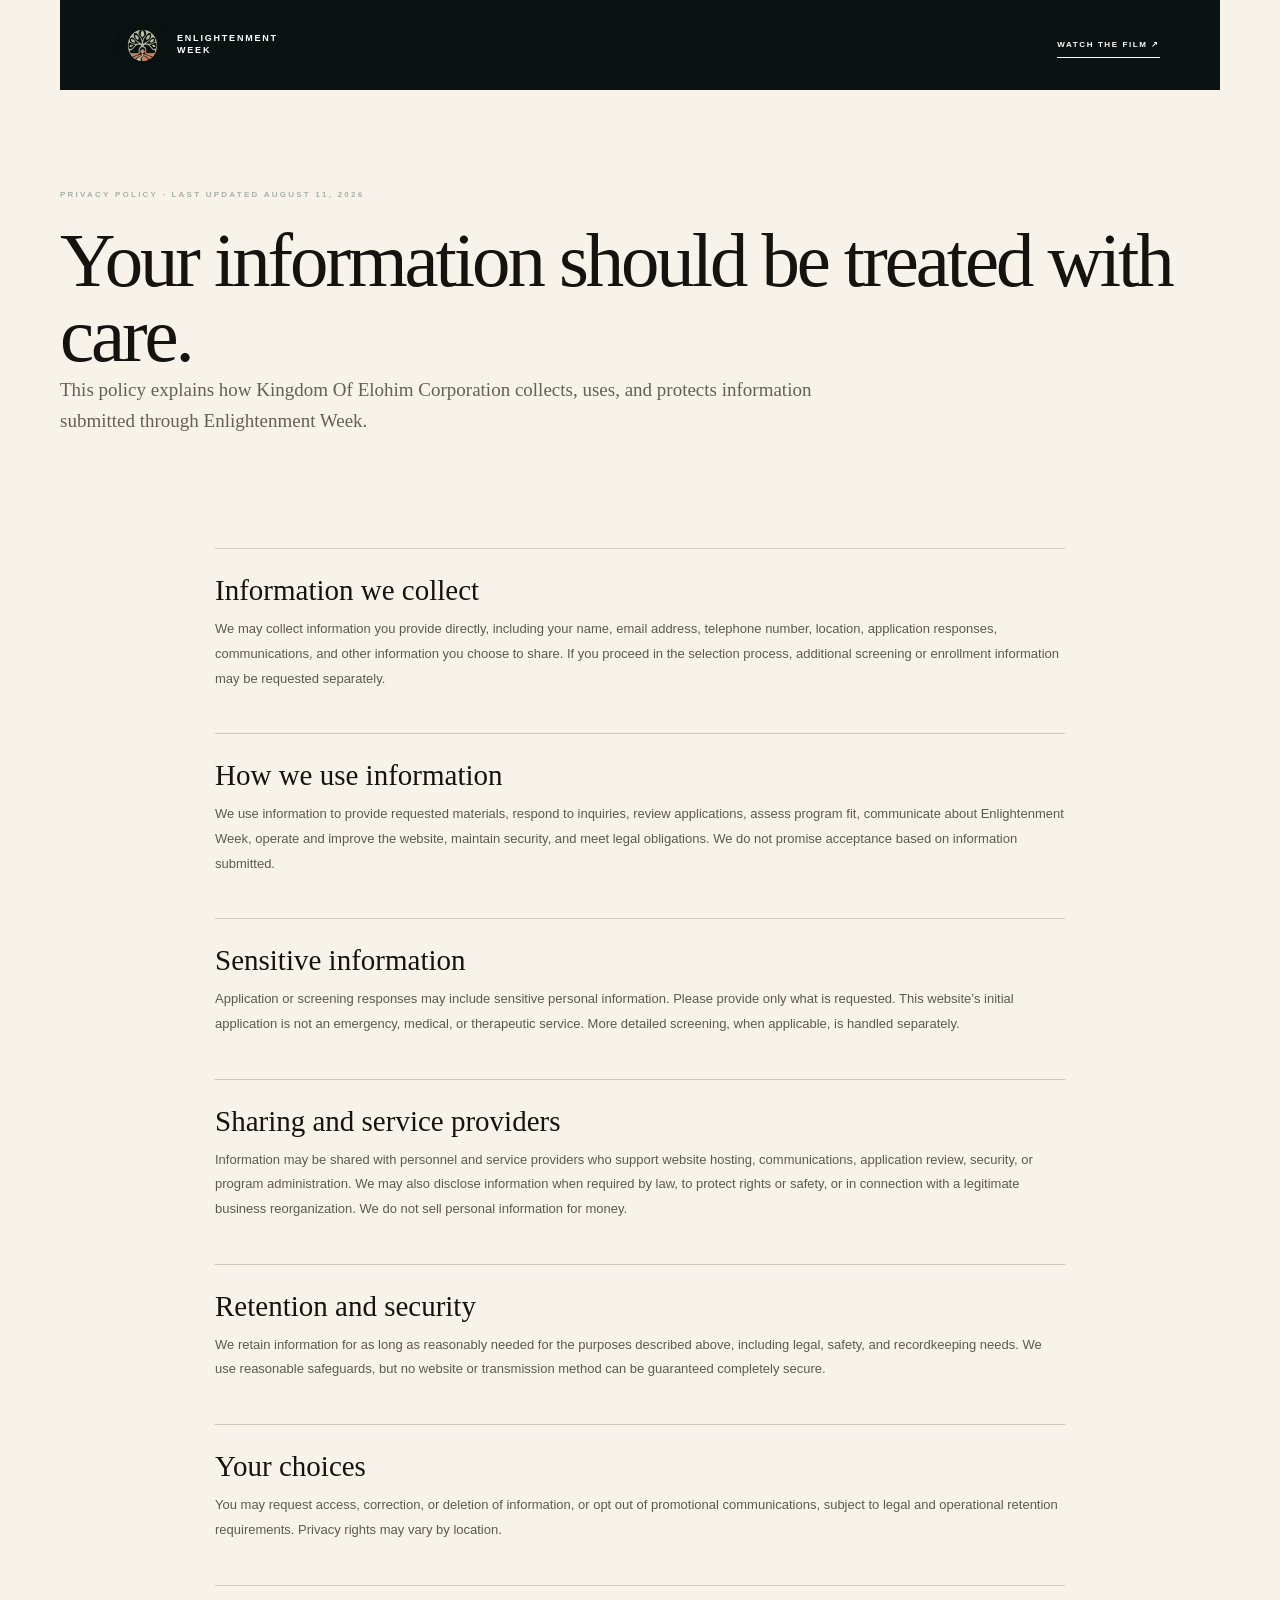
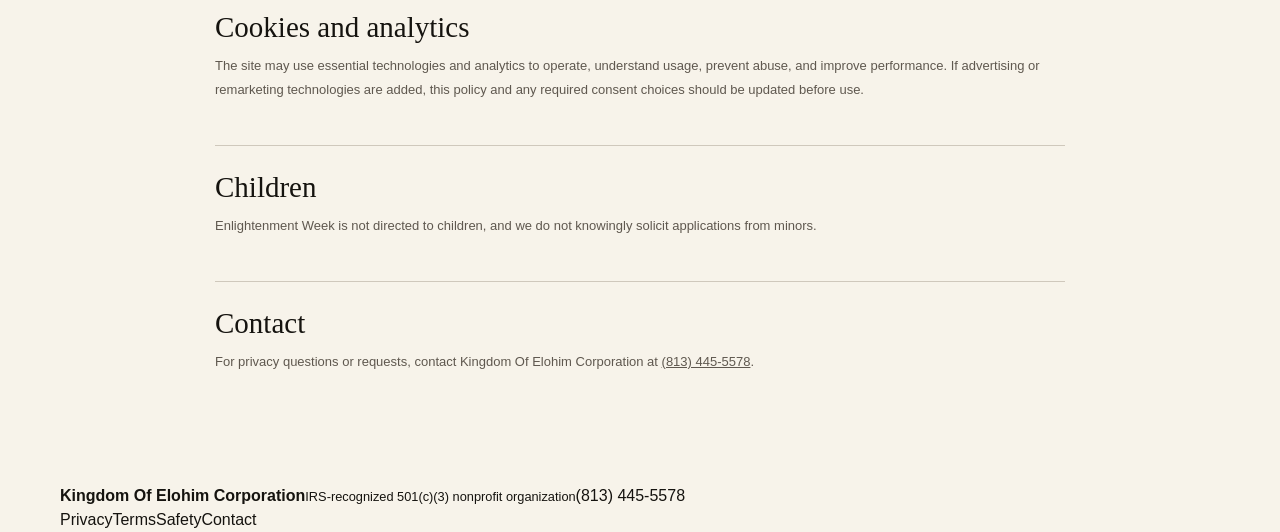
<file: privacy/index.html>
<!DOCTYPE html>
<html lang="en"><head><meta charset="utf-8"><meta name="viewport" content="width=device-width, initial-scale=1"><link rel="stylesheet" href="/_next/static/css/index.CjOvw8y_.css" data-rsc-css-href="/_next/static/css/index.CjOvw8y_.css" data-precedence="vite-rsc/importer-resources"><link rel="modulepreload" fetchpriority="low" href="/_next/static/chunks/index-D5_8__HL.js"><script src="/_next/static/chunks/rolldown-runtime-C60lm6uB.js" type="module" async=""></script><script src="/_next/static/chunks/framework-BgSIrAUN.js" type="module" async=""></script><link rel="modulepreload" href="/_next/static/chunks/layout-segment-context-DgFdeHUC.js" crossorigin=""><link rel="modulepreload" href="/_next/static/chunks/FunnelClient-CwBhXdLX.js" crossorigin=""><script>Object.assign(((self[Symbol.for("vinext.navigationRuntime")]??={bootstrap:{routeManifest:null},functions:{}}).bootstrap.rsc??={rsc:[]}),{params:{},nav:{"pathname":"/privacy","searchParams":[]}})</script><link rel="modulepreload" href="/_next/static/chunks/index-D5_8__HL.js">
<link rel="modulepreload" as="script" crossorigin="" href="/_next/static/chunks/rolldown-runtime-C60lm6uB.js"><link rel="modulepreload" as="script" crossorigin="" href="/_next/static/chunks/framework-BgSIrAUN.js"></head><body><main class="legal-page"><nav class="nav wrap"><a href="/" class="brand"><img class="brand-emblem" src="/enlightenment-week-logo.png" alt=""><span>ENLIGHTENMENT<br><b>WEEK</b></span></a><a class="nav-cta" href="/register">Watch the film <span>↗</span></a></nav><header class="legal-hero wrap"><span class="kicker pale">PRIVACY POLICY · LAST UPDATED AUGUST 11, 2026</span><h1>Your information should be treated with care.</h1><p>This policy explains how Kingdom Of Elohim Corporation collects, uses, and protects information submitted through Enlightenment Week.</p></header><article class="legal-content wrap"><h2>Information we collect</h2><p>We may collect information you provide directly, including your name, email address, telephone number, location, application responses, communications, and other information you choose to share. If you proceed in the selection process, additional screening or enrollment information may be requested separately.</p><h2>How we use information</h2><p>We use information to provide requested materials, respond to inquiries, review applications, assess program fit, communicate about Enlightenment Week, operate and improve the website, maintain security, and meet legal obligations. We do not promise acceptance based on information submitted.</p><h2>Sensitive information</h2><p>Application or screening responses may include sensitive personal information. Please provide only what is requested. This website’s initial application is not an emergency, medical, or therapeutic service. More detailed screening, when applicable, is handled separately.</p><h2>Sharing and service providers</h2><p>Information may be shared with personnel and service providers who support website hosting, communications, application review, security, or program administration. We may also disclose information when required by law, to protect rights or safety, or in connection with a legitimate business reorganization. We do not sell personal information for money.</p><h2>Retention and security</h2><p>We retain information for as long as reasonably needed for the purposes described above, including legal, safety, and recordkeeping needs. We use reasonable safeguards, but no website or transmission method can be guaranteed completely secure.</p><h2>Your choices</h2><p>You may request access, correction, or deletion of information, or opt out of promotional communications, subject to legal and operational retention requirements. Privacy rights may vary by location.</p><h2>Cookies and analytics</h2><p>The site may use essential technologies and analytics to operate, understand usage, prevent abuse, and improve performance. If advertising or remarketing technologies are added, this policy and any required consent choices should be updated before use.</p><h2>Children</h2><p>Enlightenment Week is not directed to children, and we do not knowingly solicit applications from minors.</p><h2>Contact</h2><p>For privacy questions or requests, contact Kingdom Of Elohim Corporation at <a href="tel:+18134455578">(813) 445-5578</a>.</p></article><footer><div class="wrap footer-grid"><div><b>Kingdom Of Elohim Corporation</b><small>IRS-recognized 501(c)(3) nonprofit organization</small><a href="tel:+18134455578">(813) 445-5578</a></div><nav><a href="/privacy">Privacy</a><a href="/terms">Terms</a><a href="/safety">Safety</a><a href="/contact">Contact</a></nav></div></footer></main><!--$--><!--/$--><div hidden=""><!--$--><div hidden=""><title>Privacy Policy | Enlightenment Week</title><meta name="description" content="A private seven-day awakening experience for small, selected groups in Costa Rica."><meta property="og:title" content="Enlightenment Week"><meta property="og:description" content="A private 7-day awakening experience in Costa Rica."><meta property="og:image" content="https://enlightenment-week.zionofenoch614681.chatgpt.site/og.png"><meta property="og:image:width" content="1792"><meta property="og:image:height" content="928"><meta name="twitter:card" content="summary_large_image"><meta name="twitter:title" content="Enlightenment Week"><meta name="twitter:description" content="A private 7-day awakening experience in Costa Rica."><meta name="twitter:image" content="https://enlightenment-week.zionofenoch614681.chatgpt.site/og.png"><link rel="icon" href="/favicon.svg"></div><!--/$--></div><script type="module" src="/_next/static/chunks/index-D5_8__HL.js" id="_R_" async=""></script><script>((self[Symbol.for("vinext.navigationRuntime")]??={bootstrap:{routeManifest:null},functions:{}}).bootstrap.rsc??={rsc:[]}).rsc.push("4:I[\"8c0f216c4604\",[],\"Children\",1]\n")</script><script>((self[Symbol.for("vinext.navigationRuntime")]??={bootstrap:{routeManifest:null},functions:{}}).bootstrap.rsc??={rsc:[]}).rsc.push("5:I[\"593f344dc510\",[],\"GlobalErrorBoundary\",1]\n")</script><script>((self[Symbol.for("vinext.navigationRuntime")]??={bootstrap:{routeManifest:null},functions:{}}).bootstrap.rsc??={rsc:[]}).rsc.push("6:I[\"0b874ad30386\",[],\"default\",1]\n")</script><script>((self[Symbol.for("vinext.navigationRuntime")]??={bootstrap:{routeManifest:null},functions:{}}).bootstrap.rsc??={rsc:[]}).rsc.push("7:I[\"593f344dc510\",[],\"ErrorBoundary\",1]\n")</script><script>((self[Symbol.for("vinext.navigationRuntime")]??={bootstrap:{routeManifest:null},functions:{}}).bootstrap.rsc??={rsc:[]}).rsc.push("8:I[\"15c18cfaeeff\",[],\"LayoutSegmentProvider\",1]\n")</script><script>((self[Symbol.for("vinext.navigationRuntime")]??={bootstrap:{routeManifest:null},functions:{}}).bootstrap.rsc??={rsc:[]}).rsc.push("9:I[\"8c0f216c4604\",[],\"Slot\",1]\n")</script><script>((self[Symbol.for("vinext.navigationRuntime")]??={bootstrap:{routeManifest:null},functions:{}}).bootstrap.rsc??={rsc:[]}).rsc.push("a:I[\"9276801271d6\",[],\"AppRouterScrollTarget\",1]\n")</script><script>((self[Symbol.for("vinext.navigationRuntime")]??={bootstrap:{routeManifest:null},functions:{}}).bootstrap.rsc??={rsc:[]}).rsc.push("b:I[\"593f344dc510\",[],\"RedirectBoundary\",1]\n")</script><script>((self[Symbol.for("vinext.navigationRuntime")]??={bootstrap:{routeManifest:null},functions:{}}).bootstrap.rsc??={rsc:[]}).rsc.push("c:\"$Sreact.suspense\"\n")</script><script>((self[Symbol.for("vinext.navigationRuntime")]??={bootstrap:{routeManifest:null},functions:{}}).bootstrap.rsc??={rsc:[]}).rsc.push(":HL[\"/_next/static/css/index.CjOvw8y_.css\",\"style\"     ]\n")</script><script>((self[Symbol.for("vinext.navigationRuntime")]??={bootstrap:{routeManifest:null},functions:{}}).bootstrap.rsc??={rsc:[]}).rsc.push("0:{\"__route\":\"route:/privacy\",\"__interceptionContext\":null,\"__layoutIds\":[\"layout:/\"],\"__rootLayout\":\"/\",\"__sourcePage\":\"/privacy/page\",\"__vinext_streaming_metadata_body:route:/privacy\":\"$L1\",\"__vinext_streaming_metadata_outlet:route:/privacy\":\"$L2\",\"page:/privacy\":\"$L3\",\"layout:/\":[[[[\"$\",\"link\",\"css:/_next/static/css/index.CjOvw8y_.css\",{\"rel\":\"stylesheet\",\"precedence\":\"vite-rsc/importer-resources\",\"href\":\"/_next/static/css/index.CjOvw8y_.css\",\"data-rsc-css-href\":\"/_next/static/css/index.CjOvw8y_.css\"}],\"$undefined\"],[\"$\",\"html\",null,{\"lang\":\"en\",\"children\":[\"$\",\"body\",null,{\"children\":[\"$\",\"$L4\",null,{}]}]}]],null],\"route:/privacy\":[[[\"$\",\"meta\",null,{\"charSet\":\"utf-8\"}],null,[[\"$\",\"meta\",\"0\",{\"name\":\"viewport\",\"content\":\"width=device-width, initial-scale=1\"}]]],[\"$\",\"$L5\",null,{\"fallback\":\"$6\",\"children\":[\"$\",\"$L7\",null,{\"fallback\":\"$6\",\"children\":[\"$\",\"$L8\",null,{\"providerId\":\"layout:/\",\"segmentMap\":{\"children\":[\"privacy\"]},\"children\":[\"$\",\"$L9\",null,{\"id\":\"layout:/\",\"parallelSlots\":\"$undefined\",\"children\":[\"$\",\"$La\",null,{\"children\":[\"$\",\"$Lb\",null,{\"children\":[[\"$\",\"$L8\",null,{\"providerId\":\"page:/privacy\",\"segmentMap\":{\"children\":[\"__PAGE__\"]},\"children\":[\"$\",\"$L9\",null,{\"id\":\"page:/privacy\"}]}],[\"$\",\"$c\",null,{\"fallback\":null,\"children\":[\"$\",\"$L9\",null,{\"id\":\"__vinext_streaming_metadata_outlet:route:/privacy\"}]}]]}]}]}]}]}]}],null,[\"$\",\"div\",null,{\"hidden\":true,\"children\":[\"$\",\"$c\",null,{\"fallback\":null,\"children\":[\"$\",\"$L9\",null,{\"id\":\"__vinext_streaming_metadata_body:route:/privacy\"}]}]}]],\"__layoutFlags\":{\"layout:/\":\"s\"},\"__artifactCompatibility\":{\"schemaVersion\":1,\"graphVersion\":\"app-route-graph:cafd66b895952518\",\"deploymentVersion\":\"8bfc5e53-1007-4ccd-8a83-0d3e4f94074e\",\"appElementsSchemaVersion\":1,\"rscPayloadSchemaVersion\":1,\"rootBoundaryId\":\"/\",\"renderEpoch\":null},\"__renderObservation\":{\"schemaVersion\":1,\"output\":{\"kind\":\"app-rsc\",\"mountedSlotsFingerprint\":null,\"renderEpoch\":null,\"rootBoundaryId\":\"/\",\"routeId\":\"route:/privacy\"},\"completeness\":\"partial\",\"boundaryOutcome\":{\"kind\":\"unknown\"},\"requestApis\":[{\"kind\":\"connection\",\"status\":\"unknown\"},{\"kind\":\"cookies\",\"status\":\"unknown\"},{\"kind\":\"draftMode\",\"status\":\"unknown\"},{\"kind\":\"headers\",\"status\":\"observed\"},{\"kind\":\"params\",\"status\":\"unknown\"},{\"kind\":\"searchParams\",\"status\":\"unknown\"}],\"dynamicFetches\":[],\"cacheTags\":[\"/privacy\",\"_N_T_/layout\",\"_N_T_/privacy\",\"_N_T_/privacy/layout\",\"_N_T_/privacy/page\"],\"pathTags\":[\"/privacy\"],\"cacheability\":\"unknown\",\"downgrade\":{\"target\":\"freshRender\",\"reasons\":[{\"code\":\"CP_DOWNGRADE_CACHEABILITY_UNKNOWN\",\"target\":\"freshRender\"},{\"code\":\"CP_DOWNGRADE_INCOMPLETE_OBSERVATION\",\"completeness\":\"partial\",\"target\":\"freshRender\"},{\"code\":\"CP_DOWNGRADE_UNKNOWN_REQUEST_API\",\"requestApi\":\"connection\",\"target\":\"freshRender\"},{\"code\":\"CP_DOWNGRADE_UNKNOWN_REQUEST_API\",\"requestApi\":\"cookies\",\"target\":\"freshRender\"},{\"code\":\"CP_DOWNGRADE_UNKNOWN_REQUEST_API\",\"requestApi\":\"draftMode\",\"target\":\"freshRender\"},{\"code\":\"CP_DOWNGRADE_PRIVATE_REQUEST_API\",\"requestApi\":\"headers\",\"target\":\"private\"},{\"code\":\"CP_DOWNGRADE_UNKNOWN_REQUEST_API\",\"requestApi\":\"params\",\"target\":\"freshRender\"},{\"code\":\"CP_DOWNGRADE_UNKNOWN_REQUEST_API\",\"requestApi\":\"searchParams\",\"target\":\"freshRender\"}],\"fallback\":{\"kind\":\"breakerFallback\",\"code\":\"CP_PRIVATE_DYNAMIC_DOWNGRADE\",\"mode\":\"renderFresh\",\"scope\":\"affectedOutput\",\"fields\":{\"reasonCodes\":[\"CP_DOWNGRADE_CACHEABILITY_UNKNOWN\",\"CP_DOWNGRADE_INCOMPLETE_OBSERVATION\",\"CP_DOWNGRADE_UNKNOWN_REQUEST_API\",\"CP_DOWNGRADE_UNKNOWN_REQUEST_API\",\"CP_DOWNGRADE_UNKNOWN_REQUEST_API\",\"CP_DOWNGRADE_PRIVATE_REQUEST_API\",\"CP_DOWNGRADE_UNKNOWN_REQUEST_API\",\"CP_DOWNGRADE_UNKNOWN_REQUEST_API\"],\"target\":\"freshRender\"}},\"isPublicCacheCandidate\":false}}}\n")</script><script>((self[Symbol.for("vinext.navigationRuntime")]??={bootstrap:{routeManifest:null},functions:{}}).bootstrap.rsc??={rsc:[]}).rsc.push("1:[\"$\",\"div\",null,{\"hidden\":true,\"dangerouslySetInnerHTML\":{\"__html\":\"\u003ctitle\u003ePrivacy Policy | Enlightenment Week\u003c/title\u003e\u003cmeta name=\\\"description\\\" content=\\\"A private seven-day awakening experience for small, selected groups in Costa Rica.\\\"\u003e\u003cmeta property=\\\"og:title\\\" content=\\\"Enlightenment Week\\\"\u003e\u003cmeta property=\\\"og:description\\\" content=\\\"A private 7-day awakening experience in Costa Rica.\\\"\u003e\u003cmeta property=\\\"og:image\\\" content=\\\"https://enlightenment-week.zionofenoch614681.chatgpt.site/og.png\\\"\u003e\u003cmeta property=\\\"og:image:width\\\" content=\\\"1792\\\"\u003e\u003cmeta property=\\\"og:image:height\\\" content=\\\"928\\\"\u003e\u003cmeta name=\\\"twitter:card\\\" content=\\\"summary_large_image\\\"\u003e\u003cmeta name=\\\"twitter:title\\\" content=\\\"Enlightenment Week\\\"\u003e\u003cmeta name=\\\"twitter:description\\\" content=\\\"A private 7-day awakening experience in Costa Rica.\\\"\u003e\u003cmeta name=\\\"twitter:image\\\" content=\\\"https://enlightenment-week.zionofenoch614681.chatgpt.site/og.png\\\"\u003e\u003clink rel=\\\"icon\\\" href=\\\"/favicon.svg\\\"\u003e\"}}]\n")</script><script>((self[Symbol.for("vinext.navigationRuntime")]??={bootstrap:{routeManifest:null},functions:{}}).bootstrap.rsc??={rsc:[]}).rsc.push("2:null\n")</script><script>((self[Symbol.for("vinext.navigationRuntime")]??={bootstrap:{routeManifest:null},functions:{}}).bootstrap.rsc??={rsc:[]}).rsc.push("d:I[\"056b09e50c06\",[],\"Brand\",1]\n")</script><script>((self[Symbol.for("vinext.navigationRuntime")]??={bootstrap:{routeManifest:null},functions:{}}).bootstrap.rsc??={rsc:[]}).rsc.push("3:[\"$\",\"main\",null,{\"className\":\"legal-page\",\"children\":[[\"$\",\"nav\",null,{\"className\":\"nav wrap\",\"children\":[[\"$\",\"$Ld\",null,{}],[\"$\",\"a\",null,{\"className\":\"nav-cta\",\"href\":\"/register\",\"children\":[\"Watch the film \",[\"$\",\"span\",null,{\"children\":\"↗\"}]]}]]}],[\"$\",\"header\",null,{\"className\":\"legal-hero wrap\",\"children\":[[\"$\",\"span\",null,{\"className\":\"kicker pale\",\"children\":\"PRIVACY POLICY · LAST UPDATED AUGUST 11, 2026\"}],[\"$\",\"h1\",null,{\"children\":\"Your information should be treated with care.\"}],[\"$\",\"p\",null,{\"children\":\"This policy explains how Kingdom Of Elohim Corporation collects, uses, and protects information submitted through Enlightenment Week.\"}]]}],[\"$\",\"article\",null,{\"className\":\"legal-content wrap\",\"children\":[[\"$\",\"h2\",null,{\"children\":\"Information we collect\"}],[\"$\",\"p\",null,{\"children\":\"We may collect information you provide directly, including your name, email address, telephone number, location, application responses, communications, and other information you choose to share. If you proceed in the selection process, additional screening or enrollment information may be requested separately.\"}],[\"$\",\"h2\",null,{\"children\":\"How we use information\"}],[\"$\",\"p\",null,{\"children\":\"We use information to provide requested materials, respond to inquiries, review applications, assess program fit, communicate about Enlightenment Week, operate and improve the website, maintain security, and meet legal obligations. We do not promise acceptance based on information submitted.\"}],[\"$\",\"h2\",null,{\"children\":\"Sensitive information\"}],[\"$\",\"p\",null,{\"children\":\"Application or screening responses may include sensitive personal information. Please provide only what is requested. This website’s initial application is not an emergency, medical, or therapeutic service. More detailed screening, when applicable, is handled separately.\"}],[\"$\",\"h2\",null,{\"children\":\"Sharing and service providers\"}],[\"$\",\"p\",null,{\"children\":\"Information may be shared with personnel and service providers who support website hosting, communications, application review, security, or program administration. We may also disclose information when required by law, to protect rights or safety, or in connection with a legitimate business reorganization. We do not sell personal information for money.\"}],[\"$\",\"h2\",null,{\"children\":\"Retention and security\"}],[\"$\",\"p\",null,{\"children\":\"We retain information for as long as reasonably needed for the purposes described above, including legal, safety, and recordkeeping needs. We use reasonable safeguards, but no website or transmission method can be guaranteed completely secure.\"}],[\"$\",\"h2\",null,{\"children\":\"Your choices\"}],[\"$\",\"p\",null,{\"children\":\"You may request access, correction, or deletion of information, or opt out of promotional communications, subject to legal and operational retention requirements. Privacy rights may vary by location.\"}],[\"$\",\"h2\",null,{\"children\":\"Cookies and analytics\"}],[\"$\",\"p\",null,{\"children\":\"The site may use essential technologies and analytics to operate, understand usage, prevent abuse, and improve performance. If advertising or remarketing technologies are added, this policy and any required consent choices should be updated before use.\"}],[\"$\",\"h2\",null,{\"children\":\"Children\"}],[\"$\",\"p\",null,{\"children\":\"Enlightenment Week is not directed to children, and we do not knowingly solicit applications from minors.\"}],[\"$\",\"h2\",null,{\"children\":\"Contact\"}],[\"$\",\"p\",null,{\"children\":[\"For privacy questions or requests, contact Kingdom Of Elohim Corporation at \",[\"$\",\"a\",null,{\"href\":\"tel:+18134455578\",\"children\":\"(813) 445-5578\"}],\".\"]}]]}],[\"$\",\"footer\",null,{\"children\":[\"$\",\"div\",null,{\"className\":\"wrap footer-grid\",\"children\":[[\"$\",\"div\",null,{\"children\":[[\"$\",\"b\",null,{\"children\":\"Kingdom Of Elohim Corporation\"}],\"$Le\",\"$Lf\"]}],\"$L10\"]}]}]]}]\n")</script><script>((self[Symbol.for("vinext.navigationRuntime")]??={bootstrap:{routeManifest:null},functions:{}}).bootstrap.rsc??={rsc:[]}).rsc.push("e:[\"$\",\"small\",null,{\"children\":\"IRS-recognized 501(c)(3) nonprofit organization\"}]\n")</script><script>((self[Symbol.for("vinext.navigationRuntime")]??={bootstrap:{routeManifest:null},functions:{}}).bootstrap.rsc??={rsc:[]}).rsc.push("f:[\"$\",\"a\",null,{\"href\":\"tel:+18134455578\",\"children\":\"(813) 445-5578\"}]\n")</script><script>((self[Symbol.for("vinext.navigationRuntime")]??={bootstrap:{routeManifest:null},functions:{}}).bootstrap.rsc??={rsc:[]}).rsc.push("10:[\"$\",\"nav\",null,{\"children\":[[\"$\",\"a\",null,{\"href\":\"/privacy\",\"children\":\"Privacy\"}],[\"$\",\"a\",null,{\"href\":\"/terms\",\"children\":\"Terms\"}],[\"$\",\"a\",null,{\"href\":\"/safety\",\"children\":\"Safety\"}],[\"$\",\"a\",null,{\"href\":\"/contact\",\"children\":\"Contact\"}]]}]\n")</script><script>Object.assign(((self[Symbol.for("vinext.navigationRuntime")]??={bootstrap:{routeManifest:null},functions:{}}).bootstrap.rsc??={rsc:[]}),{"initialCacheKind":"dynamic"});((self[Symbol.for("vinext.navigationRuntime")]??={bootstrap:{routeManifest:null},functions:{}}).bootstrap.rsc??={rsc:[]}).done=true</script></body><div id="codex-browser-sidebar-comments-root" style="position: fixed; inset: 0px; pointer-events: none; z-index: 2147483647;"></div></html>
</file>
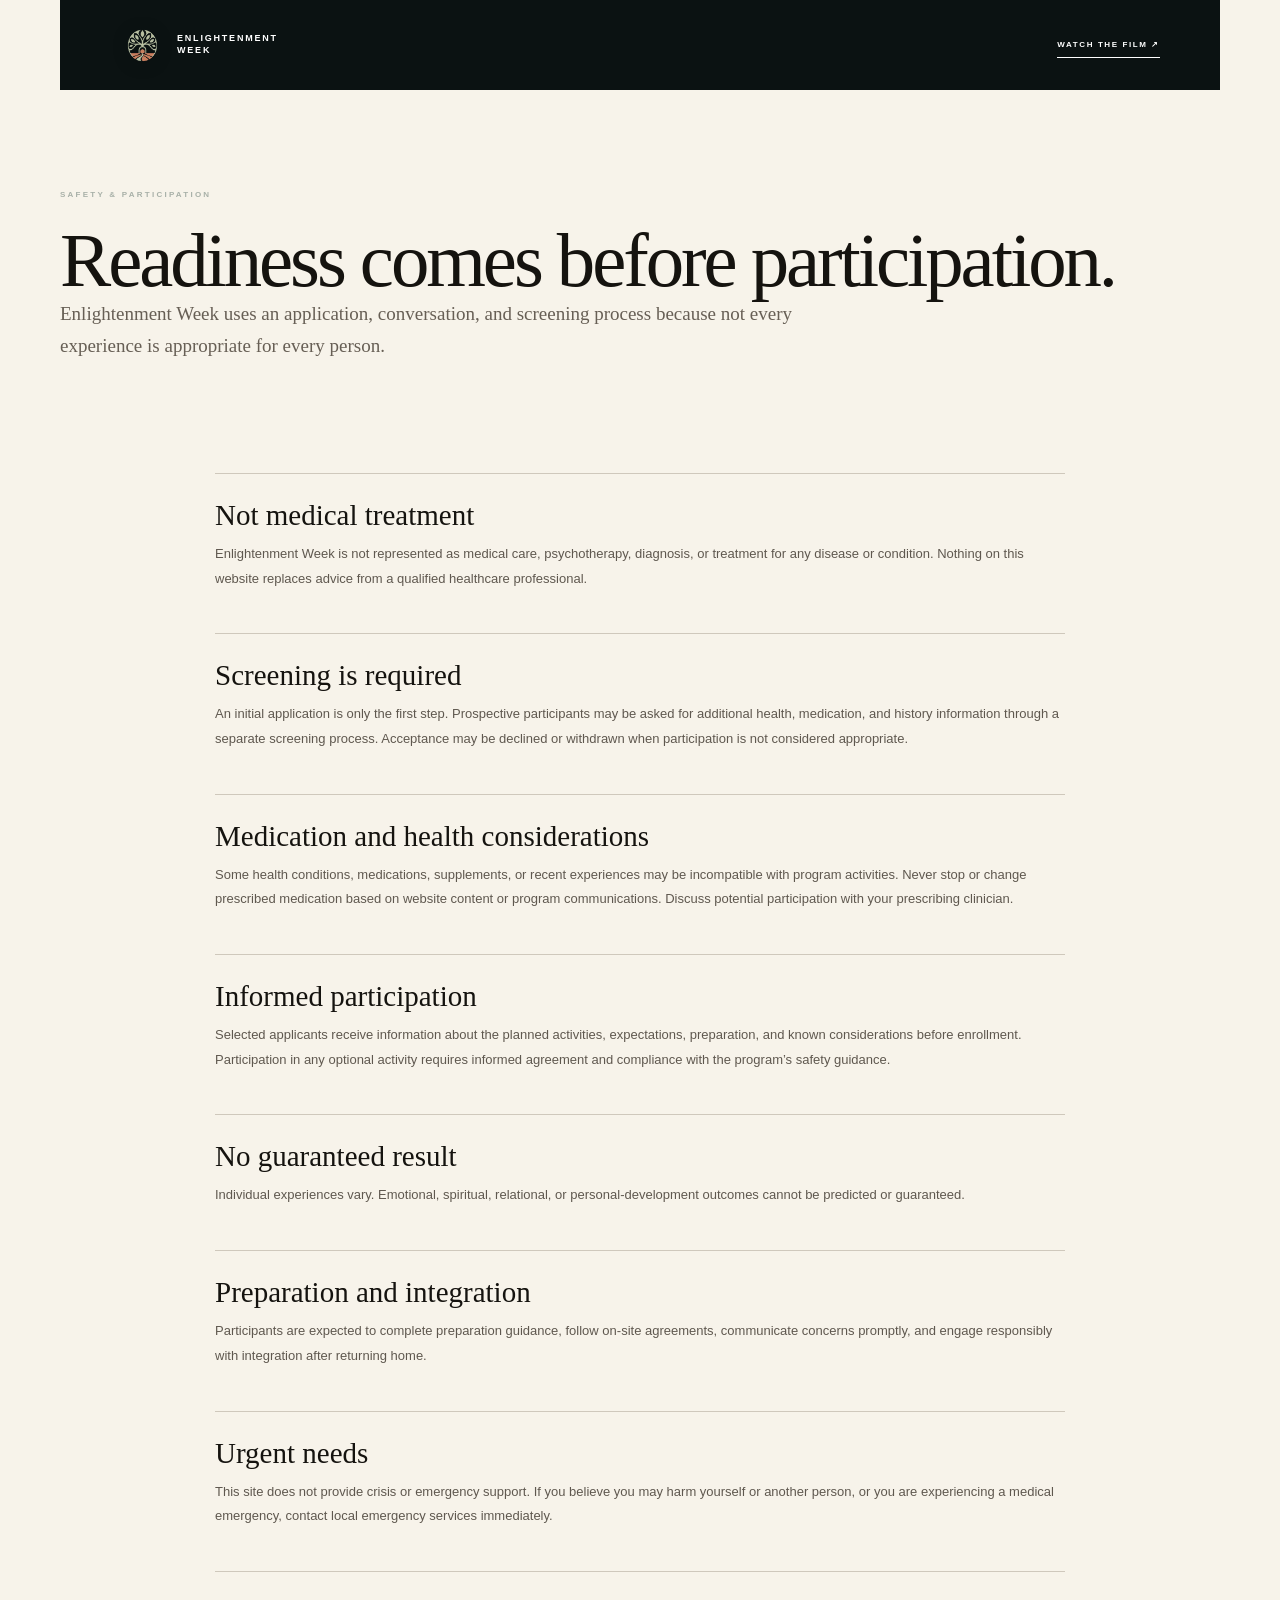
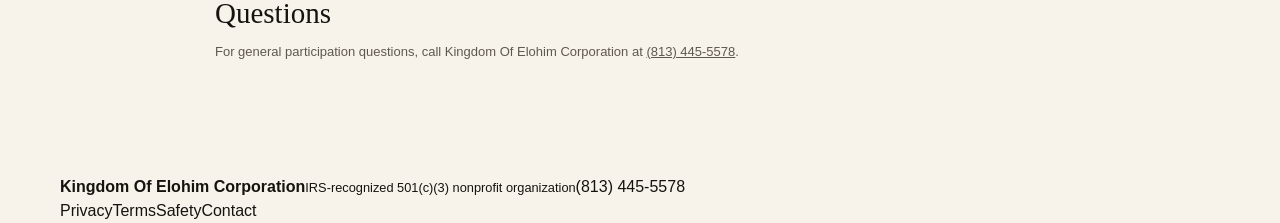
<file: safety/index.html>
<!DOCTYPE html>
<html lang="en"><head><meta charset="utf-8"><meta name="viewport" content="width=device-width, initial-scale=1"><link rel="stylesheet" href="/_next/static/css/index.CjOvw8y_.css" data-rsc-css-href="/_next/static/css/index.CjOvw8y_.css" data-precedence="vite-rsc/importer-resources"><link rel="modulepreload" fetchpriority="low" href="/_next/static/chunks/index-D5_8__HL.js"><script src="/_next/static/chunks/rolldown-runtime-C60lm6uB.js" type="module" async=""></script><script src="/_next/static/chunks/framework-BgSIrAUN.js" type="module" async=""></script><link rel="modulepreload" href="/_next/static/chunks/layout-segment-context-DgFdeHUC.js" crossorigin=""><link rel="modulepreload" href="/_next/static/chunks/FunnelClient-CwBhXdLX.js" crossorigin=""><script>Object.assign(((self[Symbol.for("vinext.navigationRuntime")]??={bootstrap:{routeManifest:null},functions:{}}).bootstrap.rsc??={rsc:[]}),{params:{},nav:{"pathname":"/safety","searchParams":[]}})</script><link rel="modulepreload" href="/_next/static/chunks/index-D5_8__HL.js">
<link rel="modulepreload" as="script" crossorigin="" href="/_next/static/chunks/rolldown-runtime-C60lm6uB.js"><link rel="modulepreload" as="script" crossorigin="" href="/_next/static/chunks/framework-BgSIrAUN.js"></head><body><main class="legal-page"><nav class="nav wrap"><a href="/" class="brand"><img class="brand-emblem" src="/enlightenment-week-logo.png" alt=""><span>ENLIGHTENMENT<br><b>WEEK</b></span></a><a class="nav-cta" href="/register">Watch the film <span>↗</span></a></nav><header class="legal-hero wrap"><span class="kicker pale">SAFETY &amp; PARTICIPATION</span><h1>Readiness comes before participation.</h1><p>Enlightenment Week uses an application, conversation, and screening process because not every experience is appropriate for every person.</p></header><article class="legal-content wrap"><h2>Not medical treatment</h2><p>Enlightenment Week is not represented as medical care, psychotherapy, diagnosis, or treatment for any disease or condition. Nothing on this website replaces advice from a qualified healthcare professional.</p><h2>Screening is required</h2><p>An initial application is only the first step. Prospective participants may be asked for additional health, medication, and history information through a separate screening process. Acceptance may be declined or withdrawn when participation is not considered appropriate.</p><h2>Medication and health considerations</h2><p>Some health conditions, medications, supplements, or recent experiences may be incompatible with program activities. Never stop or change prescribed medication based on website content or program communications. Discuss potential participation with your prescribing clinician.</p><h2>Informed participation</h2><p>Selected applicants receive information about the planned activities, expectations, preparation, and known considerations before enrollment. Participation in any optional activity requires informed agreement and compliance with the program’s safety guidance.</p><h2>No guaranteed result</h2><p>Individual experiences vary. Emotional, spiritual, relational, or personal-development outcomes cannot be predicted or guaranteed.</p><h2>Preparation and integration</h2><p>Participants are expected to complete preparation guidance, follow on-site agreements, communicate concerns promptly, and engage responsibly with integration after returning home.</p><h2>Urgent needs</h2><p>This site does not provide crisis or emergency support. If you believe you may harm yourself or another person, or you are experiencing a medical emergency, contact local emergency services immediately.</p><h2>Questions</h2><p>For general participation questions, call Kingdom Of Elohim Corporation at <a href="tel:+18134455578">(813) 445-5578</a>.</p></article><footer><div class="wrap footer-grid"><div><b>Kingdom Of Elohim Corporation</b><small>IRS-recognized 501(c)(3) nonprofit organization</small><a href="tel:+18134455578">(813) 445-5578</a></div><nav><a href="/privacy">Privacy</a><a href="/terms">Terms</a><a href="/safety">Safety</a><a href="/contact">Contact</a></nav></div></footer></main><!--$--><!--/$--><div hidden=""><!--$--><div hidden=""><title>Safety &amp; Participation | Enlightenment Week</title><meta name="description" content="A private seven-day awakening experience for small, selected groups in Costa Rica."><meta property="og:title" content="Enlightenment Week"><meta property="og:description" content="A private 7-day awakening experience in Costa Rica."><meta property="og:image" content="https://enlightenment-week.zionofenoch614681.chatgpt.site/og.png"><meta property="og:image:width" content="1792"><meta property="og:image:height" content="928"><meta name="twitter:card" content="summary_large_image"><meta name="twitter:title" content="Enlightenment Week"><meta name="twitter:description" content="A private 7-day awakening experience in Costa Rica."><meta name="twitter:image" content="https://enlightenment-week.zionofenoch614681.chatgpt.site/og.png"><link rel="icon" href="/favicon.svg"></div><!--/$--></div><script type="module" src="/_next/static/chunks/index-D5_8__HL.js" id="_R_" async=""></script><script>((self[Symbol.for("vinext.navigationRuntime")]??={bootstrap:{routeManifest:null},functions:{}}).bootstrap.rsc??={rsc:[]}).rsc.push("4:I[\"8c0f216c4604\",[],\"Children\",1]\n")</script><script>((self[Symbol.for("vinext.navigationRuntime")]??={bootstrap:{routeManifest:null},functions:{}}).bootstrap.rsc??={rsc:[]}).rsc.push("5:I[\"593f344dc510\",[],\"GlobalErrorBoundary\",1]\n")</script><script>((self[Symbol.for("vinext.navigationRuntime")]??={bootstrap:{routeManifest:null},functions:{}}).bootstrap.rsc??={rsc:[]}).rsc.push("6:I[\"0b874ad30386\",[],\"default\",1]\n")</script><script>((self[Symbol.for("vinext.navigationRuntime")]??={bootstrap:{routeManifest:null},functions:{}}).bootstrap.rsc??={rsc:[]}).rsc.push("7:I[\"593f344dc510\",[],\"ErrorBoundary\",1]\n")</script><script>((self[Symbol.for("vinext.navigationRuntime")]??={bootstrap:{routeManifest:null},functions:{}}).bootstrap.rsc??={rsc:[]}).rsc.push("8:I[\"15c18cfaeeff\",[],\"LayoutSegmentProvider\",1]\n")</script><script>((self[Symbol.for("vinext.navigationRuntime")]??={bootstrap:{routeManifest:null},functions:{}}).bootstrap.rsc??={rsc:[]}).rsc.push("9:I[\"8c0f216c4604\",[],\"Slot\",1]\n")</script><script>((self[Symbol.for("vinext.navigationRuntime")]??={bootstrap:{routeManifest:null},functions:{}}).bootstrap.rsc??={rsc:[]}).rsc.push("a:I[\"9276801271d6\",[],\"AppRouterScrollTarget\",1]\n")</script><script>((self[Symbol.for("vinext.navigationRuntime")]??={bootstrap:{routeManifest:null},functions:{}}).bootstrap.rsc??={rsc:[]}).rsc.push("b:I[\"593f344dc510\",[],\"RedirectBoundary\",1]\n")</script><script>((self[Symbol.for("vinext.navigationRuntime")]??={bootstrap:{routeManifest:null},functions:{}}).bootstrap.rsc??={rsc:[]}).rsc.push("c:\"$Sreact.suspense\"\n")</script><script>((self[Symbol.for("vinext.navigationRuntime")]??={bootstrap:{routeManifest:null},functions:{}}).bootstrap.rsc??={rsc:[]}).rsc.push(":HL[\"/_next/static/css/index.CjOvw8y_.css\",\"style\"     ]\n")</script><script>((self[Symbol.for("vinext.navigationRuntime")]??={bootstrap:{routeManifest:null},functions:{}}).bootstrap.rsc??={rsc:[]}).rsc.push("0:{\"__route\":\"route:/safety\",\"__interceptionContext\":null,\"__layoutIds\":[\"layout:/\"],\"__rootLayout\":\"/\",\"__sourcePage\":\"/safety/page\",\"__vinext_streaming_metadata_body:route:/safety\":\"$L1\",\"__vinext_streaming_metadata_outlet:route:/safety\":\"$L2\",\"page:/safety\":\"$L3\",\"layout:/\":[[[[\"$\",\"link\",\"css:/_next/static/css/index.CjOvw8y_.css\",{\"rel\":\"stylesheet\",\"precedence\":\"vite-rsc/importer-resources\",\"href\":\"/_next/static/css/index.CjOvw8y_.css\",\"data-rsc-css-href\":\"/_next/static/css/index.CjOvw8y_.css\"}],\"$undefined\"],[\"$\",\"html\",null,{\"lang\":\"en\",\"children\":[\"$\",\"body\",null,{\"children\":[\"$\",\"$L4\",null,{}]}]}]],null],\"route:/safety\":[[[\"$\",\"meta\",null,{\"charSet\":\"utf-8\"}],null,[[\"$\",\"meta\",\"0\",{\"name\":\"viewport\",\"content\":\"width=device-width, initial-scale=1\"}]]],[\"$\",\"$L5\",null,{\"fallback\":\"$6\",\"children\":[\"$\",\"$L7\",null,{\"fallback\":\"$6\",\"children\":[\"$\",\"$L8\",null,{\"providerId\":\"layout:/\",\"segmentMap\":{\"children\":[\"safety\"]},\"children\":[\"$\",\"$L9\",null,{\"id\":\"layout:/\",\"parallelSlots\":\"$undefined\",\"children\":[\"$\",\"$La\",null,{\"children\":[\"$\",\"$Lb\",null,{\"children\":[[\"$\",\"$L8\",null,{\"providerId\":\"page:/safety\",\"segmentMap\":{\"children\":[\"__PAGE__\"]},\"children\":[\"$\",\"$L9\",null,{\"id\":\"page:/safety\"}]}],[\"$\",\"$c\",null,{\"fallback\":null,\"children\":[\"$\",\"$L9\",null,{\"id\":\"__vinext_streaming_metadata_outlet:route:/safety\"}]}]]}]}]}]}]}]}],null,[\"$\",\"div\",null,{\"hidden\":true,\"children\":[\"$\",\"$c\",null,{\"fallback\":null,\"children\":[\"$\",\"$L9\",null,{\"id\":\"__vinext_streaming_metadata_body:route:/safety\"}]}]}]],\"__layoutFlags\":{\"layout:/\":\"s\"},\"__artifactCompatibility\":{\"schemaVersion\":1,\"graphVersion\":\"app-route-graph:abe7f7e8db51c558\",\"deploymentVersion\":\"8bfc5e53-1007-4ccd-8a83-0d3e4f94074e\",\"appElementsSchemaVersion\":1,\"rscPayloadSchemaVersion\":1,\"rootBoundaryId\":\"/\",\"renderEpoch\":null},\"__renderObservation\":{\"schemaVersion\":1,\"output\":{\"kind\":\"app-rsc\",\"mountedSlotsFingerprint\":null,\"renderEpoch\":null,\"rootBoundaryId\":\"/\",\"routeId\":\"route:/safety\"},\"completeness\":\"partial\",\"boundaryOutcome\":{\"kind\":\"unknown\"},\"requestApis\":[{\"kind\":\"connection\",\"status\":\"unknown\"},{\"kind\":\"cookies\",\"status\":\"unknown\"},{\"kind\":\"draftMode\",\"status\":\"unknown\"},{\"kind\":\"headers\",\"status\":\"observed\"},{\"kind\":\"params\",\"status\":\"unknown\"},{\"kind\":\"searchParams\",\"status\":\"unknown\"}],\"dynamicFetches\":[],\"cacheTags\":[\"/safety\",\"_N_T_/layout\",\"_N_T_/safety\",\"_N_T_/safety/layout\",\"_N_T_/safety/page\"],\"pathTags\":[\"/safety\"],\"cacheability\":\"unknown\",\"downgrade\":{\"target\":\"freshRender\",\"reasons\":[{\"code\":\"CP_DOWNGRADE_CACHEABILITY_UNKNOWN\",\"target\":\"freshRender\"},{\"code\":\"CP_DOWNGRADE_INCOMPLETE_OBSERVATION\",\"completeness\":\"partial\",\"target\":\"freshRender\"},{\"code\":\"CP_DOWNGRADE_UNKNOWN_REQUEST_API\",\"requestApi\":\"connection\",\"target\":\"freshRender\"},{\"code\":\"CP_DOWNGRADE_UNKNOWN_REQUEST_API\",\"requestApi\":\"cookies\",\"target\":\"freshRender\"},{\"code\":\"CP_DOWNGRADE_UNKNOWN_REQUEST_API\",\"requestApi\":\"draftMode\",\"target\":\"freshRender\"},{\"code\":\"CP_DOWNGRADE_PRIVATE_REQUEST_API\",\"requestApi\":\"headers\",\"target\":\"private\"},{\"code\":\"CP_DOWNGRADE_UNKNOWN_REQUEST_API\",\"requestApi\":\"params\",\"target\":\"freshRender\"},{\"code\":\"CP_DOWNGRADE_UNKNOWN_REQUEST_API\",\"requestApi\":\"searchParams\",\"target\":\"freshRender\"}],\"fallback\":{\"kind\":\"breakerFallback\",\"code\":\"CP_PRIVATE_DYNAMIC_DOWNGRADE\",\"mode\":\"renderFresh\",\"scope\":\"affectedOutput\",\"fields\":{\"reasonCodes\":[\"CP_DOWNGRADE_CACHEABILITY_UNKNOWN\",\"CP_DOWNGRADE_INCOMPLETE_OBSERVATION\",\"CP_DOWNGRADE_UNKNOWN_REQUEST_API\",\"CP_DOWNGRADE_UNKNOWN_REQUEST_API\",\"CP_DOWNGRADE_UNKNOWN_REQUEST_API\",\"CP_DOWNGRADE_PRIVATE_REQUEST_API\",\"CP_DOWNGRADE_UNKNOWN_REQUEST_API\",\"CP_DOWNGRADE_UNKNOWN_REQUEST_API\"],\"target\":\"freshRender\"}},\"isPublicCacheCandidate\":false}}}\n")</script><script>((self[Symbol.for("vinext.navigationRuntime")]??={bootstrap:{routeManifest:null},functions:{}}).bootstrap.rsc??={rsc:[]}).rsc.push("1:[\"$\",\"div\",null,{\"hidden\":true,\"dangerouslySetInnerHTML\":{\"__html\":\"\u003ctitle\u003eSafety \u0026amp; Participation | Enlightenment Week\u003c/title\u003e\u003cmeta name=\\\"description\\\" content=\\\"A private seven-day awakening experience for small, selected groups in Costa Rica.\\\"\u003e\u003cmeta property=\\\"og:title\\\" content=\\\"Enlightenment Week\\\"\u003e\u003cmeta property=\\\"og:description\\\" content=\\\"A private 7-day awakening experience in Costa Rica.\\\"\u003e\u003cmeta property=\\\"og:image\\\" content=\\\"https://enlightenment-week.zionofenoch614681.chatgpt.site/og.png\\\"\u003e\u003cmeta property=\\\"og:image:width\\\" content=\\\"1792\\\"\u003e\u003cmeta property=\\\"og:image:height\\\" content=\\\"928\\\"\u003e\u003cmeta name=\\\"twitter:card\\\" content=\\\"summary_large_image\\\"\u003e\u003cmeta name=\\\"twitter:title\\\" content=\\\"Enlightenment Week\\\"\u003e\u003cmeta name=\\\"twitter:description\\\" content=\\\"A private 7-day awakening experience in Costa Rica.\\\"\u003e\u003cmeta name=\\\"twitter:image\\\" content=\\\"https://enlightenment-week.zionofenoch614681.chatgpt.site/og.png\\\"\u003e\u003clink rel=\\\"icon\\\" href=\\\"/favicon.svg\\\"\u003e\"}}]\n")</script><script>((self[Symbol.for("vinext.navigationRuntime")]??={bootstrap:{routeManifest:null},functions:{}}).bootstrap.rsc??={rsc:[]}).rsc.push("2:null\n")</script><script>((self[Symbol.for("vinext.navigationRuntime")]??={bootstrap:{routeManifest:null},functions:{}}).bootstrap.rsc??={rsc:[]}).rsc.push("d:I[\"056b09e50c06\",[],\"Brand\",1]\n")</script><script>((self[Symbol.for("vinext.navigationRuntime")]??={bootstrap:{routeManifest:null},functions:{}}).bootstrap.rsc??={rsc:[]}).rsc.push("3:[\"$\",\"main\",null,{\"className\":\"legal-page\",\"children\":[[\"$\",\"nav\",null,{\"className\":\"nav wrap\",\"children\":[[\"$\",\"$Ld\",null,{}],[\"$\",\"a\",null,{\"className\":\"nav-cta\",\"href\":\"/register\",\"children\":[\"Watch the film \",[\"$\",\"span\",null,{\"children\":\"↗\"}]]}]]}],[\"$\",\"header\",null,{\"className\":\"legal-hero wrap\",\"children\":[[\"$\",\"span\",null,{\"className\":\"kicker pale\",\"children\":\"SAFETY \u0026 PARTICIPATION\"}],[\"$\",\"h1\",null,{\"children\":\"Readiness comes before participation.\"}],[\"$\",\"p\",null,{\"children\":\"Enlightenment Week uses an application, conversation, and screening process because not every experience is appropriate for every person.\"}]]}],[\"$\",\"article\",null,{\"className\":\"legal-content wrap\",\"children\":[[\"$\",\"h2\",null,{\"children\":\"Not medical treatment\"}],[\"$\",\"p\",null,{\"children\":\"Enlightenment Week is not represented as medical care, psychotherapy, diagnosis, or treatment for any disease or condition. Nothing on this website replaces advice from a qualified healthcare professional.\"}],[\"$\",\"h2\",null,{\"children\":\"Screening is required\"}],[\"$\",\"p\",null,{\"children\":\"An initial application is only the first step. Prospective participants may be asked for additional health, medication, and history information through a separate screening process. Acceptance may be declined or withdrawn when participation is not considered appropriate.\"}],[\"$\",\"h2\",null,{\"children\":\"Medication and health considerations\"}],[\"$\",\"p\",null,{\"children\":\"Some health conditions, medications, supplements, or recent experiences may be incompatible with program activities. Never stop or change prescribed medication based on website content or program communications. Discuss potential participation with your prescribing clinician.\"}],[\"$\",\"h2\",null,{\"children\":\"Informed participation\"}],[\"$\",\"p\",null,{\"children\":\"Selected applicants receive information about the planned activities, expectations, preparation, and known considerations before enrollment. Participation in any optional activity requires informed agreement and compliance with the program’s safety guidance.\"}],[\"$\",\"h2\",null,{\"children\":\"No guaranteed result\"}],[\"$\",\"p\",null,{\"children\":\"Individual experiences vary. Emotional, spiritual, relational, or personal-development outcomes cannot be predicted or guaranteed.\"}],[\"$\",\"h2\",null,{\"children\":\"Preparation and integration\"}],[\"$\",\"p\",null,{\"children\":\"Participants are expected to complete preparation guidance, follow on-site agreements, communicate concerns promptly, and engage responsibly with integration after returning home.\"}],[\"$\",\"h2\",null,{\"children\":\"Urgent needs\"}],[\"$\",\"p\",null,{\"children\":\"This site does not provide crisis or emergency support. If you believe you may harm yourself or another person, or you are experiencing a medical emergency, contact local emergency services immediately.\"}],[\"$\",\"h2\",null,{\"children\":\"Questions\"}],[\"$\",\"p\",null,{\"children\":[\"For general participation questions, call Kingdom Of Elohim Corporation at \",[\"$\",\"a\",null,{\"href\":\"tel:+18134455578\",\"children\":\"(813) 445-5578\"}],\".\"]}]]}],[\"$\",\"footer\",null,{\"children\":[\"$\",\"div\",null,{\"className\":\"wrap footer-grid\",\"children\":[[\"$\",\"div\",null,{\"children\":[[\"$\",\"b\",null,{\"children\":\"Kingdom Of Elohim Corporation\"}],[\"$\",\"small\",null,{\"children\":\"IRS-recognized 501(c)(3) nonprofit organization\"}],[\"$\",\"a\",null,{\"href\":\"tel:+18134455578\",\"children\":\"(813) 445-5578\"}]]}],[\"$\",\"nav\",null,{\"children\":[[\"$\",\"a\",null,{\"href\":\"/privacy\",\"children\":\"Privacy\"}],[\"$\",\"a\",null,{\"href\":\"/terms\",\"children\":\"Terms\"}],[\"$\",\"a\",null,{\"href\":\"/safety\",\"children\":\"Safety\"}],[\"$\",\"a\",null,{\"href\":\"/contact\",\"children\":\"Contact\"}]]}]]}]}]]}]\n")</script><script>Object.assign(((self[Symbol.for("vinext.navigationRuntime")]??={bootstrap:{routeManifest:null},functions:{}}).bootstrap.rsc??={rsc:[]}),{"initialCacheKind":"dynamic"});((self[Symbol.for("vinext.navigationRuntime")]??={bootstrap:{routeManifest:null},functions:{}}).bootstrap.rsc??={rsc:[]}).done=true</script></body><div id="codex-browser-sidebar-comments-root" style="position: fixed; inset: 0px; pointer-events: none; z-index: 2147483647;"></div></html>
</file>
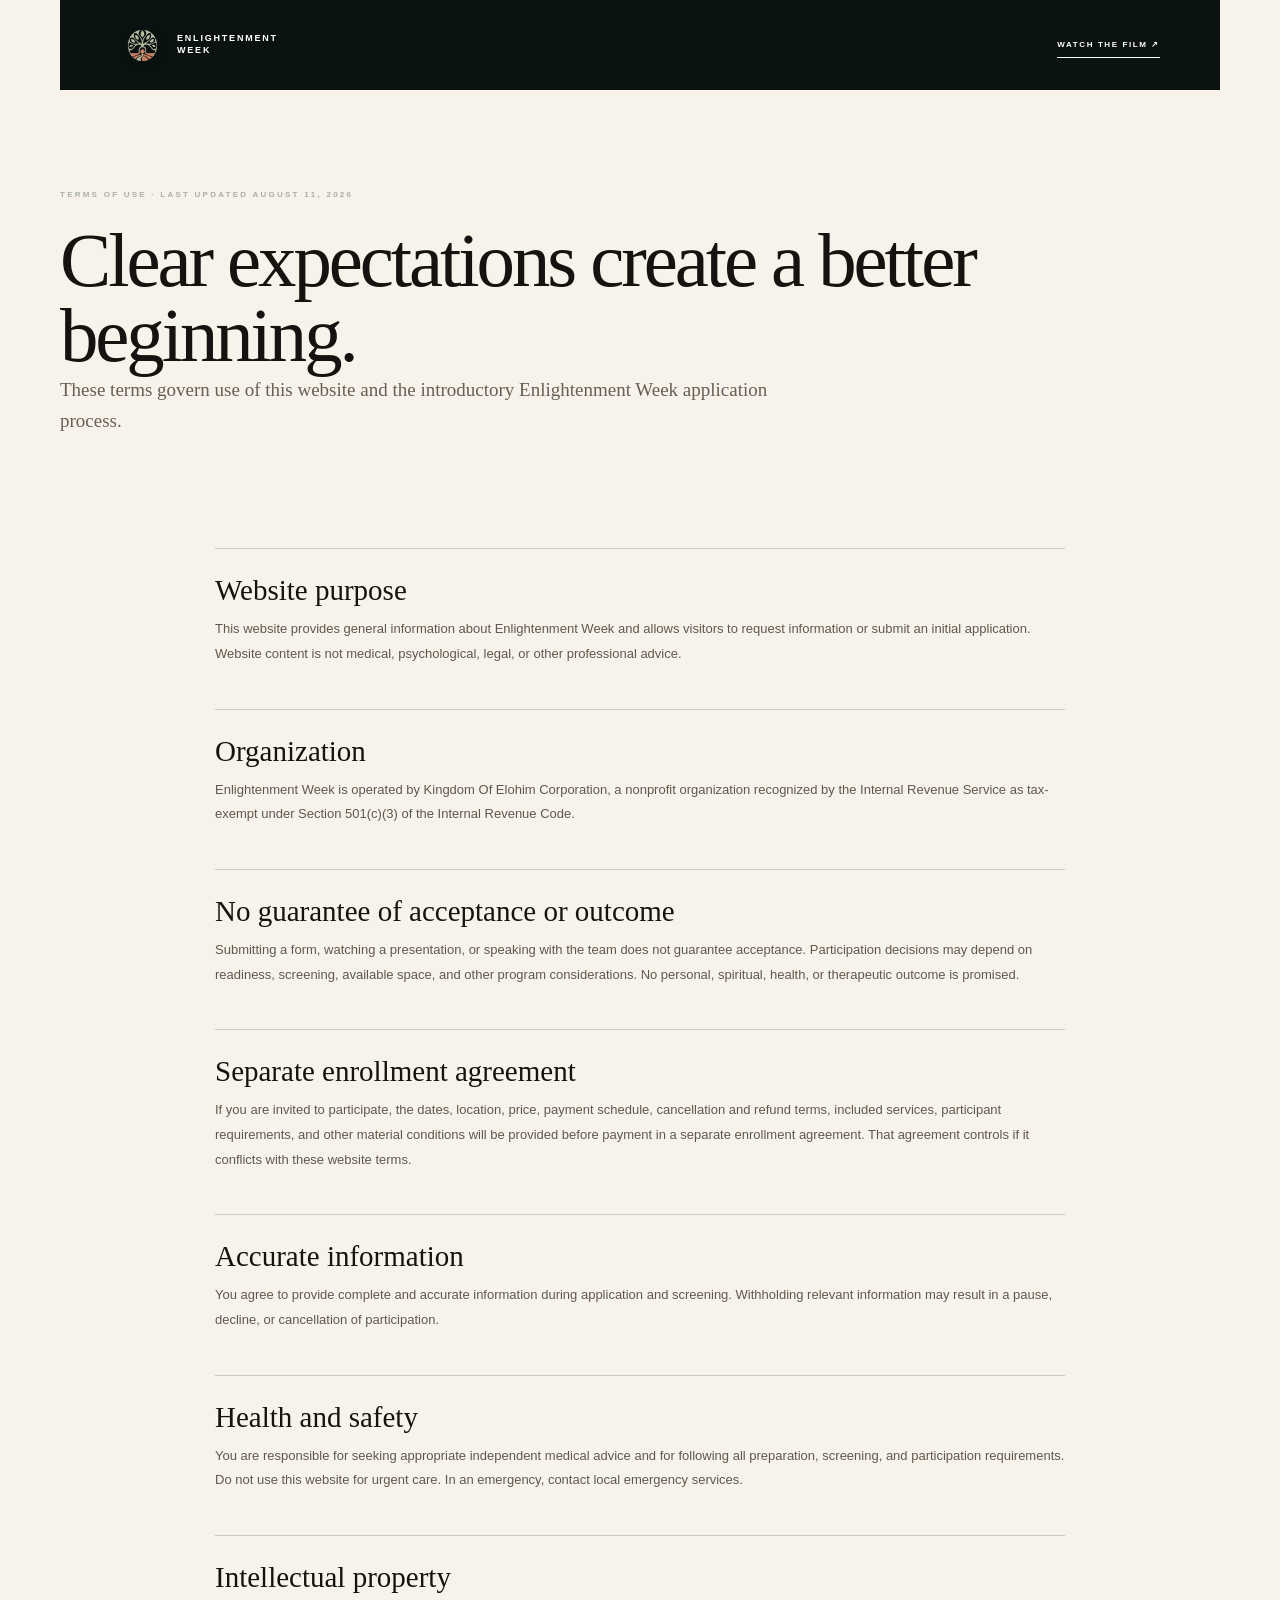
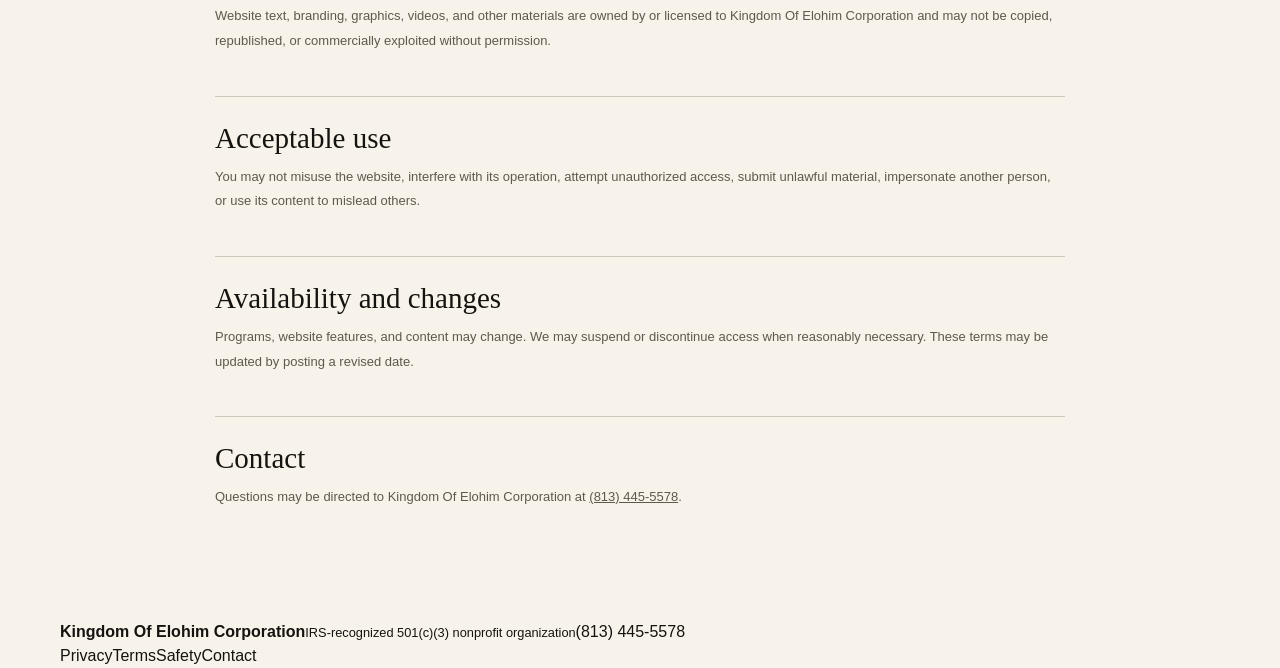
<file: terms/index.html>
<!DOCTYPE html>
<html lang="en"><head><meta charset="utf-8"><meta name="viewport" content="width=device-width, initial-scale=1"><link rel="stylesheet" href="/_next/static/css/index.CjOvw8y_.css" data-rsc-css-href="/_next/static/css/index.CjOvw8y_.css" data-precedence="vite-rsc/importer-resources"><link rel="modulepreload" fetchpriority="low" href="/_next/static/chunks/index-D5_8__HL.js"><script src="/_next/static/chunks/rolldown-runtime-C60lm6uB.js" type="module" async=""></script><script src="/_next/static/chunks/framework-BgSIrAUN.js" type="module" async=""></script><link rel="modulepreload" href="/_next/static/chunks/layout-segment-context-DgFdeHUC.js" crossorigin=""><link rel="modulepreload" href="/_next/static/chunks/FunnelClient-CwBhXdLX.js" crossorigin=""><script>Object.assign(((self[Symbol.for("vinext.navigationRuntime")]??={bootstrap:{routeManifest:null},functions:{}}).bootstrap.rsc??={rsc:[]}),{params:{},nav:{"pathname":"/terms","searchParams":[]}})</script><link rel="modulepreload" href="/_next/static/chunks/index-D5_8__HL.js">
<link rel="modulepreload" as="script" crossorigin="" href="/_next/static/chunks/rolldown-runtime-C60lm6uB.js"><link rel="modulepreload" as="script" crossorigin="" href="/_next/static/chunks/framework-BgSIrAUN.js"></head><body><main class="legal-page"><nav class="nav wrap"><a href="/" class="brand"><img class="brand-emblem" src="/enlightenment-week-logo.png" alt=""><span>ENLIGHTENMENT<br><b>WEEK</b></span></a><a class="nav-cta" href="/register">Watch the film <span>↗</span></a></nav><header class="legal-hero wrap"><span class="kicker pale">TERMS OF USE · LAST UPDATED AUGUST 11, 2026</span><h1>Clear expectations create a better beginning.</h1><p>These terms govern use of this website and the introductory Enlightenment Week application process.</p></header><article class="legal-content wrap"><h2>Website purpose</h2><p>This website provides general information about Enlightenment Week and allows visitors to request information or submit an initial application. Website content is not medical, psychological, legal, or other professional advice.</p><h2>Organization</h2><p>Enlightenment Week is operated by Kingdom Of Elohim Corporation, a nonprofit organization recognized by the Internal Revenue Service as tax-exempt under Section 501(c)(3) of the Internal Revenue Code.</p><h2>No guarantee of acceptance or outcome</h2><p>Submitting a form, watching a presentation, or speaking with the team does not guarantee acceptance. Participation decisions may depend on readiness, screening, available space, and other program considerations. No personal, spiritual, health, or therapeutic outcome is promised.</p><h2>Separate enrollment agreement</h2><p>If you are invited to participate, the dates, location, price, payment schedule, cancellation and refund terms, included services, participant requirements, and other material conditions will be provided before payment in a separate enrollment agreement. That agreement controls if it conflicts with these website terms.</p><h2>Accurate information</h2><p>You agree to provide complete and accurate information during application and screening. Withholding relevant information may result in a pause, decline, or cancellation of participation.</p><h2>Health and safety</h2><p>You are responsible for seeking appropriate independent medical advice and for following all preparation, screening, and participation requirements. Do not use this website for urgent care. In an emergency, contact local emergency services.</p><h2>Intellectual property</h2><p>Website text, branding, graphics, videos, and other materials are owned by or licensed to Kingdom Of Elohim Corporation and may not be copied, republished, or commercially exploited without permission.</p><h2>Acceptable use</h2><p>You may not misuse the website, interfere with its operation, attempt unauthorized access, submit unlawful material, impersonate another person, or use its content to mislead others.</p><h2>Availability and changes</h2><p>Programs, website features, and content may change. We may suspend or discontinue access when reasonably necessary. These terms may be updated by posting a revised date.</p><h2>Contact</h2><p>Questions may be directed to Kingdom Of Elohim Corporation at <a href="tel:+18134455578">(813) 445-5578</a>.</p></article><footer><div class="wrap footer-grid"><div><b>Kingdom Of Elohim Corporation</b><small>IRS-recognized 501(c)(3) nonprofit organization</small><a href="tel:+18134455578">(813) 445-5578</a></div><nav><a href="/privacy">Privacy</a><a href="/terms">Terms</a><a href="/safety">Safety</a><a href="/contact">Contact</a></nav></div></footer></main><!--$--><!--/$--><div hidden=""><!--$--><div hidden=""><title>Terms of Use | Enlightenment Week</title><meta name="description" content="A private seven-day awakening experience for small, selected groups in Costa Rica."><meta property="og:title" content="Enlightenment Week"><meta property="og:description" content="A private 7-day awakening experience in Costa Rica."><meta property="og:image" content="https://enlightenment-week.zionofenoch614681.chatgpt.site/og.png"><meta property="og:image:width" content="1792"><meta property="og:image:height" content="928"><meta name="twitter:card" content="summary_large_image"><meta name="twitter:title" content="Enlightenment Week"><meta name="twitter:description" content="A private 7-day awakening experience in Costa Rica."><meta name="twitter:image" content="https://enlightenment-week.zionofenoch614681.chatgpt.site/og.png"><link rel="icon" href="/favicon.svg"></div><!--/$--></div><script type="module" src="/_next/static/chunks/index-D5_8__HL.js" id="_R_" async=""></script><script>((self[Symbol.for("vinext.navigationRuntime")]??={bootstrap:{routeManifest:null},functions:{}}).bootstrap.rsc??={rsc:[]}).rsc.push("4:I[\"8c0f216c4604\",[],\"Children\",1]\n")</script><script>((self[Symbol.for("vinext.navigationRuntime")]??={bootstrap:{routeManifest:null},functions:{}}).bootstrap.rsc??={rsc:[]}).rsc.push("5:I[\"593f344dc510\",[],\"GlobalErrorBoundary\",1]\n")</script><script>((self[Symbol.for("vinext.navigationRuntime")]??={bootstrap:{routeManifest:null},functions:{}}).bootstrap.rsc??={rsc:[]}).rsc.push("6:I[\"0b874ad30386\",[],\"default\",1]\n")</script><script>((self[Symbol.for("vinext.navigationRuntime")]??={bootstrap:{routeManifest:null},functions:{}}).bootstrap.rsc??={rsc:[]}).rsc.push("7:I[\"593f344dc510\",[],\"ErrorBoundary\",1]\n")</script><script>((self[Symbol.for("vinext.navigationRuntime")]??={bootstrap:{routeManifest:null},functions:{}}).bootstrap.rsc??={rsc:[]}).rsc.push("8:I[\"15c18cfaeeff\",[],\"LayoutSegmentProvider\",1]\n")</script><script>((self[Symbol.for("vinext.navigationRuntime")]??={bootstrap:{routeManifest:null},functions:{}}).bootstrap.rsc??={rsc:[]}).rsc.push("9:I[\"8c0f216c4604\",[],\"Slot\",1]\n")</script><script>((self[Symbol.for("vinext.navigationRuntime")]??={bootstrap:{routeManifest:null},functions:{}}).bootstrap.rsc??={rsc:[]}).rsc.push("a:I[\"9276801271d6\",[],\"AppRouterScrollTarget\",1]\n")</script><script>((self[Symbol.for("vinext.navigationRuntime")]??={bootstrap:{routeManifest:null},functions:{}}).bootstrap.rsc??={rsc:[]}).rsc.push("b:I[\"593f344dc510\",[],\"RedirectBoundary\",1]\n")</script><script>((self[Symbol.for("vinext.navigationRuntime")]??={bootstrap:{routeManifest:null},functions:{}}).bootstrap.rsc??={rsc:[]}).rsc.push("c:\"$Sreact.suspense\"\n")</script><script>((self[Symbol.for("vinext.navigationRuntime")]??={bootstrap:{routeManifest:null},functions:{}}).bootstrap.rsc??={rsc:[]}).rsc.push(":HL[\"/_next/static/css/index.CjOvw8y_.css\",\"style\"     ]\n")</script><script>((self[Symbol.for("vinext.navigationRuntime")]??={bootstrap:{routeManifest:null},functions:{}}).bootstrap.rsc??={rsc:[]}).rsc.push("0:{\"__route\":\"route:/terms\",\"__interceptionContext\":null,\"__layoutIds\":[\"layout:/\"],\"__rootLayout\":\"/\",\"__sourcePage\":\"/terms/page\",\"__vinext_streaming_metadata_body:route:/terms\":\"$L1\",\"__vinext_streaming_metadata_outlet:route:/terms\":\"$L2\",\"page:/terms\":\"$L3\",\"layout:/\":[[[[\"$\",\"link\",\"css:/_next/static/css/index.CjOvw8y_.css\",{\"rel\":\"stylesheet\",\"precedence\":\"vite-rsc/importer-resources\",\"href\":\"/_next/static/css/index.CjOvw8y_.css\",\"data-rsc-css-href\":\"/_next/static/css/index.CjOvw8y_.css\"}],\"$undefined\"],[\"$\",\"html\",null,{\"lang\":\"en\",\"children\":[\"$\",\"body\",null,{\"children\":[\"$\",\"$L4\",null,{}]}]}]],null],\"route:/terms\":[[[\"$\",\"meta\",null,{\"charSet\":\"utf-8\"}],null,[[\"$\",\"meta\",\"0\",{\"name\":\"viewport\",\"content\":\"width=device-width, initial-scale=1\"}]]],[\"$\",\"$L5\",null,{\"fallback\":\"$6\",\"children\":[\"$\",\"$L7\",null,{\"fallback\":\"$6\",\"children\":[\"$\",\"$L8\",null,{\"providerId\":\"layout:/\",\"segmentMap\":{\"children\":[\"terms\"]},\"children\":[\"$\",\"$L9\",null,{\"id\":\"layout:/\",\"parallelSlots\":\"$undefined\",\"children\":[\"$\",\"$La\",null,{\"children\":[\"$\",\"$Lb\",null,{\"children\":[[\"$\",\"$L8\",null,{\"providerId\":\"page:/terms\",\"segmentMap\":{\"children\":[\"__PAGE__\"]},\"children\":[\"$\",\"$L9\",null,{\"id\":\"page:/terms\"}]}],[\"$\",\"$c\",null,{\"fallback\":null,\"children\":[\"$\",\"$L9\",null,{\"id\":\"__vinext_streaming_metadata_outlet:route:/terms\"}]}]]}]}]}]}]}]}],null,[\"$\",\"div\",null,{\"hidden\":true,\"children\":[\"$\",\"$c\",null,{\"fallback\":null,\"children\":[\"$\",\"$L9\",null,{\"id\":\"__vinext_streaming_metadata_body:route:/terms\"}]}]}]],\"__layoutFlags\":{\"layout:/\":\"s\"},\"__artifactCompatibility\":{\"schemaVersion\":1,\"graphVersion\":\"app-route-graph:5a63e8001b397b10\",\"deploymentVersion\":\"8bfc5e53-1007-4ccd-8a83-0d3e4f94074e\",\"appElementsSchemaVersion\":1,\"rscPayloadSchemaVersion\":1,\"rootBoundaryId\":\"/\",\"renderEpoch\":null},\"__renderObservation\":{\"schemaVersion\":1,\"output\":{\"kind\":\"app-rsc\",\"mountedSlotsFingerprint\":null,\"renderEpoch\":null,\"rootBoundaryId\":\"/\",\"routeId\":\"route:/terms\"},\"completeness\":\"partial\",\"boundaryOutcome\":{\"kind\":\"unknown\"},\"requestApis\":[{\"kind\":\"connection\",\"status\":\"unknown\"},{\"kind\":\"cookies\",\"status\":\"unknown\"},{\"kind\":\"draftMode\",\"status\":\"unknown\"},{\"kind\":\"headers\",\"status\":\"observed\"},{\"kind\":\"params\",\"status\":\"unknown\"},{\"kind\":\"searchParams\",\"status\":\"unknown\"}],\"dynamicFetches\":[],\"cacheTags\":[\"/terms\",\"_N_T_/layout\",\"_N_T_/terms\",\"_N_T_/terms/layout\",\"_N_T_/terms/page\"],\"pathTags\":[\"/terms\"],\"cacheability\":\"unknown\",\"downgrade\":{\"target\":\"freshRender\",\"reasons\":[{\"code\":\"CP_DOWNGRADE_CACHEABILITY_UNKNOWN\",\"target\":\"freshRender\"},{\"code\":\"CP_DOWNGRADE_INCOMPLETE_OBSERVATION\",\"completeness\":\"partial\",\"target\":\"freshRender\"},{\"code\":\"CP_DOWNGRADE_UNKNOWN_REQUEST_API\",\"requestApi\":\"connection\",\"target\":\"freshRender\"},{\"code\":\"CP_DOWNGRADE_UNKNOWN_REQUEST_API\",\"requestApi\":\"cookies\",\"target\":\"freshRender\"},{\"code\":\"CP_DOWNGRADE_UNKNOWN_REQUEST_API\",\"requestApi\":\"draftMode\",\"target\":\"freshRender\"},{\"code\":\"CP_DOWNGRADE_PRIVATE_REQUEST_API\",\"requestApi\":\"headers\",\"target\":\"private\"},{\"code\":\"CP_DOWNGRADE_UNKNOWN_REQUEST_API\",\"requestApi\":\"params\",\"target\":\"freshRender\"},{\"code\":\"CP_DOWNGRADE_UNKNOWN_REQUEST_API\",\"requestApi\":\"searchParams\",\"target\":\"freshRender\"}],\"fallback\":{\"kind\":\"breakerFallback\",\"code\":\"CP_PRIVATE_DYNAMIC_DOWNGRADE\",\"mode\":\"renderFresh\",\"scope\":\"affectedOutput\",\"fields\":{\"reasonCodes\":[\"CP_DOWNGRADE_CACHEABILITY_UNKNOWN\",\"CP_DOWNGRADE_INCOMPLETE_OBSERVATION\",\"CP_DOWNGRADE_UNKNOWN_REQUEST_API\",\"CP_DOWNGRADE_UNKNOWN_REQUEST_API\",\"CP_DOWNGRADE_UNKNOWN_REQUEST_API\",\"CP_DOWNGRADE_PRIVATE_REQUEST_API\",\"CP_DOWNGRADE_UNKNOWN_REQUEST_API\",\"CP_DOWNGRADE_UNKNOWN_REQUEST_API\"],\"target\":\"freshRender\"}},\"isPublicCacheCandidate\":false}}}\n")</script><script>((self[Symbol.for("vinext.navigationRuntime")]??={bootstrap:{routeManifest:null},functions:{}}).bootstrap.rsc??={rsc:[]}).rsc.push("1:[\"$\",\"div\",null,{\"hidden\":true,\"dangerouslySetInnerHTML\":{\"__html\":\"\u003ctitle\u003eTerms of Use | Enlightenment Week\u003c/title\u003e\u003cmeta name=\\\"description\\\" content=\\\"A private seven-day awakening experience for small, selected groups in Costa Rica.\\\"\u003e\u003cmeta property=\\\"og:title\\\" content=\\\"Enlightenment Week\\\"\u003e\u003cmeta property=\\\"og:description\\\" content=\\\"A private 7-day awakening experience in Costa Rica.\\\"\u003e\u003cmeta property=\\\"og:image\\\" content=\\\"https://enlightenment-week.zionofenoch614681.chatgpt.site/og.png\\\"\u003e\u003cmeta property=\\\"og:image:width\\\" content=\\\"1792\\\"\u003e\u003cmeta property=\\\"og:image:height\\\" content=\\\"928\\\"\u003e\u003cmeta name=\\\"twitter:card\\\" content=\\\"summary_large_image\\\"\u003e\u003cmeta name=\\\"twitter:title\\\" content=\\\"Enlightenment Week\\\"\u003e\u003cmeta name=\\\"twitter:description\\\" content=\\\"A private 7-day awakening experience in Costa Rica.\\\"\u003e\u003cmeta name=\\\"twitter:image\\\" content=\\\"https://enlightenment-week.zionofenoch614681.chatgpt.site/og.png\\\"\u003e\u003clink rel=\\\"icon\\\" href=\\\"/favicon.svg\\\"\u003e\"}}]\n")</script><script>((self[Symbol.for("vinext.navigationRuntime")]??={bootstrap:{routeManifest:null},functions:{}}).bootstrap.rsc??={rsc:[]}).rsc.push("2:null\n")</script><script>((self[Symbol.for("vinext.navigationRuntime")]??={bootstrap:{routeManifest:null},functions:{}}).bootstrap.rsc??={rsc:[]}).rsc.push("d:I[\"056b09e50c06\",[],\"Brand\",1]\n")</script><script>((self[Symbol.for("vinext.navigationRuntime")]??={bootstrap:{routeManifest:null},functions:{}}).bootstrap.rsc??={rsc:[]}).rsc.push("3:[\"$\",\"main\",null,{\"className\":\"legal-page\",\"children\":[[\"$\",\"nav\",null,{\"className\":\"nav wrap\",\"children\":[[\"$\",\"$Ld\",null,{}],[\"$\",\"a\",null,{\"className\":\"nav-cta\",\"href\":\"/register\",\"children\":[\"Watch the film \",[\"$\",\"span\",null,{\"children\":\"↗\"}]]}]]}],[\"$\",\"header\",null,{\"className\":\"legal-hero wrap\",\"children\":[[\"$\",\"span\",null,{\"className\":\"kicker pale\",\"children\":\"TERMS OF USE · LAST UPDATED AUGUST 11, 2026\"}],[\"$\",\"h1\",null,{\"children\":\"Clear expectations create a better beginning.\"}],[\"$\",\"p\",null,{\"children\":\"These terms govern use of this website and the introductory Enlightenment Week application process.\"}]]}],[\"$\",\"article\",null,{\"className\":\"legal-content wrap\",\"children\":[[\"$\",\"h2\",null,{\"children\":\"Website purpose\"}],[\"$\",\"p\",null,{\"children\":\"This website provides general information about Enlightenment Week and allows visitors to request information or submit an initial application. Website content is not medical, psychological, legal, or other professional advice.\"}],[\"$\",\"h2\",null,{\"children\":\"Organization\"}],[\"$\",\"p\",null,{\"children\":\"Enlightenment Week is operated by Kingdom Of Elohim Corporation, a nonprofit organization recognized by the Internal Revenue Service as tax-exempt under Section 501(c)(3) of the Internal Revenue Code.\"}],[\"$\",\"h2\",null,{\"children\":\"No guarantee of acceptance or outcome\"}],[\"$\",\"p\",null,{\"children\":\"Submitting a form, watching a presentation, or speaking with the team does not guarantee acceptance. Participation decisions may depend on readiness, screening, available space, and other program considerations. No personal, spiritual, health, or therapeutic outcome is promised.\"}],[\"$\",\"h2\",null,{\"children\":\"Separate enrollment agreement\"}],[\"$\",\"p\",null,{\"children\":\"If you are invited to participate, the dates, location, price, payment schedule, cancellation and refund terms, included services, participant requirements, and other material conditions will be provided before payment in a separate enrollment agreement. That agreement controls if it conflicts with these website terms.\"}],[\"$\",\"h2\",null,{\"children\":\"Accurate information\"}],[\"$\",\"p\",null,{\"children\":\"You agree to provide complete and accurate information during application and screening. Withholding relevant information may result in a pause, decline, or cancellation of participation.\"}],[\"$\",\"h2\",null,{\"children\":\"Health and safety\"}],[\"$\",\"p\",null,{\"children\":\"You are responsible for seeking appropriate independent medical advice and for following all preparation, screening, and participation requirements. Do not use this website for urgent care. In an emergency, contact local emergency services.\"}],[\"$\",\"h2\",null,{\"children\":\"Intellectual property\"}],[\"$\",\"p\",null,{\"children\":\"Website text, branding, graphics, videos, and other materials are owned by or licensed to Kingdom Of Elohim Corporation and may not be copied, republished, or commercially exploited without permission.\"}],[\"$\",\"h2\",null,{\"children\":\"Acceptable use\"}],[\"$\",\"p\",null,{\"children\":\"You may not misuse the website, interfere with its operation, attempt unauthorized access, submit unlawful material, impersonate another person, or use its content to mislead others.\"}],[\"$\",\"h2\",null,{\"children\":\"Availability and changes\"}],[\"$\",\"p\",null,{\"children\":\"Programs, website features, and content may change. We may suspend or discontinue access when reasonably necessary. These terms may be updated by posting a revised date.\"}],[\"$\",\"h2\",null,{\"children\":\"Contact\"}],[\"$\",\"p\",null,{\"children\":[\"Questions may be directed to Kingdom Of Elohim Corporation at \",[\"$\",\"a\",null,{\"href\":\"tel:+18134455578\",\"children\":\"(813) 445-5578\"}],\".\"]}]]}],[\"$\",\"footer\",null,{\"children\":[\"$\",\"div\",null,{\"className\":\"wrap footer-grid\",\"children\":[[\"$\",\"div\",null,{\"children\":[[\"$\",\"b\",null,{\"children\":\"Kingdom Of Elohim Corporation\"}],\"$Le\",\"$Lf\"]}],\"$L10\"]}]}]]}]\n")</script><script>((self[Symbol.for("vinext.navigationRuntime")]??={bootstrap:{routeManifest:null},functions:{}}).bootstrap.rsc??={rsc:[]}).rsc.push("e:[\"$\",\"small\",null,{\"children\":\"IRS-recognized 501(c)(3) nonprofit organization\"}]\n")</script><script>((self[Symbol.for("vinext.navigationRuntime")]??={bootstrap:{routeManifest:null},functions:{}}).bootstrap.rsc??={rsc:[]}).rsc.push("f:[\"$\",\"a\",null,{\"href\":\"tel:+18134455578\",\"children\":\"(813) 445-5578\"}]\n")</script><script>((self[Symbol.for("vinext.navigationRuntime")]??={bootstrap:{routeManifest:null},functions:{}}).bootstrap.rsc??={rsc:[]}).rsc.push("10:[\"$\",\"nav\",null,{\"children\":[[\"$\",\"a\",null,{\"href\":\"/privacy\",\"children\":\"Privacy\"}],[\"$\",\"a\",null,{\"href\":\"/terms\",\"children\":\"Terms\"}],[\"$\",\"a\",null,{\"href\":\"/safety\",\"children\":\"Safety\"}],[\"$\",\"a\",null,{\"href\":\"/contact\",\"children\":\"Contact\"}]]}]\n")</script><script>Object.assign(((self[Symbol.for("vinext.navigationRuntime")]??={bootstrap:{routeManifest:null},functions:{}}).bootstrap.rsc??={rsc:[]}),{"initialCacheKind":"dynamic"});((self[Symbol.for("vinext.navigationRuntime")]??={bootstrap:{routeManifest:null},functions:{}}).bootstrap.rsc??={rsc:[]}).done=true</script></body><div id="codex-browser-sidebar-comments-root" style="position: fixed; inset: 0px; pointer-events: none; z-index: 2147483647;"></div></html>
</file>
<file: _next/static/css/index.CjOvw8y_.css>
/*! tailwindcss v4.2.1 | MIT License | https://tailwindcss.com */
@layer properties{@supports (((-webkit-hyphens:none)) and (not (margin-trim:inline))) or ((-moz-orient:inline) and (not (color:rgb(from red r g b)))){*,:before,:after{--tw-blur:initial;--tw-brightness:initial;--tw-contrast:initial;--tw-grayscale:initial;--tw-hue-rotate:initial;--tw-invert:initial;--tw-opacity:initial;--tw-saturate:initial;--tw-sepia:initial;--tw-drop-shadow:initial;--tw-drop-shadow-color:initial;--tw-drop-shadow-alpha:100%;--tw-drop-shadow-size:initial}::backdrop{--tw-blur:initial;--tw-brightness:initial;--tw-contrast:initial;--tw-grayscale:initial;--tw-hue-rotate:initial;--tw-invert:initial;--tw-opacity:initial;--tw-saturate:initial;--tw-sepia:initial;--tw-drop-shadow:initial;--tw-drop-shadow-color:initial;--tw-drop-shadow-alpha:100%;--tw-drop-shadow-size:initial}}}@layer theme{:root,:host{--font-sans:ui-sans-serif, system-ui, sans-serif, "Apple Color Emoji", "Segoe UI Emoji", "Segoe UI Symbol", "Noto Color Emoji";--font-mono:ui-monospace, SFMono-Regular, Menlo, Monaco, Consolas, "Liberation Mono", "Courier New", monospace;--spacing:.25rem;--default-font-family:var(--font-sans);--default-mono-font-family:var(--font-mono)}}@layer base{*,:after,:before{box-sizing:border-box;border:0 solid;margin:0;padding:0}::backdrop{box-sizing:border-box;border:0 solid;margin:0;padding:0}::file-selector-button{box-sizing:border-box;border:0 solid;margin:0;padding:0}html,:host{-webkit-text-size-adjust:100%;tab-size:4;line-height:1.5;font-family:var(--default-font-family,ui-sans-serif, system-ui, sans-serif, "Apple Color Emoji", "Segoe UI Emoji", "Segoe UI Symbol", "Noto Color Emoji");font-feature-settings:var(--default-font-feature-settings,normal);font-variation-settings:var(--default-font-variation-settings,normal);-webkit-tap-highlight-color:transparent}hr{height:0;color:inherit;border-top-width:1px}abbr:where([title]){-webkit-text-decoration:underline dotted;text-decoration:underline dotted}h1,h2,h3,h4,h5,h6{font-size:inherit;font-weight:inherit}a{color:inherit;-webkit-text-decoration:inherit;-webkit-text-decoration:inherit;-webkit-text-decoration:inherit;-webkit-text-decoration:inherit;text-decoration:inherit}b,strong{font-weight:bolder}code,kbd,samp,pre{font-family:var(--default-mono-font-family,ui-monospace, SFMono-Regular, Menlo, Monaco, Consolas, "Liberation Mono", "Courier New", monospace);font-feature-settings:var(--default-mono-font-feature-settings,normal);font-variation-settings:var(--default-mono-font-variation-settings,normal);font-size:1em}small{font-size:80%}sub,sup{vertical-align:baseline;font-size:75%;line-height:0;position:relative}sub{bottom:-.25em}sup{top:-.5em}table{text-indent:0;border-color:inherit;border-collapse:collapse}:-moz-focusring{outline:auto}progress{vertical-align:baseline}summary{display:list-item}ol,ul,menu{list-style:none}img,svg,video,canvas,audio,iframe,embed,object{vertical-align:middle;display:block}img,video{max-width:100%;height:auto}button,input,select,optgroup,textarea{font:inherit;font-feature-settings:inherit;font-variation-settings:inherit;letter-spacing:inherit;color:inherit;opacity:1;background-color:#0000;border-radius:0}::file-selector-button{font:inherit;font-feature-settings:inherit;font-variation-settings:inherit;letter-spacing:inherit;color:inherit;opacity:1;background-color:#0000;border-radius:0}:where(select:is([multiple],[size])) optgroup{font-weight:bolder}:where(select:is([multiple],[size])) optgroup option{padding-inline-start:20px}::file-selector-button{margin-inline-end:4px}::placeholder{opacity:1}@supports (not ((-webkit-appearance:-apple-pay-button))) or (contain-intrinsic-size:1px){::placeholder{color:currentColor}@supports (color:color-mix(in lab, red, red)){::placeholder{color:color-mix(in oklab, currentcolor 50%, transparent)}}}textarea{resize:vertical}::-webkit-search-decoration{-webkit-appearance:none}::-webkit-date-and-time-value{min-height:1lh;text-align:inherit}::-webkit-datetime-edit{display:inline-flex}::-webkit-datetime-edit-fields-wrapper{padding:0}::-webkit-datetime-edit{padding-block:0}::-webkit-datetime-edit-year-field{padding-block:0}::-webkit-datetime-edit-month-field{padding-block:0}::-webkit-datetime-edit-day-field{padding-block:0}::-webkit-datetime-edit-hour-field{padding-block:0}::-webkit-datetime-edit-minute-field{padding-block:0}::-webkit-datetime-edit-second-field{padding-block:0}::-webkit-datetime-edit-millisecond-field{padding-block:0}::-webkit-datetime-edit-meridiem-field{padding-block:0}::-webkit-calendar-picker-indicator{line-height:1}:-moz-ui-invalid{box-shadow:none}button,input:where([type=button],[type=reset],[type=submit]){-webkit-appearance:button;appearance:button}::file-selector-button{-webkit-appearance:button;appearance:button}::-webkit-inner-spin-button{height:auto}::-webkit-outer-spin-button{height:auto}[hidden]:where(:not([hidden=until-found])){display:none!important}}@layer components;@layer utilities{.visible{visibility:visible}.relative{position:relative}.start{inset-inline-start:var(--spacing)}.container{width:100%}@media (min-width:40rem){.container{max-width:40rem}}@media (min-width:48rem){.container{max-width:48rem}}@media (min-width:64rem){.container{max-width:64rem}}@media (min-width:80rem){.container{max-width:80rem}}@media (min-width:96rem){.container{max-width:96rem}}.table{display:table}.overline{text-decoration-line:overline}.invert{--tw-invert:invert(100%);filter:var(--tw-blur,) var(--tw-brightness,) var(--tw-contrast,) var(--tw-grayscale,) var(--tw-hue-rotate,) var(--tw-invert,) var(--tw-saturate,) var(--tw-sepia,) var(--tw-drop-shadow,)}}:root{--ink:#15130f;--paper:#eee9df;--bone:#f7f3ea;--night:#0b1212;--forest:#15201d;--amber:#a57a61;--moss:#899b83;--line:#cfc8bc;--display:"Baskerville","Iowan Old Style","Palatino Linotype",Palatino,Georgia,serif;--sans:"Aptos","Segoe UI Variable","Segoe UI",Arial,sans-serif}*{box-sizing:border-box}html{scroll-behavior:smooth}body{background:var(--paper);color:var(--ink);font-family:var(--sans);font-optical-sizing:auto;margin:0}a{color:inherit;text-decoration:none}.shell{width:min(1240px,100% - 64px);margin:auto}.overline,.section-number{font:650 9px/1.4 var(--sans);letter-spacing:.28em;text-transform:uppercase}.overline{color:#766f65}.overline.light,.invert,.light-copy{color:#bcb7ad}.section-number{color:#827b70}.editorial-home h1,.editorial-home h2,.editorial-home h3{font-family:var(--display);font-weight:400}.site-nav{z-index:5;color:#f4efe4;grid-template-columns:1fr auto 1fr;align-items:center;height:100px;display:grid;position:absolute;left:50%;transform:translate(-50%)}.wordmark{text-transform:uppercase;align-items:center;gap:15px;display:flex}.wordmark-emblem{object-fit:contain;filter:drop-shadow(0 3px 12px #0005);flex:none;width:54px;height:54px}.wordmark b{font:600 10px var(--sans);letter-spacing:.24em}.nav-menu{letter-spacing:.19em;text-transform:uppercase;color:#c8c1b7;gap:34px;font-size:8px;display:flex}.nav-menu a:hover,.site-footer a:hover{color:var(--amber)}.nav-action{font:600 9px var(--sans);letter-spacing:.18em;text-transform:uppercase;border-bottom:1px solid #a9a294;justify-self:end;padding-bottom:8px}.nav-action span,.cta span,.text-cta span{margin-left:14px}.hero-cinema{background:var(--night);color:#f7f3e9;height:100svh;min-height:760px;position:relative;overflow:hidden}.hero-image{filter:saturate(.82)contrast(1.05);background:url(/retreat-hero-v2.png) 50%/cover no-repeat;position:absolute;inset:0}.hero-veil{background:linear-gradient(90deg,#060a09eb 0%,#060a09b8 38%,#060a0926 70%,#060a092e),linear-gradient(#0000 60%,#060a098a);position:absolute;inset:0}.hero-main{z-index:2;padding-top:24vh;position:relative}.hero-main h1{letter-spacing:-.052em;max-width:970px;margin:25px 0 30px;font-size:clamp(62px,7vw,112px);line-height:.88}.hero-main h1 em,.editorial-home h2 em{color:#acbca8;font-weight:400}.hero-deck{font:400 19px/1.6 var(--display);color:#d0cbc2;max-width:620px}.hero-ctas{align-items:center;gap:35px;margin-top:35px;display:flex}.cta{min-height:60px;font:700 9px var(--sans);letter-spacing:.17em;text-transform:uppercase;justify-content:center;align-items:center;padding:0 30px;display:inline-flex}.cta.amber{background:var(--amber);color:#17110b}.cta:hover{filter:brightness(1.08)}.quiet-link{font:600 9px var(--sans);letter-spacing:.17em;text-transform:uppercase}.hero-index{z-index:3;color:#9f9b93;font:600 8px var(--sans);letter-spacing:.19em;justify-content:space-between;display:flex;position:absolute;bottom:28px;left:50%;transform:translate(-50%)}.offer-snapshot{background:#e7e2d8;padding:125px 0}.offer-layout{grid-template-columns:.9fr 1.1fr;align-items:center;gap:90px;display:grid}.offer-layout figure{margin:0}.offer-layout figure img{object-fit:cover;width:100%;height:700px;display:block;box-shadow:0 28px 70px #111a1626}.offer-layout figcaption{font:600 7px/1.5 var(--sans);letter-spacing:.13em;text-transform:uppercase;color:#7c766d;padding-top:12px}.offer-layout h2{letter-spacing:-.04em;margin:24px 0;font-size:clamp(48px,5vw,76px);line-height:1}.offer-lead{color:#5d584f;max-width:680px;font-size:14px;line-height:1.85}.fact-grid{border-top:1px solid var(--line);border-left:1px solid var(--line);grid-template-columns:1fr 1fr;margin-top:38px;display:grid}.fact-grid div{border-right:1px solid var(--line);border-bottom:1px solid var(--line);flex-direction:column;gap:7px;min-height:112px;padding:22px;display:flex}.fact-grid b{font:400 25px var(--display);color:#28332f}.fact-grid span{color:#6b665e;font-size:9px;line-height:1.5}.offer-actions{align-items:center;gap:28px;margin-top:32px;display:flex}.opening-statement{background:var(--bone);padding:145px 0 130px}.statement-grid{grid-template-columns:210px 1fr;gap:55px;display:grid}.opening-statement h2{letter-spacing:-.038em;max-width:960px;margin:0 0 55px;font-size:clamp(48px,5.5vw,82px);line-height:1.02}.two-copy{grid-template-columns:1fr 1fr;gap:60px;max-width:900px;display:grid}.two-copy p,.identity-section p,.tree-copy p,.decision-grid>div>p{color:#5f5a52;font-size:14px;line-height:1.95}.truth-band{color:#17110b;background:#9eae9c;padding:30px 0}.truth-band .shell{grid-template-columns:repeat(3,1fr);display:grid}.truth-band p{font:500 18px/1.4 var(--display);border-right:1px solid #17110b33;margin:0;padding:0 30px}.truth-band p:first-child{padding-left:0}.truth-band p:last-child{border:0}.testimonials{background:#dfe3da;padding:135px 0}.proof-heading{grid-template-columns:210px 1fr;gap:55px;display:grid}.proof-heading h2{letter-spacing:-.038em;margin:18px 0 60px;font-size:clamp(48px,5vw,76px);line-height:1.02}.testimonial-grid{border-top:1px solid #aeb5a9;border-left:1px solid #aeb5a9;grid-template-columns:repeat(3,1fr);display:grid}.testimonial-grid figure{border-bottom:1px solid #aeb5a9;border-right:1px solid #aeb5a9;flex-direction:column;min-height:420px;margin:0;padding:36px;display:flex}.testimonial-grid>figure>span{font:600 9px var(--sans);letter-spacing:.17em;color:#687566}.testimonial-grid blockquote{font:400 25px/1.45 var(--display);letter-spacing:-.012em;margin:55px 0 35px}.testimonial-grid figcaption{text-transform:uppercase;flex-direction:column;gap:6px;margin-top:auto;display:flex}.testimonial-grid figcaption b{font:700 9px var(--sans);letter-spacing:.17em}.testimonial-grid figcaption small{font:600 7px var(--sans);letter-spacing:.16em;color:#697068}.quote-note{letter-spacing:.09em;color:#697068;margin-top:18px;font-size:8px}.identity-section{background:var(--paper);padding:130px 0}.identity-grid{grid-template-columns:.82fr 1.18fr;align-items:center;gap:110px;display:grid}.portrait-panel{background:linear-gradient(165deg,#0000 40%,#101917e8),url(/retreat-hero-v2.png) 73%/auto 100% no-repeat;height:680px;position:relative;box-shadow:0 25px 60px #15130f22}.portrait-panel span{color:#f1eadf;font:600 9px/1.7 var(--sans);letter-spacing:.23em;position:absolute;bottom:35px;left:35px}.identity-section h2{letter-spacing:-.035em;margin:20px 0 32px;font-size:clamp(45px,4.7vw,72px);line-height:1.02}.text-cta{font:650 9px var(--sans);letter-spacing:.17em;text-transform:uppercase;border-bottom:1px solid;margin-top:22px;padding:9px 0;display:inline-block}.mechanism{background:var(--night);color:#f5f0e8;padding:140px 0}.mechanism-head,.arc-heading{grid-template-columns:210px 1fr;gap:55px;display:grid}.mechanism h2,.week-arc h2{letter-spacing:-.04em;margin:20px 0 25px;font-size:clamp(50px,5vw,80px);line-height:1}.mechanism-head>div>p:last-child{color:#a9aba4;max-width:700px;line-height:1.8}.sequence-grid{border-top:1px solid #ffffff24;border-left:1px solid #ffffff24;grid-template-columns:repeat(4,1fr);margin-top:80px;display:grid}.sequence-grid article{border-bottom:1px solid #ffffff24;border-right:1px solid #ffffff24;min-height:330px;padding:35px}.sequence-grid b{font:400 20px var(--display);color:var(--amber)}.sequence-grid h3{margin:90px 0 15px;font-size:32px}.sequence-grid p{color:#aeb0a9;font-size:12px;line-height:1.75}.process-image{color:#f4efe6;background:#0b1212;height:620px;position:relative;overflow:hidden}.process-image>img{object-fit:cover;filter:saturate(.78)contrast(1.05);width:100%;height:100%;position:absolute;inset:0}.process-image:after{content:"";background:linear-gradient(90deg,#09100fdb 0%,#09100f66 52%,#0000 78%);position:absolute;inset:0}.process-image>.shell{z-index:1;padding-top:175px;position:relative}.process-image p{max-width:600px;font:400 clamp(36px,4.2vw,62px)/1.08 var(--display);letter-spacing:-.03em;margin:0}.process-image span{font:650 8px var(--sans);letter-spacing:.18em;text-transform:uppercase;color:#c5c1b8;margin-top:30px;display:block}.outcomes{background:var(--bone);padding:145px 0}.outcome-grid{grid-template-columns:.9fr 1.1fr;gap:120px;display:grid}.outcomes h2,.tree-editorial h2,.decision-section h2{letter-spacing:-.038em;margin:28px 0;font-size:clamp(49px,5vw,76px);line-height:1.02}.outcomes>div>div>p{color:#625d54;font-size:14px;line-height:1.9}.decision-list{border-top:1px solid var(--line)}.decision-list div{border-bottom:1px solid var(--line);grid-template-columns:50px 1fr;align-items:center;padding:18px 0;display:grid}.decision-list span{font:500 12px var(--display);color:#9e743d}.decision-list p{font:400 22px/1.3 var(--display);margin:0}.week-arc{color:#f6f1e8;background:#17221f;padding:145px 0}.arc-list{border-top:1px solid #ffffff24;margin-top:80px}.arc-list article{border-bottom:1px solid #ffffff24;grid-template-columns:120px 70px 230px 1fr;align-items:center;gap:25px;min-height:120px;display:grid}.arc-list span,.arc-list b{font:650 9px var(--sans);letter-spacing:.17em;text-transform:uppercase;color:#9ca49d}.arc-list b{color:var(--amber)}.arc-list h3{margin:0;font-size:29px}.arc-list p{color:#aab0aa;max-width:650px;font-size:12px;line-height:1.75}.fineprint{letter-spacing:.08em;margin-top:25px;font-size:9px}.tree-editorial{background:#dcd4c7;padding:145px 0}.tree-layout{grid-template-columns:1fr 1fr;gap:120px;display:grid}.tree-copy{padding-top:50px}.selection{color:#f3eee5;background:#101715;padding:140px 0}.selection h2{letter-spacing:-.045em;margin:20px 0 70px;font-size:clamp(54px,6vw,88px);line-height:.98}.selection-grid{border-top:1px solid #ffffff25;border-left:1px solid #ffffff25;grid-template-columns:1fr 1fr;display:grid}.selection-grid>div{border-bottom:1px solid #ffffff25;border-right:1px solid #ffffff25;padding:45px}.selection-grid h3{margin:0 0 30px;font-size:31px}.selection-grid ul{margin:0;padding:0;list-style:none}.selection-grid li{color:#b4b6b0;border-top:1px solid #ffffff17;padding:15px 0;font-size:12px}.selection-grid li:before{content:"—";color:var(--amber);margin-right:12px}.decision-section{background:var(--bone);padding:145px 0}.decision-grid{grid-template-columns:210px 1fr;gap:55px;display:grid}.investment-callout{border-top:1px solid var(--line);border-bottom:1px solid var(--line);grid-template-columns:1fr auto;align-items:end;gap:8px 30px;margin:38px 0;padding:28px 0;display:grid}.investment-callout span{font:700 8px var(--sans);letter-spacing:.2em;color:#6d665d}.investment-callout strong{font:400 clamp(42px,5vw,68px)/1 var(--display);letter-spacing:-.04em;color:#27322e;grid-area:1/2/3}.investment-callout small{color:#716b63;font-size:9px;line-height:1.5}.process-line{align-items:center;margin-top:55px;display:flex}.process-line span{font:650 9px var(--sans);letter-spacing:.14em;text-transform:uppercase;align-items:center;gap:10px;display:flex}.process-line b{border:1px solid #9a9185;border-radius:50%;place-items:center;width:27px;height:27px;font-size:9px;display:grid}.process-line i{background:#bdb5aa;flex:1;height:1px;margin:0 14px}.nonprofit-note{background:#d8d2c7;border-top:1px solid #c1b9ad;padding:80px 0}.nonprofit-note>.shell{grid-template-columns:210px 1fr;gap:55px;display:grid}.nonprofit-note h2{margin:0 0 14px;font-size:38px}.nonprofit-note p{color:#5f5a52;max-width:760px;margin:0;font-size:12px;line-height:1.8}.closing{color:#f7f2e9;height:760px;position:relative}.closing-image{filter:saturate(.65);background:url(/retreat-hero-v2.png) 50%/cover no-repeat;position:absolute;inset:0}.closing-veil{background:linear-gradient(90deg,#08100fdc,#08100f55);position:absolute;inset:0}.closing-copy{z-index:2;padding-top:160px;position:relative}.closing h2{letter-spacing:-.044em;margin:25px 0 40px;font-size:clamp(56px,6vw,90px);line-height:.97}.closing-copy>p:last-child{letter-spacing:.15em;color:#ada79e;text-transform:uppercase;margin-top:20px;font-size:8px}.site-footer{color:#a4a19a;background:#080c0b;padding:60px 0 25px}.footer-top{grid-template-columns:1fr 1fr auto;align-items:start;gap:50px;display:grid}.footer-top>div{flex-direction:column;gap:7px;font-size:10px;display:flex}.footer-top>div b{color:#ded8ce;font-weight:500}.footer-top>div small{letter-spacing:.08em;font-size:8px}.footer-top nav{letter-spacing:.12em;text-transform:uppercase;grid-template-columns:1fr 1fr;gap:15px 30px;font-size:9px;display:grid}.footer-bottom{letter-spacing:.17em;border-top:1px solid #ffffff17;justify-content:space-between;margin-top:55px;padding-top:20px;font-size:7px;display:flex}.nav{z-index:3;justify-content:space-between;align-items:center;height:90px;display:flex;position:relative}.wrap{width:min(1160px,100% - 48px);margin:auto}.narrow{max-width:800px}.center{text-align:center}.brand{font:600 9px/1.3 var(--sans);letter-spacing:.2em;align-items:center;gap:12px;display:flex}.brand-emblem{object-fit:contain;filter:drop-shadow(0 2px 8px #0004);flex:none;width:45px;height:45px}.nav-cta,.stage{font:650 8px var(--sans);letter-spacing:.2em;text-transform:uppercase}.nav-cta{border-bottom:1px solid;padding:8px 0}.funnel-page,.film-page,.webinar-page,.apply-page{color:#f5f0e8;background:radial-gradient(circle at 80% 15%,#263a35,#0000 28%),#0b1212;min-height:100vh}.kicker{font:650 8px var(--sans);letter-spacing:.28em;text-transform:uppercase;color:#a8b0a8;margin-bottom:24px;display:block}.funnel-page h1,.film-page h1,.webinar-page h1,.apply-page h1{font:400 clamp(55px,6vw,88px)/.98 var(--display);letter-spacing:-.04em;margin:0}.funnel-page h1 em,.film-page h1 em,.webinar-page h1 em,.apply-page h1 em{color:#acbca8}.register-layout{grid-template-columns:1.15fr .85fr;align-items:center;gap:100px;min-height:calc(100vh - 90px);padding:55px 0 90px;display:grid}.lead{font:400 19px/1.65 var(--display);color:#b8bbb5}.video-tease{border:1px solid #ffffff1b;align-items:center;gap:18px;margin:30px 0;padding:20px;display:flex}.play{background:var(--amber);color:#18110b;border-radius:50%;place-items:center;width:45px;height:45px;font-size:11px;display:grid}.video-tease b,.video-tease small{display:block}.video-tease b{letter-spacing:.18em;font-size:9px}.video-tease small{color:#9ca29d;margin-top:7px;font-size:8px}.simple-list{padding:0;list-style:none}.simple-list li{color:#b6bab4;padding:9px 0;font-size:11px}.simple-list li:before{content:"—";color:var(--amber);margin-right:12px}.form-heading{text-align:center}.form-heading h2{font:400 32px var(--display);margin:10px}.form-card,.application{color:var(--ink);background:#eee8dd;padding:36px;box-shadow:0 25px 80px #0008}.form-card label,.application label{font:650 8px var(--sans);letter-spacing:.14em;text-transform:uppercase;margin-bottom:18px;display:block}.form-card input,.application input,.application textarea,.application select{width:100%;font:400 14px var(--sans);background:#faf7f1;border:1px solid #cfc6b9;margin-top:8px;padding:15px}.form-card .cta,.form-card .button,.application .button{background:var(--amber);width:100%;min-height:56px;font:700 9px var(--sans);letter-spacing:.15em;text-transform:uppercase;border:0}.form-card small{text-align:center;color:#766f65;margin-top:14px;font-size:8px;line-height:1.6;display:block}.form-card small a,.check a{text-decoration:underline}.film-wrap,.webinar-hero{padding:65px 0 110px}.film-wrap h1,.webinar-hero h1{font-size:clamp(55px,6vw,80px)}.video-shell{background:#050807;max-width:1000px;margin:45px auto;padding:10px;box-shadow:0 30px 100px #000b}.video-shell.wide{max-width:1120px}.voomly-frame{background:#050807;border-radius:8px;width:100%;overflow:hidden}.voomly-frame .voomly-embed{display:block}.video-art{aspect-ratio:16/9;background:linear-gradient(#07100f55,#07100fcc),url(/retreat-hero-v2.png) 50%/cover;flex-direction:column;justify-content:center;align-items:center;display:flex}.play.large{width:72px;height:72px;margin-bottom:25px}.video-art b{font:500 21px var(--display);letter-spacing:.12em}.video-art small{letter-spacing:.13em;color:#aaa9a4;margin-top:8px;font-size:8px}.after-film{text-align:center;max-width:700px;margin:70px auto 0}.after-film h2,.webinar-apply h2{font:400 46px var(--display);margin:15px}.after-film p,.webinar-apply p{color:#a8aaa5;font-size:13px;line-height:1.8}.film-choice{justify-content:center;align-items:center;gap:30px;margin-top:30px;display:flex}.film-secondary{font:650 8px var(--sans);letter-spacing:.16em;text-transform:uppercase;color:#d3d2cc;border-bottom:1px solid #a7aaa4;padding:10px 0}.button{color:#fff;min-height:56px;font:700 9px var(--sans);letter-spacing:.15em;text-transform:uppercase;background:#355249;border:0;justify-content:center;align-items:center;padding:0 27px;display:inline-flex}.button.gold{background:var(--amber);color:#18110b}.chapter-row{grid-template-columns:repeat(4,1fr);max-width:1120px;margin:auto;display:grid}.chapter-row span{letter-spacing:.13em;color:#9ca09c;border-right:1px solid #ffffff1b;padding:14px;font-size:8px}.chapter-row b{color:var(--amber);margin-right:8px}.webinar-apply{background:var(--paper);color:var(--ink);padding:110px 0}.application-wrap{grid-template-columns:.72fr 1.28fr;gap:90px;padding:70px 0 120px;display:grid}.application-intro{position:sticky;top:45px}.application-intro>p{font:400 18px/1.7 var(--display);color:#b4b8b2}.privacy-note{border:1px solid #ffffff1a;gap:15px;margin-top:30px;padding:20px;display:flex}.privacy-note b,.privacy-note small{display:block}.privacy-note small{color:#999f9a;font-size:8px}.form-section{border-bottom:1px solid #cfc6b9;margin-bottom:30px;padding-bottom:30px}.form-section>span{letter-spacing:.18em;color:#7b623f;margin-bottom:26px;font-size:8px;display:block}.field-grid{grid-template-columns:1fr 1fr;gap:0 18px;display:grid}.full{grid-column:1/-1}.check{gap:12px;line-height:1.5;text-transform:none!important;letter-spacing:0!important;display:flex!important}.check input{width:17px!important;margin-top:2px!important}.success-card{background:var(--paper);color:var(--ink);text-align:center;padding:70px}.legal-page{background:var(--bone);min-height:100vh}.legal-page>.nav{background:var(--night);color:#fff;max-width:none;padding:0 max(24px,50vw - 580px)}.legal-hero{padding:100px 0 70px}.legal-hero h1{font:400 clamp(52px,6vw,82px)/.98 var(--display);letter-spacing:-.04em;margin:0}.legal-hero p{font:400 19px/1.65 var(--display);color:#675f55;max-width:760px}.legal-content{max-width:850px;padding-bottom:110px}.legal-content h2{font:500 29px var(--display);border-top:1px solid var(--line);margin:42px 0 10px;padding-top:25px}.legal-content p{color:#5f584f;font-size:13px;line-height:1.9}.legal-content a{text-decoration:underline}.contact-phone{font:500 28px var(--display)}@media (max-width:900px){.shell,.wrap{width:min(100% - 32px,1240px)}.site-nav{grid-template-columns:1fr 1fr}.nav-menu{display:none}.hero-main{padding-top:22vh}.hero-main h1{font-size:58px}.hero-index span:nth-child(2){display:none}.statement-grid,.mechanism-head,.arc-heading,.decision-grid,.proof-heading,.nonprofit-note>.shell{grid-template-columns:1fr;gap:30px}.two-copy,.truth-band .shell,.identity-grid,.outcome-grid,.tree-layout,.selection-grid,.footer-top,.register-layout,.application-wrap,.testimonial-grid{grid-template-columns:1fr}.offer-layout{grid-template-columns:1fr;gap:50px}.offer-layout figure img{height:520px}.truth-band p{border-bottom:1px solid #17110b33;border-right:0;padding:18px 0}.portrait-panel{height:520px}.sequence-grid{grid-template-columns:1fr 1fr}.arc-list article{grid-template-columns:90px 45px 150px 1fr}.footer-top{gap:35px}.application-intro{position:relative;top:auto}}@media (max-width:600px){.site-nav{height:74px}.wordmark{gap:9px}.wordmark-emblem{width:44px;height:44px}.wordmark b{letter-spacing:.19em;font-size:7px;line-height:1.35}.nav-action{text-align:right;align-items:center;min-height:44px;font-size:7px;line-height:1.35;display:flex}.hero-cinema{min-height:720px}.hero-main{padding-top:23vh}.hero-main h1{font-size:44px;line-height:.92}.hero-deck{font-size:16px}.hero-ctas{flex-direction:column;align-items:flex-start}.hero-index{bottom:18px}.offer-snapshot{padding:68px 0}.offer-layout{gap:35px}.offer-layout figure img{height:300px}.offer-layout h2{font-size:41px}.fact-grid{grid-template-columns:1fr 1fr}.fact-grid div{min-height:112px;padding:16px}.fact-grid b{font-size:21px}.fact-grid span{font-size:8px}.offer-actions,.film-choice{flex-direction:column;align-items:flex-start}.offer-actions .cta,.film-choice .button{width:100%}.process-image{height:430px}.process-image>.shell{padding-top:82px}.process-image p{max-width:92%;font-size:34px}.opening-statement,.identity-section,.mechanism,.outcomes,.week-arc,.tree-editorial,.selection,.decision-section,.testimonials{padding:70px 0}.opening-statement h2,.identity-section h2,.mechanism h2,.week-arc h2,.outcomes h2,.tree-editorial h2,.decision-section h2{font-size:43px}.truth-band{padding:18px 0}.truth-band p{padding:14px 0;font-size:16px}.proof-heading h2{margin-bottom:35px;font-size:42px}.testimonial-grid figure{min-height:0;padding:26px}.testimonial-grid blockquote{margin:28px 0 30px;font-size:22px}.portrait-panel{height:360px}.sequence-grid{grid-template-columns:1fr}.sequence-grid article{min-height:180px;padding:27px}.sequence-grid h3{margin-top:30px}.arc-list article{grid-template-columns:1fr 45px;gap:10px;padding:20px 0}.arc-list h3,.arc-list p{grid-column:1/-1}.selection h2{margin-bottom:45px}.selection-grid>div{padding:28px}.process-line{flex-direction:column;align-items:flex-start;gap:14px}.investment-callout{grid-template-columns:1fr;align-items:start;margin:28px 0}.investment-callout strong{grid-area:auto;font-size:44px}.process-line i{display:none}.closing{height:600px}.closing-copy{padding-top:115px}.closing h2{font-size:48px}.footer-bottom{flex-direction:column;gap:10px}.field-grid{grid-template-columns:1fr}.full{grid-column:auto}.application,.form-card{padding:22px}.nav{height:76px}.brand{gap:8px;font-size:8px}.brand-emblem{width:39px;height:39px}.stage{text-align:right;max-width:120px;font-size:7px;line-height:1.45}.funnel-page h1,.film-page h1,.webinar-page h1,.apply-page h1{font-size:46px;line-height:1}.film-wrap,.webinar-hero{padding:42px 0 80px}.video-shell{margin:28px auto;padding:6px}.after-film{margin-top:48px}.after-film h2,.webinar-apply h2{margin:12px 0;font-size:38px}.film-secondary{align-items:center;min-height:44px;display:flex}.chapter-row{grid-template-columns:1fr 1fr}.chapter-row span{border-bottom:1px solid #ffffff1b;min-height:45px}.webinar-apply{padding:78px 0}.application-wrap{gap:45px;padding:45px 0 85px}.application-intro>p,.form-card input,.application input,.application textarea,.application select{font-size:16px}.legal-hero{padding:68px 0 45px}.legal-hero h1{font-size:44px}.legal-content{padding-bottom:75px}}@media (max-width:350px){.wordmark b{display:none}.hero-main h1{font-size:41px}.cta{padding-left:20px;padding-right:20px}.brand-emblem{width:36px;height:36px}.brand{font-size:7px}.stage{max-width:105px}}@media (prefers-reduced-motion:reduce){html{scroll-behavior:auto}}@property --tw-blur{syntax:"*";inherits:false}@property --tw-brightness{syntax:"*";inherits:false}@property --tw-contrast{syntax:"*";inherits:false}@property --tw-grayscale{syntax:"*";inherits:false}@property --tw-hue-rotate{syntax:"*";inherits:false}@property --tw-invert{syntax:"*";inherits:false}@property --tw-opacity{syntax:"*";inherits:false}@property --tw-saturate{syntax:"*";inherits:false}@property --tw-sepia{syntax:"*";inherits:false}@property --tw-drop-shadow{syntax:"*";inherits:false}@property --tw-drop-shadow-color{syntax:"*";inherits:false}@property --tw-drop-shadow-alpha{syntax:"<percentage>";inherits:false;initial-value:100%}@property --tw-drop-shadow-size{syntax:"*";inherits:false}
</file>
